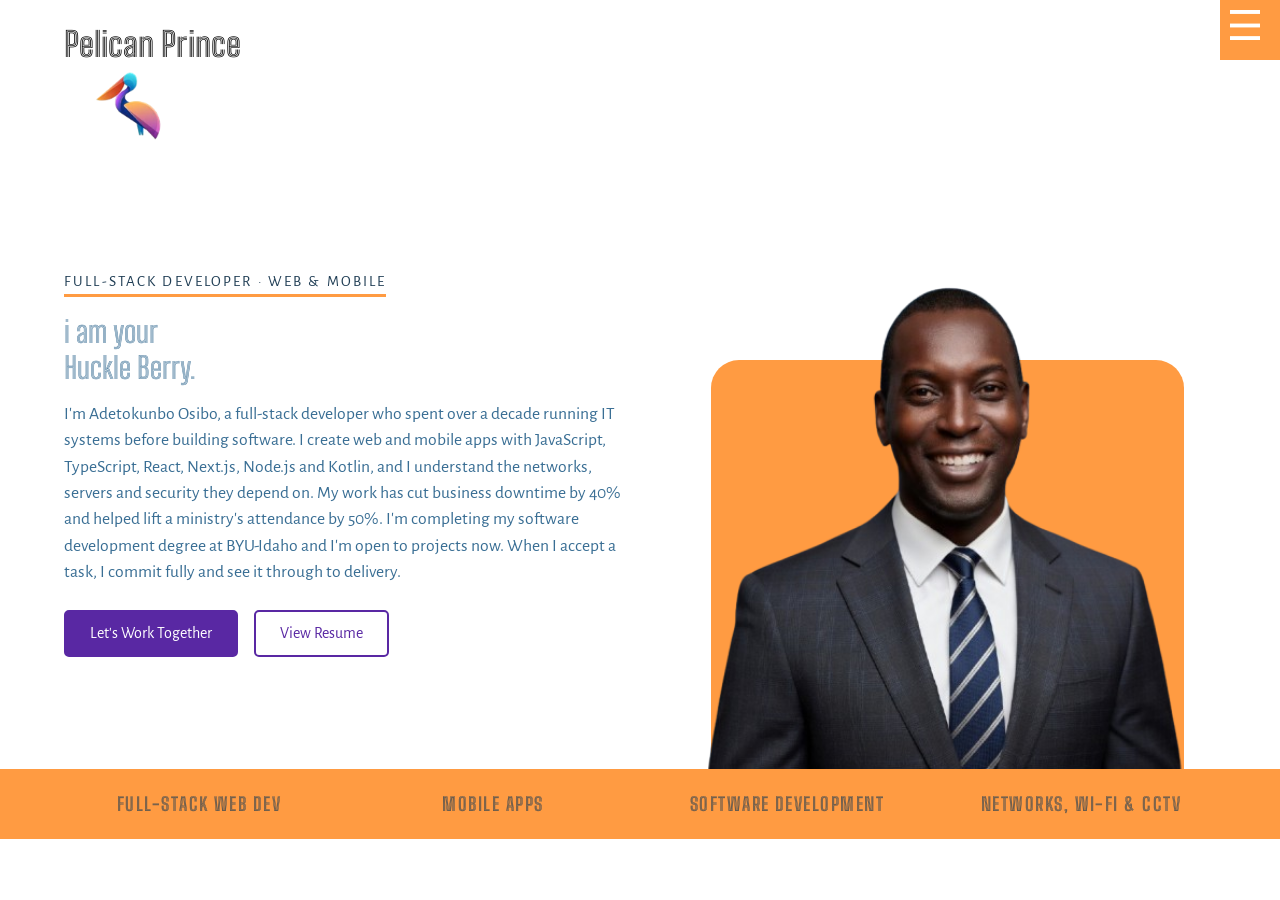
<file: index.html>
<!DOCTYPE html>
<html lang="en">
  <head>
    <meta charset="UTF-8" />
    <meta http-equiv="X-UA-Compatible" content="IE=edge" />
    <meta name="viewport" content="width=device-width, initial-scale=1.0" />
    <link rel="icon" href="img/favicon.icon.png" type="image/x-icon" />
    <link rel="shortcut icon" href="img/favicon.icon.png" type="image/x-icon" />
    <link rel="stylesheet" href="style/styles.css" />
    <meta name="description" content="Adetokunbo Osibo is a full-stack web and Android developer with over a decade of IT infrastructure experience, ready to work and committed to delivering." />
    <title>Pelican Prince | Full-Stack Developer &amp; IT Specialist</title>
  </head>
  <body>
    <header>
      <a href="index.html" class="brand" aria-label="Pelican Prince, go to the homepage">
        <div class="logo">Pelican Prince</div>
        <div class="logo-image"><img src="img/portfolio_logo.png" alt="" /></div>
      </a>
      <div class="toggle"></div>

      <div id="menu-button" onclick="toggleMenu()">
        <img id="menu-icon" src="img/menu.png" alt="Menu" />
      </div>
      <div id="menu-content" style="display: none"></div>
    </header>

    <section class="home">
      <div class="home-art">
        <img src="img/Mesmiles.png" class="home-img" alt="Portrait of Adetokunbo Olutola Osibo" />
      </div>

      <div class="home-content">
        <p class="eyebrow">Full-Stack Developer &middot; Web &amp; Mobile</p>
        <h1>
          i am your <br />
          Huckle Berry.
        </h1>
        <p>
          I'm Adetokunbo Osibo, a full-stack developer who spent over a decade
          running IT systems before building software. I create
          web and mobile apps with JavaScript, TypeScript, React, Next.js,
          Node.js and Kotlin, and I understand the networks, servers and
          security they depend on. My work has cut business downtime by 40%
          and helped lift a ministry's attendance by 50%. I'm completing my
          software development degree at BYU-Idaho and I'm open to projects now.
          When I accept a task, I commit fully and see it through to delivery.
        </p>
        <div class="home-actions">
          <a href="contact.html" class="btn">Let's Work Together</a>
          <a href="resume.html" class="btn btn-outline">View Resume</a>
        </div>
      </div>
    </section>

    <section class="home-band" aria-label="Key strengths">
      <ul>
        <li>Full-Stack Web Dev</li>
        <li>Mobile Apps</li>
        <li>Software Development</li>
        <li>Networks, Wi-Fi &amp; CCTV</li>
      </ul>
    </section>

    <script src="js/menu.js"></script>
  </body>
</html>
</file>
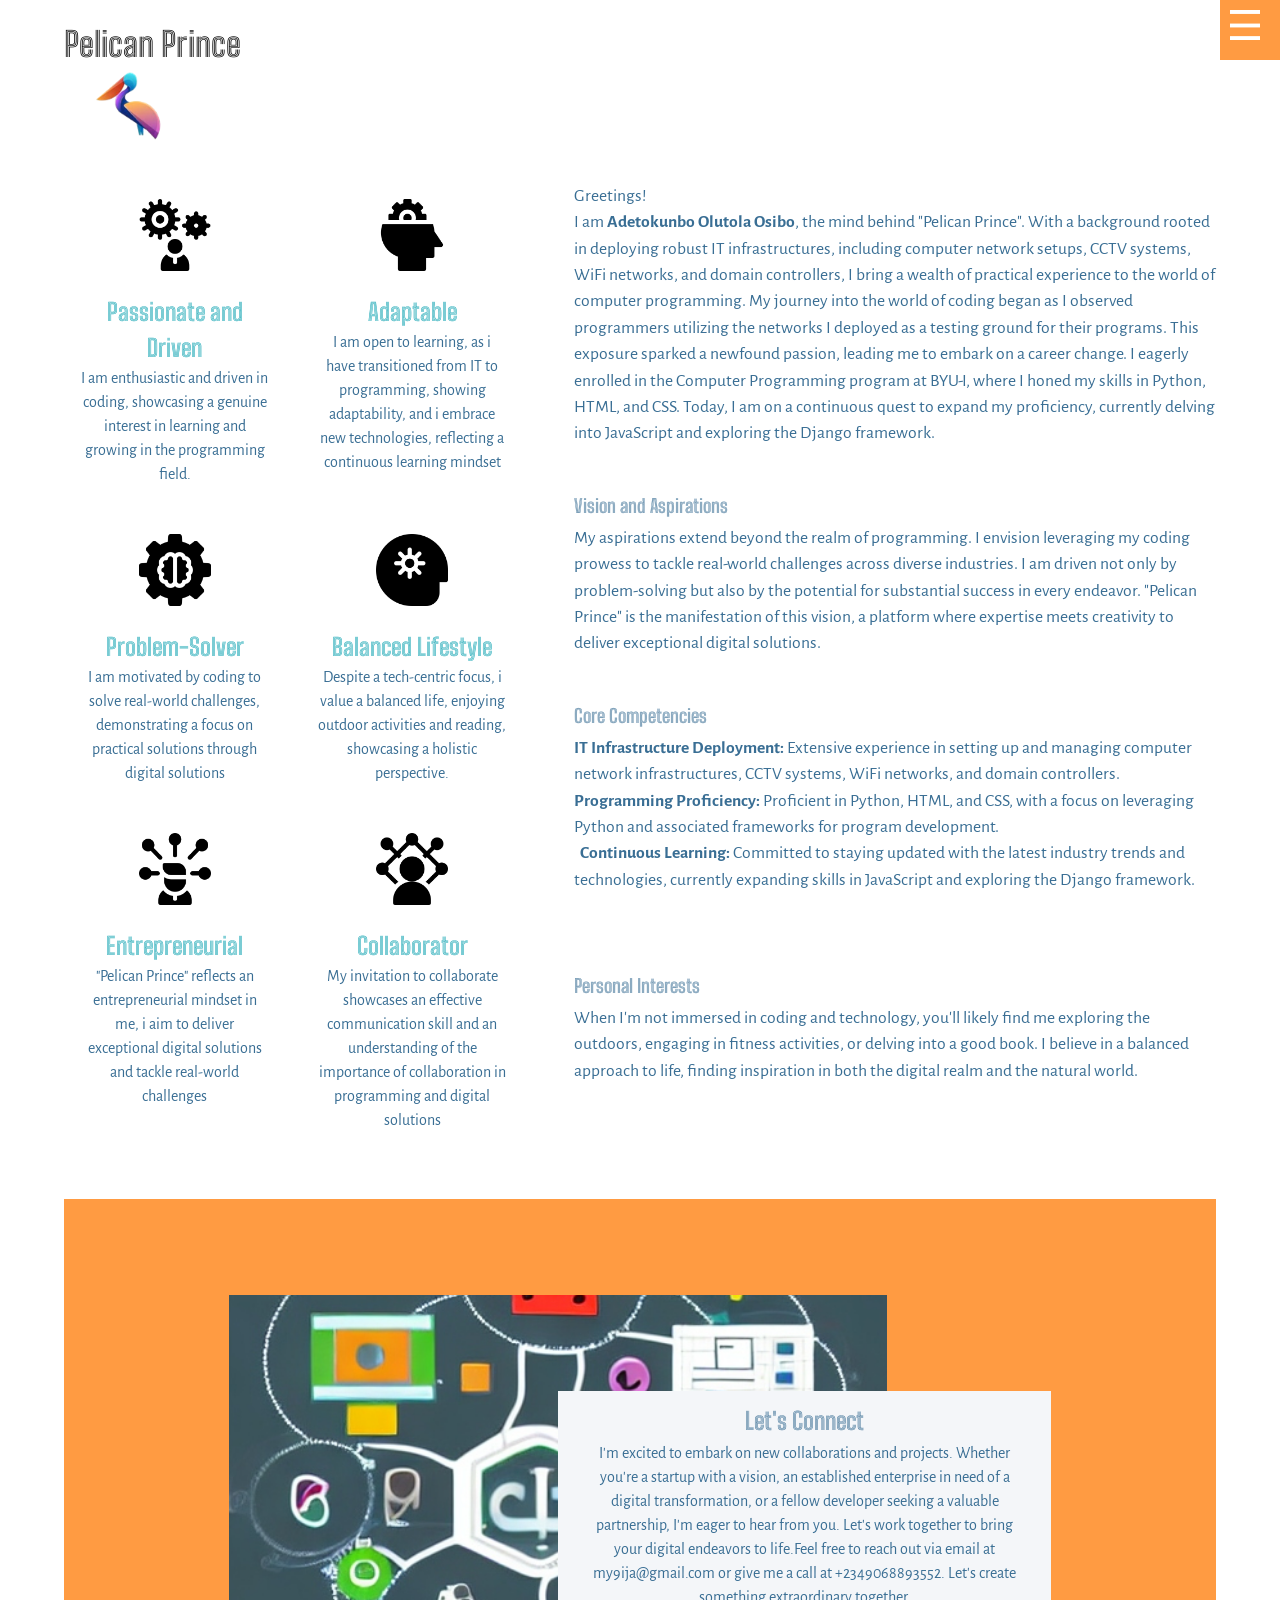
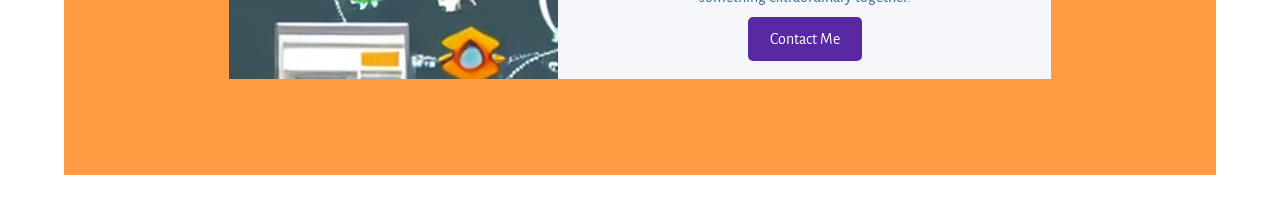
<file: about.html>
<!DOCTYPE html>
<html lang="en">
 <head>
    <meta charset="UTF-8" />
    <meta http-equiv="X-UA-Compatible" content="IE=edge" />
    <meta name="viewport" content="width=device-width, initial-scale=1.0" />
    <link rel="icon" href="img/favicon.icon.png" type="image/x-icon" />
    <link rel="shortcut icon" href="img/favicon.icon.png" type="image/x-icon" />
    <link rel="stylesheet" href="style/styles.css" />
    <title>Pelican Prince | About Me</title>
  </head>
  <body>
    <header>
      <a href="index.html" class="brand" aria-label="Pelican Prince, go to the homepage">
        <div class="logo">Pelican Prince</div>
        <div class="logo-image"><img src="img/portfolio_logo.png" alt="" /></div>
      </a>
      <div class="toggle"></div>

      <div id="menu-button" onclick="toggleMenu()">
        <img id="menu-icon" src="img/menu.png" alt="Menu" />
      </div>
      <div id="menu-content" style="display: none"></div>
    </header>

    

    <section class="about-section">
      <div class="title">
        <p>
          Greetings! <br>I am <b>Adetokunbo Olutola Osibo</b>, the mind behind "Pelican Prince". With a background rooted in deploying robust IT infrastructures, including computer network setups, CCTV systems, WiFi networks, and domain controllers, I bring a wealth of practical experience to the world of computer programming. My journey into the world of coding began as I observed programmers utilizing the networks I deployed as a testing ground for their programs. This exposure sparked a newfound passion, leading me to embark on a career change. I eagerly enrolled in the Computer Programming program at BYU-I, where I honed my skills in Python, HTML, and CSS. Today, I am on a continuous quest to expand my proficiency, currently delving into JavaScript and exploring the Django framework.</p>
        <h3>Vision and Aspirations</h3>
        <p>
          My aspirations extend beyond the realm of programming. I envision leveraging my coding prowess to tackle real-world challenges across diverse industries. I am driven not only by problem-solving but also by the potential for substantial success in every endeavor. "Pelican Prince" is the manifestation of this vision, a platform where expertise meets creativity to deliver exceptional digital solutions.</p>
        <h3>Core Competencies</h3>
        <p>
        <b>IT Infrastructure Deployment:</b> Extensive experience in setting up and managing computer network infrastructures, CCTV systems, WiFi networks, and domain controllers. <br>
        
        <b>Programming Proficiency:</b> Proficient in Python, HTML, and CSS, with a focus on leveraging Python and associated frameworks for program development. <br>
         
        <b>Continuous Learning:</b> Committed to staying updated with the latest industry trends and technologies, currently expanding skills in JavaScript and exploring the Django framework.</p>
         
        <h3>Personal Interests</h3>
        <p>When I'm not immersed in coding and technology, you'll likely find me exploring the outdoors, engaging in fitness activities, or delving into a good book. I believe in a balanced approach to life, finding inspiration in both the digital realm and the natural world.</p>
      </div>
      <div id="background">
        <img
          class="computer_art"
          src="img/computer ofthings.jpeg"
          alt="Misty mountains"
        />
        <section class="msg">
          <h2><b>Let's Connect</b></h2>
          <p>
            I'm excited to embark on new collaborations and projects. Whether you're a startup with a vision, an established enterprise in need of a digital transformation, or a fellow developer seeking a valuable partnership, I'm eager to hear from you. Let's work together to bring your digital endeavors to life.Feel free to reach out via email at my9ija@gmail.com or give me a call at +2349068893552. Let's create something extraordinary together.
          </p>
          <a class="join" href="contact.html">Contact Me</a>
        </section>
      </div>

      <div class="about_me">
        <div class="about">
          <div class="icon">
            <img src="img/management_9406042.png" alt="" />
          </div>
          <h2>Passionate and Driven</h2>
          I am enthusiastic and driven in coding, showcasing a genuine interest in learning and growing in the programming field.
        </div>
        <div class="about">
          <div class="icon">
            <img src="img/experience_3442327.png" alt="" />
          </div>
          <h2>Adaptable</h2>
          I am open to learning, as i have transitioned from IT to programming, showing adaptability, and i embrace  new technologies, reflecting a continuous learning mindset
        </div>
        <div class="about">
          <div class="icon">
            <img src="img/artificial-intelligence_7747504.png" alt="" />
          </div>
          <h2>Problem-Solver</h2>
          I am motivated by coding to solve real-world challenges, demonstrating a focus on practical solutions through digital solutions
        </div>
        <div class="about">
          <div class="icon">
            <img src="img/thinking_502949.png" alt="" />
          </div>
          <h2>Balanced Lifestyle</h2>
          Despite a tech-centric focus, i value a balanced life, enjoying outdoor activities and reading, showcasing a holistic perspective.
        </div>
        <div class="about">
          <div class="icon">
            <img src="img/intelligence_8389115.png" alt="" />
          </div>
          <h2>Entrepreneurial</h2>
          "Pelican Prince" reflects an entrepreneurial mindset in me, i aim to deliver exceptional digital solutions and tackle real-world challenges
        </div>
        <div class="about">
          <div class="icon">
            <img src="img/networking_3564882.png" alt="" />
          </div>
          <h2>Collaborator</h2>
          My invitation to collaborate showcases an effective communication skill and an understanding of the importance of collaboration in programming and digital solutions
        </div>
      </div>
    </section>

    <script src="js/menu.js"></script>
  </body>
</html>
</file>
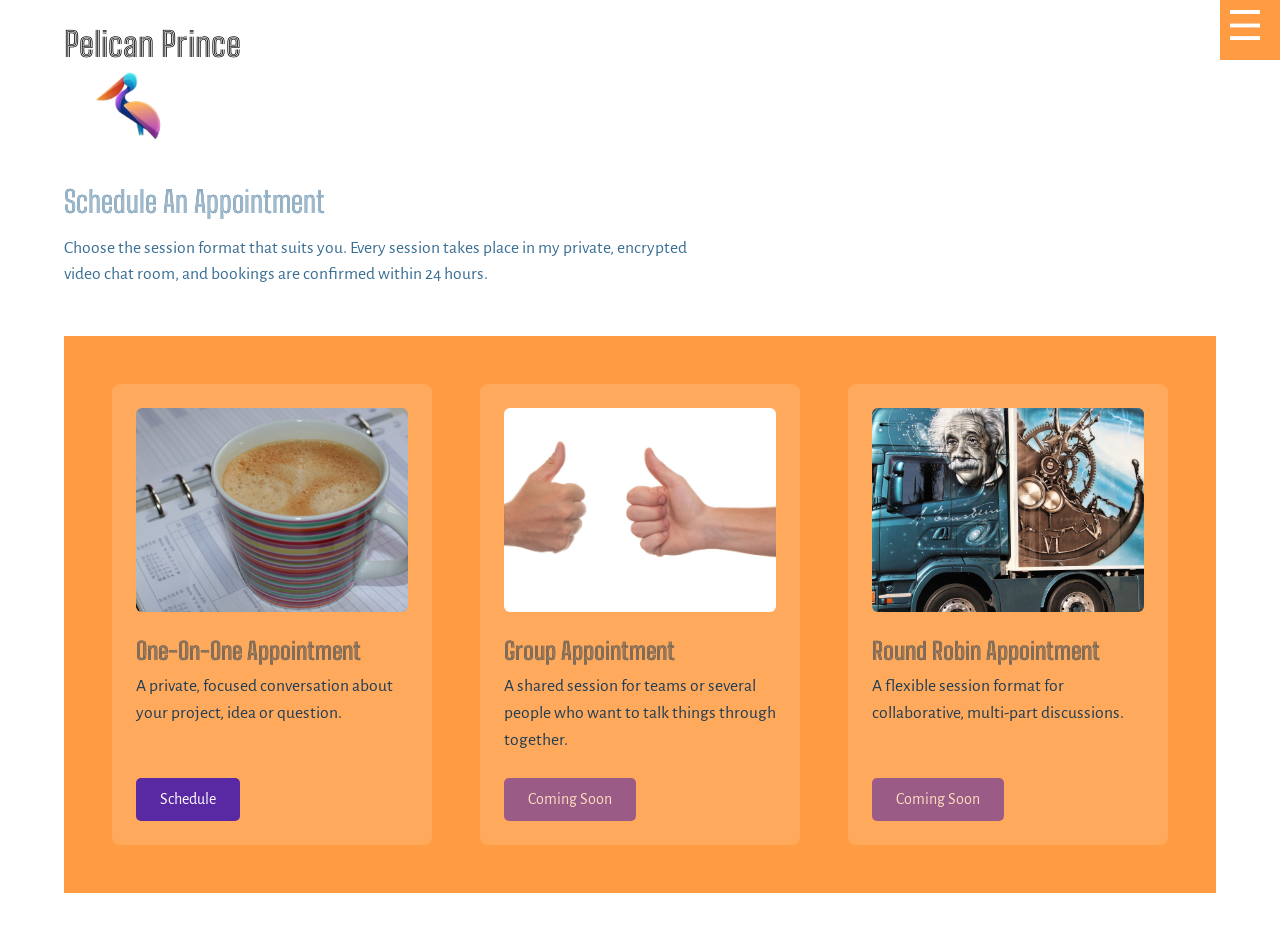
<file: appointment.html>
<!DOCTYPE html>
<html lang="en">
  <head>
    <meta charset="UTF-8" />
    <meta http-equiv="X-UA-Compatible" content="IE=edge" />
    <meta name="viewport" content="width=device-width, initial-scale=1.0" />
    <link rel="icon" href="img/favicon.icon.png" type="image/x-icon" />
    <link rel="shortcut icon" href="img/favicon.icon.png" type="image/x-icon" />
    <link rel="stylesheet" href="style/styles.css" />
    <title>Pelican Prince | Appointments</title>
  </head>
  <body>
    <header>
      <a href="index.html" class="brand" aria-label="Pelican Prince, go to the homepage">
        <div class="logo">Pelican Prince</div>
        <div class="logo-image"><img src="img/portfolio_logo.png" alt="" /></div>
      </a>
      <div class="toggle"></div>

      <div id="menu-button" onclick="toggleMenu()">
        <img id="menu-icon" src="img/menu.png" alt="Menu" />
      </div>
      <div id="menu-content" style="display: none"></div>
    </header>

    <section class="appointment">
      <div class="appt-intro">
        <h1>Schedule An Appointment</h1>
        <p>
          Choose the session format that suits you. Every session takes place in
          my private, encrypted video chat room, and bookings are confirmed
          within 24 hours.
        </p>
      </div>

      <div class="appt-grid">
        <article class="appt-card">
          <img src="img/cup-of-coffee.jpg" alt="A cup of coffee on a planner" />
          <div class="appt-body">
            <h3>One-On-One Appointment</h3>
            <p>A private, focused conversation about your project, idea or question.</p>
          </div>
          <a href="https://calendly.com/pelican-prince/meet-me-one-on-one" target="_blank" rel="noopener">
            <button class="btn">Schedule</button>
          </a>
        </article>

        <article class="appt-card">
          <img src="img/thumb.jpg" alt="Two thumbs up" />
          <div class="appt-body">
            <h3>Group Appointment</h3>
            <p>A shared session for teams or several people who want to talk things through together.</p>
          </div>
          <button class="btn" disabled>Coming Soon</button>
        </article>

        <article class="appt-card">
          <img src="img/genius appointment.jpg" alt="A truck painted with a portrait of Albert Einstein" />
          <div class="appt-body">
            <h3>Round Robin Appointment</h3>
            <p>A flexible session format for collaborative, multi-part discussions.</p>
          </div>
          <button class="btn" disabled>Coming Soon</button>
        </article>
      </div>
    </section>

    <script src="js/menu.js"></script>
  </body>
</html>
</file>
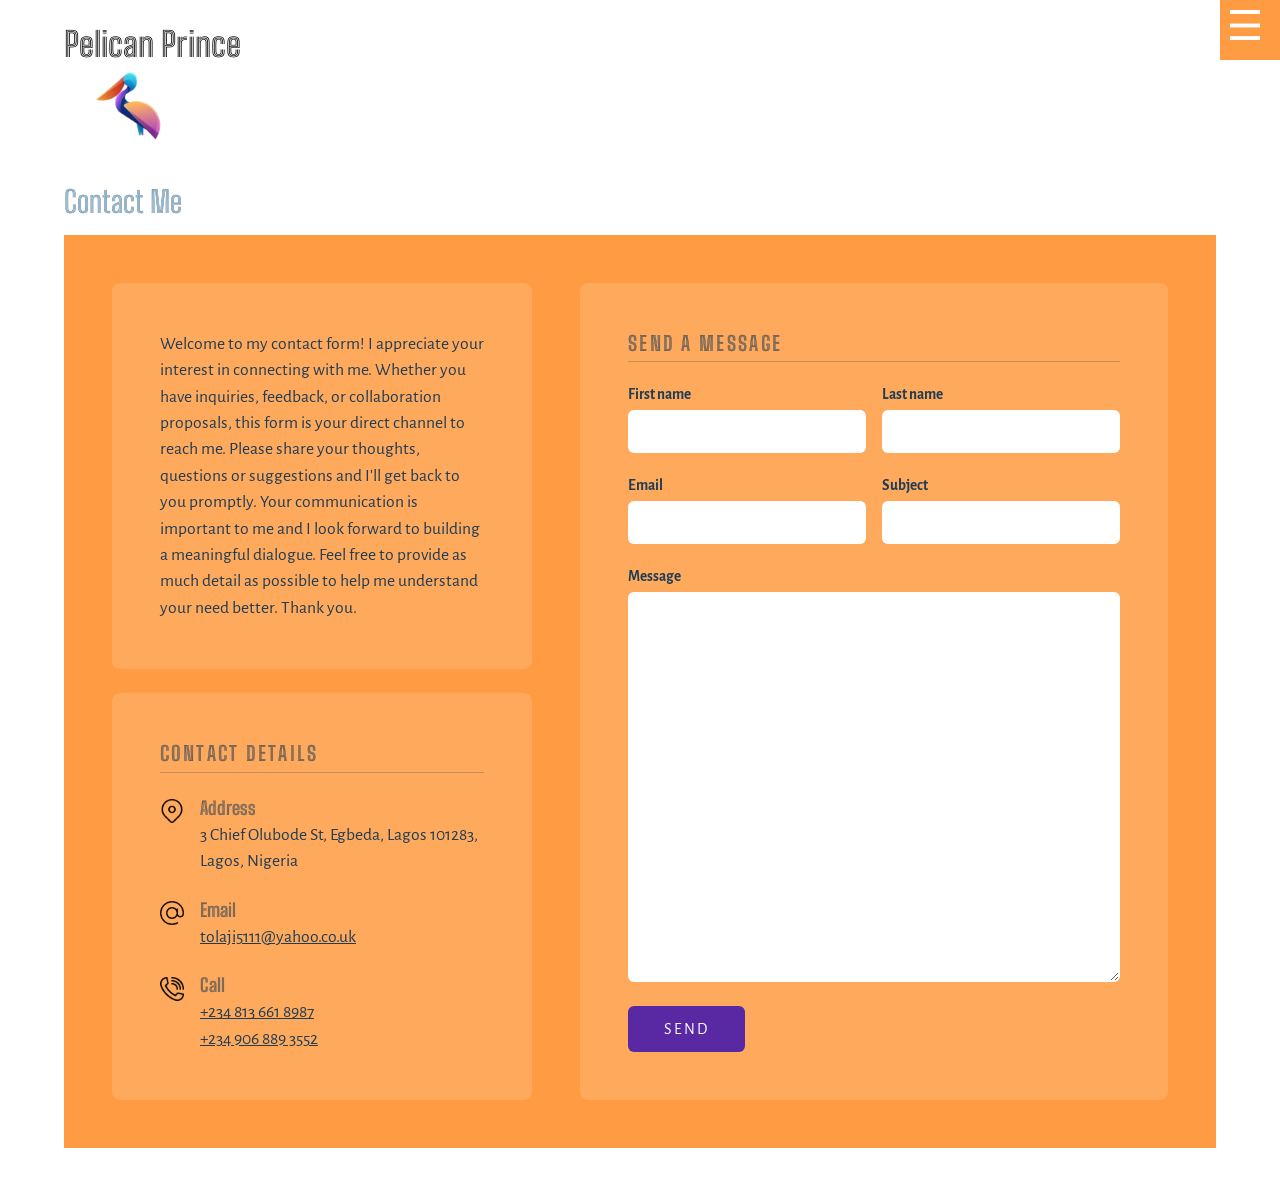
<file: contact-form.html>
<!DOCTYPE html>
<html lang="en">
  <head>
    <meta charset="UTF-8" />
    <meta http-equiv="X-UA-Compatible" content="IE=edge" />
    <meta name="viewport" content="width=device-width, initial-scale=1.0" />
    <link rel="icon" href="img/favicon.icon.png" type="image/x-icon" />
    <link rel="shortcut icon" href="img/favicon.icon.png" type="image/x-icon" />
    <link rel="stylesheet" href="style/styles.css" />
    <title>Pelican Prince</title>
  </head>
  <body>
    <header>
      <a href="index.html" class="brand" aria-label="Pelican Prince, go to the homepage">
        <div class="logo">Pelican Prince</div>
        <div class="logo-image"><img src="img/portfolio_logo.png" alt="" /></div>
      </a>
      <div class="toggle"></div>

      <div id="menu-button" onclick="toggleMenu()">
        <img id="menu-icon" src="img/menu.png" alt="Menu" />
      </div>
      <div id="menu-content" style="display: none"></div>
    </header>

    <section class="cf-section">
      <h1 class="cf-title">Contact Me</h1>

      <div class="cf-panel">
      <div class="cf-layout">
        <div class="cf-card cf-intro">
          <p>
            Welcome to my contact form! I appreciate your interest in connecting
            with me. Whether you have inquiries, feedback, or collaboration
            proposals, this form is your direct channel to reach me. Please
            share your thoughts, questions or suggestions and I'll get back to
            you promptly. Your communication is important to me and I look
            forward to building a meaningful dialogue. Feel free to provide as
            much detail as possible to help me understand your need better.
            Thank you.
          </p>
        </div>

        <form class="cf-card cf-form" action="https://api.web3forms.com/submit" method="POST">
          <h2>Send a Message</h2>

          <!-- Web3Forms settings: paste your access key below (get one free at web3forms.com) -->
          <input type="hidden" name="access_key" value="1b4099c9-eeeb-4dd1-acc0-788e0352d94a" />
          <input type="hidden" name="from_name" value="Pelican Prince Website" />
          <input type="hidden" name="name" value="" />
          <!-- spam trap: real visitors never see or tick this -->
          <input type="checkbox" name="botcheck" class="cf-trap" tabindex="-1" autocomplete="off" />

          <div class="cf-fields">
            <div class="cf-field">
              <label for="first-name">First name</label>
              <input id="first-name" name="first-name" type="text" autocomplete="given-name" required />
            </div>
            <div class="cf-field">
              <label for="last-name">Last name</label>
              <input id="last-name" name="last-name" type="text" autocomplete="family-name" required />
            </div>
            <div class="cf-field">
              <label for="email">Email</label>
              <input id="email" name="email" type="email" autocomplete="email" required />
            </div>
            <div class="cf-field">
              <label for="subject">Subject</label>
              <input id="subject" name="subject" type="text" />
            </div>
            <div class="cf-field cf-full">
              <label for="message">Message</label>
              <textarea id="message" name="message" rows="6" required></textarea>
            </div>
            <div class="cf-field cf-full">
              <button type="submit" class="cf-submit">Send</button>
              <p class="cf-status" role="status" aria-live="polite"></p>
            </div>
          </div>
        </form>

        <aside class="cf-card cf-info">
          <h2>Contact Details</h2>
          <div class="cf-item">
            <img src="img/address.png" class="cf-icon" alt="" />
            <div class="cf-details">
              <h3>Address</h3>
              <p>3 Chief Olubode St, Egbeda, Lagos 101283, Lagos, Nigeria</p>
            </div>
          </div>
          <div class="cf-item">
            <img src="img/email.png" class="cf-icon" alt="" />
            <div class="cf-details">
              <h3>Email</h3>
              <a href="mailto:tolaji5111@yahoo.co.uk">tolaji5111@yahoo.co.uk</a>
            </div>
          </div>
          <div class="cf-item">
            <img src="img/call.png" class="cf-icon" alt="" />
            <div class="cf-details">
              <h3>Call</h3>
              <a href="tel:+2348136618987">+234 813 661 8987</a>
              <a href="tel:+2349068893552">+234 906 889 3552</a>
            </div>
          </div>
        </aside>
      </div>
      </div>
    </section>

    <script src="js/menu.js"></script>
    <script src="js/contact-form.js"></script>
  </body>
</html>
</file>
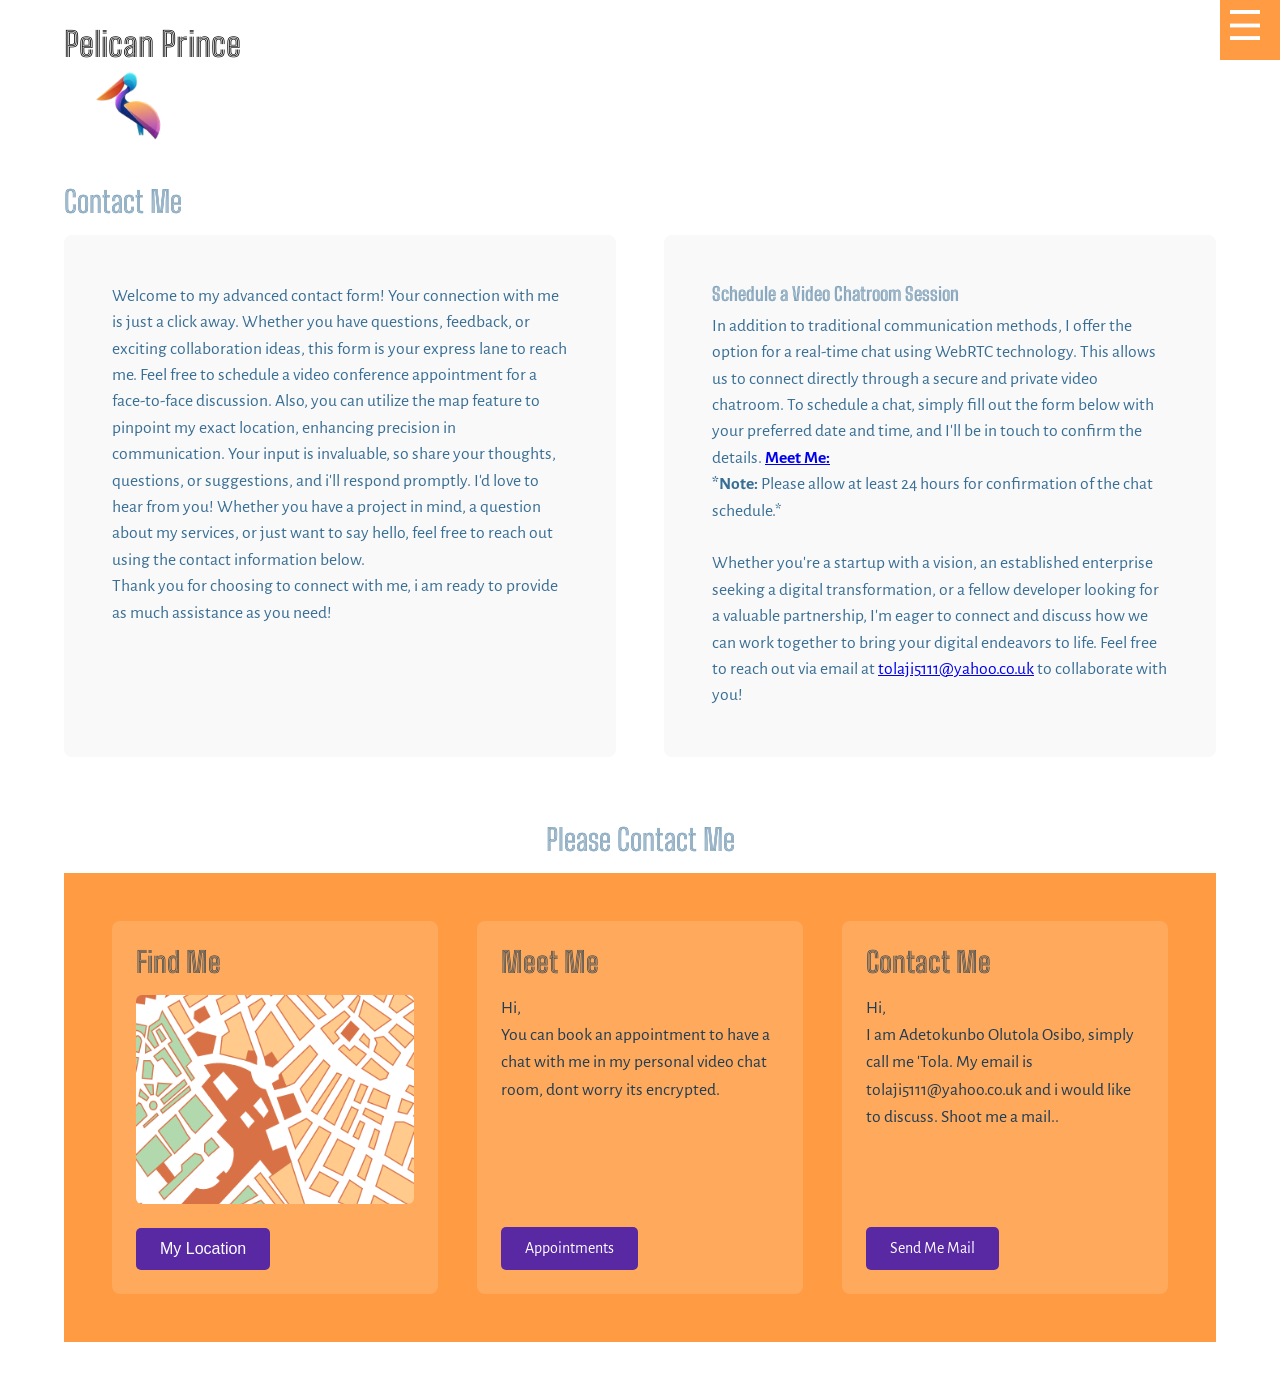
<file: contact.html>
<!DOCTYPE html>
<html lang="en">
  <head>
    <meta charset="UTF-8" />
    <meta http-equiv="X-UA-Compatible" content="IE=edge" />
    <meta name="viewport" content="width=device-width, initial-scale=1.0" />
    <link rel="icon" href="img/favicon.icon.png" type="image/x-icon" />
    <link rel="shortcut icon" href="img/favicon.icon.png" type="image/x-icon" />
    <link rel="stylesheet" href="style/styles.css" />
    <title>Pelican Prince | Contact</title>
  </head>
  <body>
    <header>
      <a href="index.html" class="brand" aria-label="Pelican Prince, go to the homepage">
        <div class="logo">Pelican Prince</div>
        <div class="logo-image"><img src="img/portfolio_logo.png" alt="" /></div>
      </a>
      <div class="toggle"></div>

      <div id="menu-button" onclick="toggleMenu()">
        <img id="menu-icon" src="img/menu.png" alt="Menu" />
      </div>
      <div id="menu-content" style="display: none"></div>
    </header>

    <section class="contact-intro">
      <div class="title">
        <h1>Contact Me</h1>

        <div class="intro-grid">
          <div class="intro-card">

        <p>
          Welcome to my advanced contact form! Your connection with me is just a
          click away. Whether you have questions, feedback, or exciting
          collaboration ideas, this form is your express lane to reach me. Feel
          free to schedule a video conference appointment for a face-to-face
          discussion. Also, you can utilize the map feature to pinpoint my exact
          location, enhancing precision in communication. Your input is
          invaluable, so share your thoughts, questions, or suggestions, and
          i'll respond promptly. I'd love to hear from you! Whether you have a
          project in mind, a question about my services, or just want to say
          hello, feel free to reach out using the contact information below.<br />
          Thank you for choosing to connect with me, i am ready to provide as
          much assistance as you need!
        </p>

          </div>

          <div class="intro-card">
        <h3>Schedule a Video Chatroom Session</h3>

        <p>
          In addition to traditional communication methods, I offer the option
          for a real-time chat using WebRTC technology. This allows us to
          connect directly through a secure and private video chatroom. To
          schedule a chat, simply fill out the form below with your preferred
          date and time, and I'll be in touch to confirm the details.
          <a href="#meet-me"><b>Meet Me:</b></a>

          <br /><b>*Note:</b> Please allow at least 24 hours for confirmation of
          the chat schedule.*

          <br /><br />

          Whether you're a startup with a vision, an established enterprise
          seeking a digital transformation, or a fellow developer looking for a
          valuable partnership, I'm eager to connect and discuss how we can work
          together to bring your digital endeavors to life. Feel free to reach
          out via email at <a href="#contact-me">tolaji5111@yahoo.co.uk</a> to
          collaborate with you!
        </p>
          </div>
        </div>
      </div>
    </section>
    <section>
      <div>
        <h1>Please Contact Me</h1>
      </div>
    </section>

    <section class="contact-column">
      <div class="contact-layout">
        <article class="one">
          <div class="map-diagram">
            <h1>Find Me</h1>
            <img src="img/map-diagram.png" alt="Map Diagram" />
            <button id="myBtn">My Location</button>
          </div>
          <!-- The Modal -->
          <div id="myModal" class="modal">
            <!-- Modal content -->
            <div class="modal-content">
              <div class="modal-header">
                <span class="close">&times;</span>
                <h2>My Location</h2>
              </div>

              <div>
                <iframe
                  src="https://maps.google.com/maps?q=Weflut%2C%20Candino%20House%2C%20Plot%203%20Chief%20Olubode%20St%2C%20Egbeda%2C%20Ikeja&#038;t=m&#038;z=10&#038;output=embed&#038;iwloc=near"
                  frameborder="0"
                >
                </iframe>
              </div>

              <div class="modal-footer">
                <h3>13 Chief Olabode Estate, Egbeda, Lagos - Nigeria</h3>
              </div>
            </div>
          </div>
        </article>

        <article>
          <div class="two">
            <h1 id="meet-me">Meet Me</h1>

            <p>
              Hi,<br />
              You can book an appointment to have a chat with me in my personal
              video chat room, dont worry its encrypted.
            </p>

            <a href="appointment.html" target="_blank">
              <button class="btn">Appointments</button>
            </a>
          </div>
        </article>

        <article class="three">
          <div>
            <h1 id="contact-me">Contact Me</h1>

            <p>
              Hi, <br />
              I am Adetokunbo Olutola Osibo, simply call me 'Tola. My email is
              tolaji5111@yahoo.co.uk and i would like to discuss. Shoot me a
              mail..
            </p>

            <a href="contact-form.html" target="_blank">
              <button class="btn">Send Me Mail</button>
            </a>
          </div>
        </article>
      </div>
    </section>

    <script src="js/menu.js"></script>
  </body>
</html>
</file>
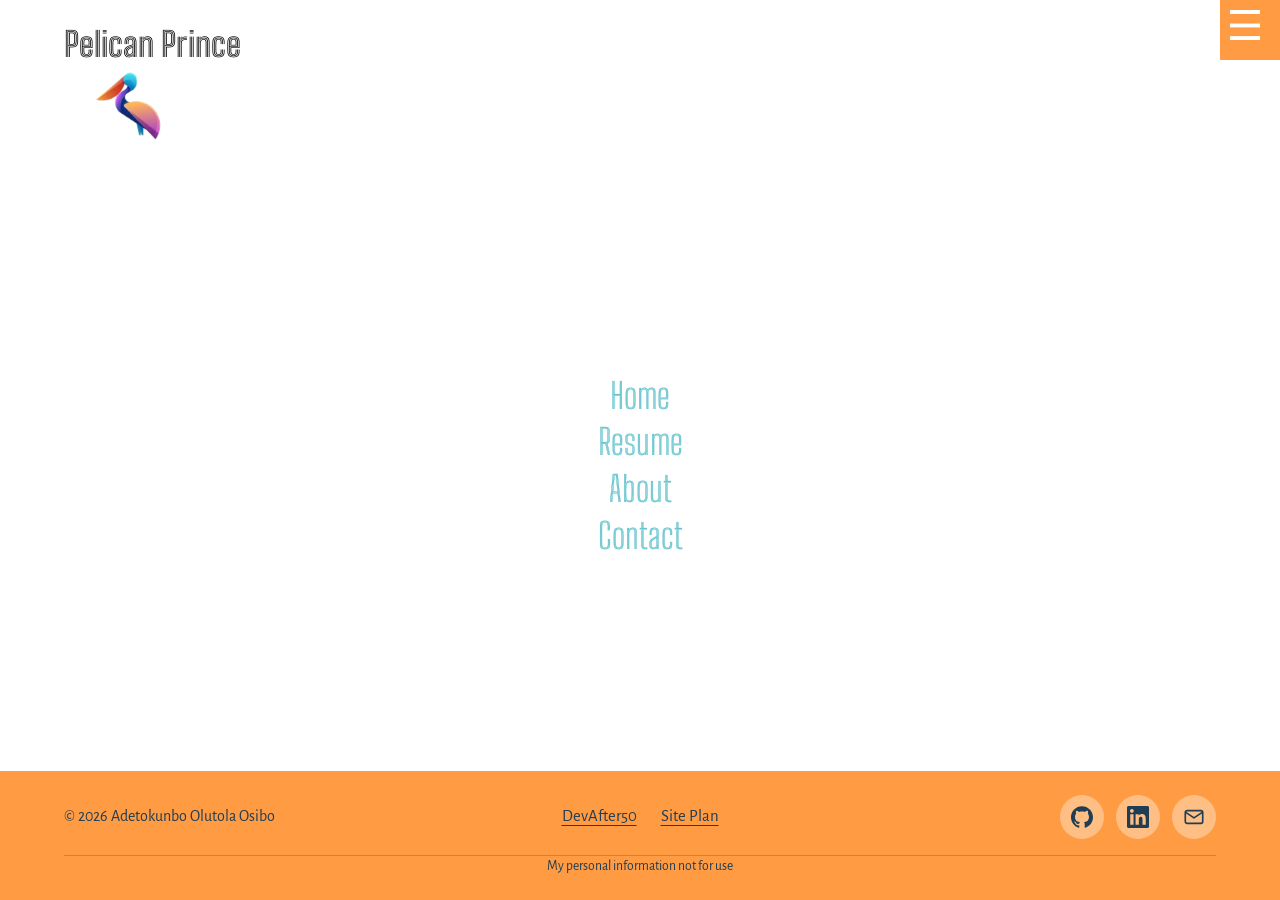
<file: navigation.html>
<!DOCTYPE html>
<html lang="en">
  <head>
    <meta charset="UTF-8" />
    <meta http-equiv="X-UA-Compatible" content="IE=edge" />
    <meta name="viewport" content="width=device-width, initial-scale=1.0" />
    <link rel="icon" href="img/favicon.icon.png" type="image/x-icon" />
    <link rel="shortcut icon" href="img/favicon.icon.png" type="image/x-icon" />
    <link rel="stylesheet" href="style/styles.css" />
    <title>Pelican Prince | Navigation</title>
  </head>
  <body>
    <header>
      <a href="index.html" class="brand" aria-label="Pelican Prince, go to the homepage">
        <div class="logo">Pelican Prince</div>
        <div class="logo-image"><img src="img/portfolio_logo.png" alt="" /></div>
      </a>
      <div class="toggle"></div>

      <div id="menu-button" onclick="toggleMenu()">
        <img id="menu-icon" src="img/menu.png" alt="Menu" />
      </div>
      <div id="menu-content" style="display: none"></div>
    </header>

    <!-- Nav Menu  -->
    <section class="navigation-menu">
      <ul>
        <li><a href="index.html">Home</a></li>
        <li><a href="resume.html">Resume</a></li>
        <li><a href="about.html">About</a></li>
        <li><a href="contact.html">Contact</a></li>
      </ul>
    </section>

    <footer class="site-footer">
      <div class="footer-inner">
        <p class="footer-copy">&copy; 2026 Adetokunbo Olutola Osibo</p>

        <nav class="footer-links" aria-label="Footer">
          <a href="https://tolaji.github.io/devafter50/" target="_blank" rel="noopener">DevAfter50</a>
          <a href="https://tolaji.github.io/wdd130/portfolio/site_plan.html" target="_blank" rel="noopener">Site Plan</a>
        </nav>

        <ul class="footer-social">
          <li>
            <a href="https://github.com/Tolaji" target="_blank" rel="noopener" aria-label="GitHub">
              <svg viewBox="0 0 24 24" aria-hidden="true" focusable="false"><path d="M12 .297c-6.63 0-12 5.373-12 12 0 5.303 3.438 9.8 8.205 11.385.6.113.82-.258.82-.577 0-.285-.01-1.04-.015-2.04-3.338.724-4.042-1.61-4.042-1.61C4.422 18.07 3.633 17.7 3.633 17.7c-1.087-.744.084-.729.084-.729 1.205.084 1.838 1.236 1.838 1.236 1.07 1.835 2.809 1.305 3.495.998.108-.776.417-1.305.76-1.605-2.665-.3-5.466-1.332-5.466-5.93 0-1.31.465-2.38 1.235-3.22-.135-.303-.54-1.523.105-3.176 0 0 1.005-.322 3.3 1.23.96-.267 1.98-.399 3-.405 1.02.006 2.04.138 3 .405 2.28-1.552 3.285-1.23 3.285-1.23.645 1.653.24 2.873.12 3.176.765.84 1.23 1.91 1.23 3.22 0 4.61-2.805 5.625-5.475 5.92.42.36.81 1.096.81 2.22 0 1.606-.015 2.896-.015 3.286 0 .315.21.69.825.57C20.565 22.092 24 17.592 24 12.297c0-6.627-5.373-12-12-12"/></svg>
            </a>
          </li>
          <li>
            <a href="https://www.linkedin.com/in/adetokunbo-osibo-a76b4027" target="_blank" rel="noopener" aria-label="LinkedIn">
              <svg viewBox="0 0 24 24" aria-hidden="true" focusable="false"><path d="M20.447 20.452h-3.554v-5.569c0-1.328-.027-3.037-1.852-3.037-1.853 0-2.136 1.445-2.136 2.939v5.667H9.351V9h3.414v1.561h.046c.477-.9 1.637-1.85 3.37-1.85 3.601 0 4.267 2.37 4.267 5.455v6.286zM5.337 7.433c-1.144 0-2.063-.926-2.063-2.065 0-1.138.92-2.063 2.063-2.063 1.14 0 2.064.925 2.064 2.063 0 1.139-.925 2.065-2.064 2.065zm1.782 13.019H3.555V9h3.564v11.452zM22.225 0H1.771C.792 0 0 .774 0 1.729v20.542C0 23.227.792 24 1.771 24h20.451C23.2 24 24 23.227 24 22.271V1.729C24 .774 23.2 0 22.222 0h.003z"/></svg>
            </a>
          </li>
          <li>
            <a href="mailto:tolaji5111@yahoo.co.uk" aria-label="Email">
              <svg viewBox="0 0 24 24" aria-hidden="true" focusable="false" class="stroke"><rect x="2.5" y="5" width="19" height="14" rx="2"/><path d="m3 7 9 6 9-6"/></svg>
            </a>
          </li>
        </ul>

        <p class="footer-note">My personal information not for use</p>
      </div>
    </footer>

    <script src="js/menu.js"></script>
  </body>
</html>
</file>
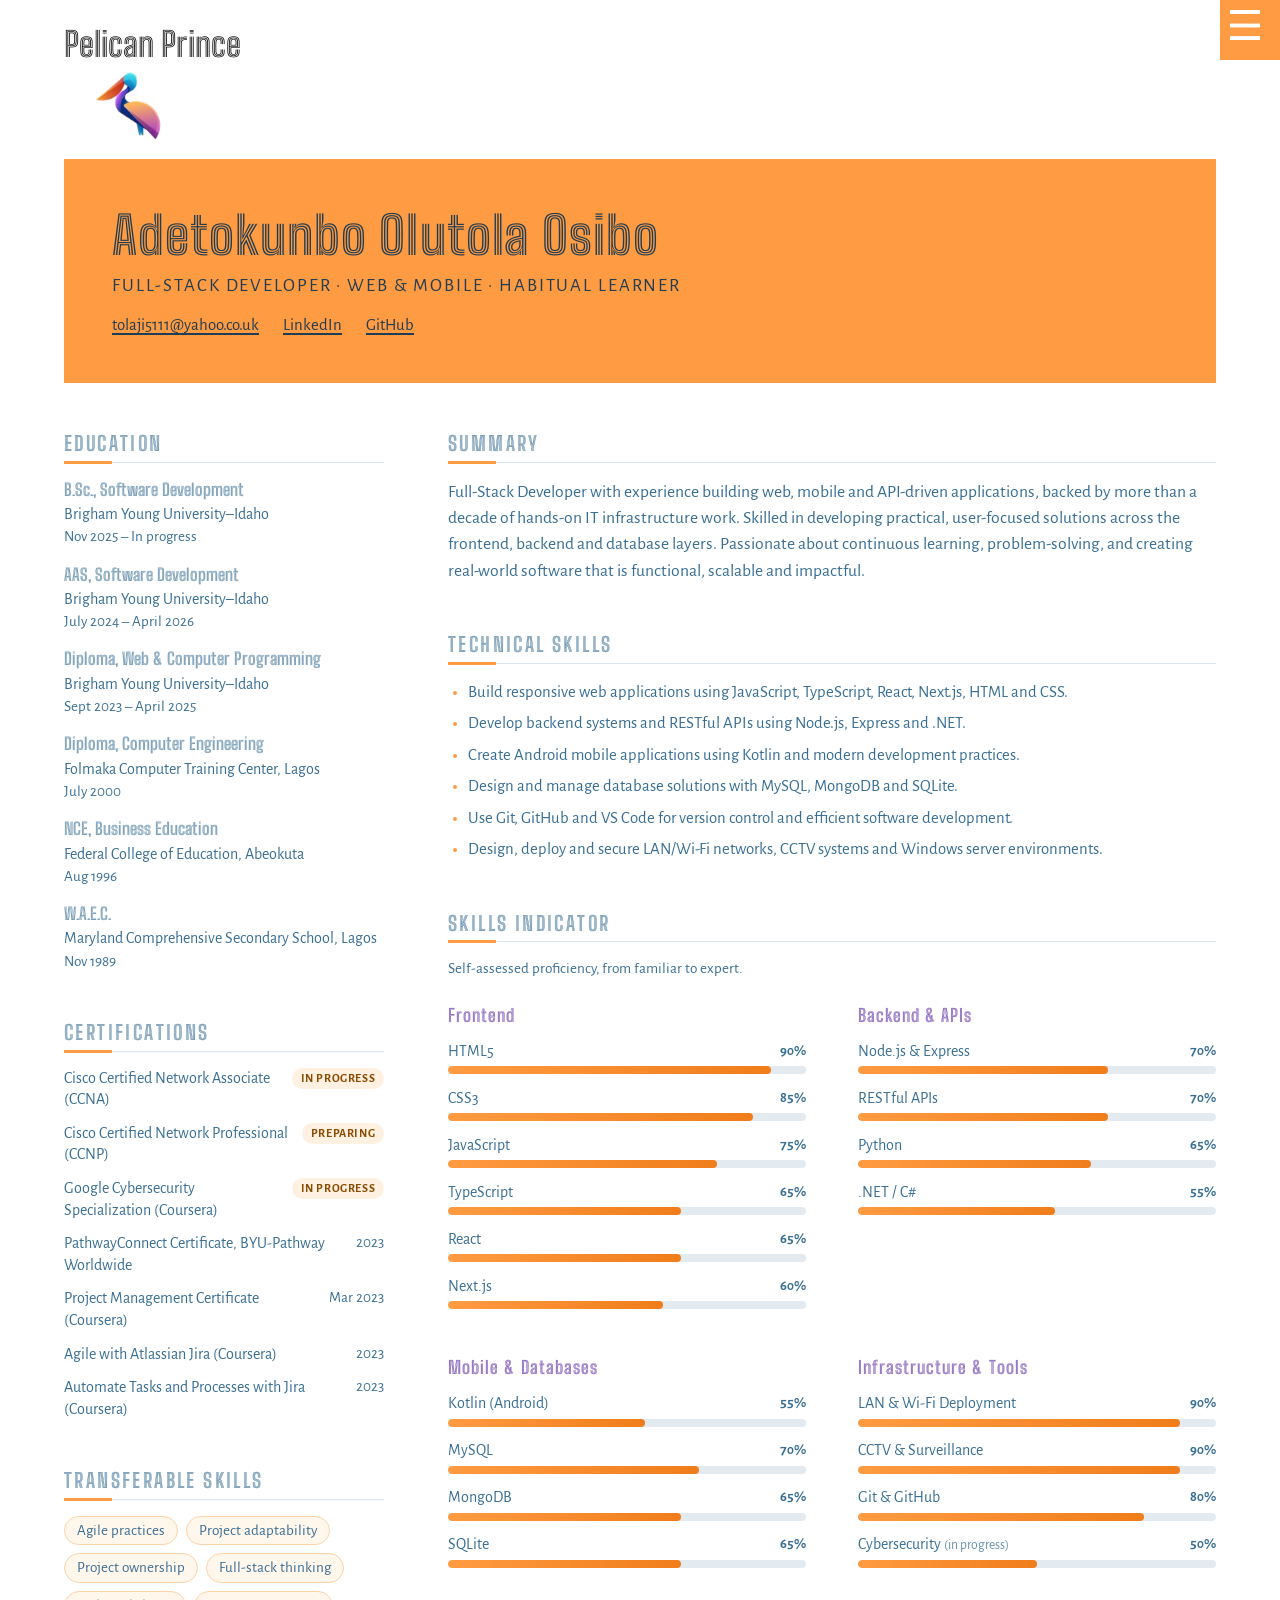
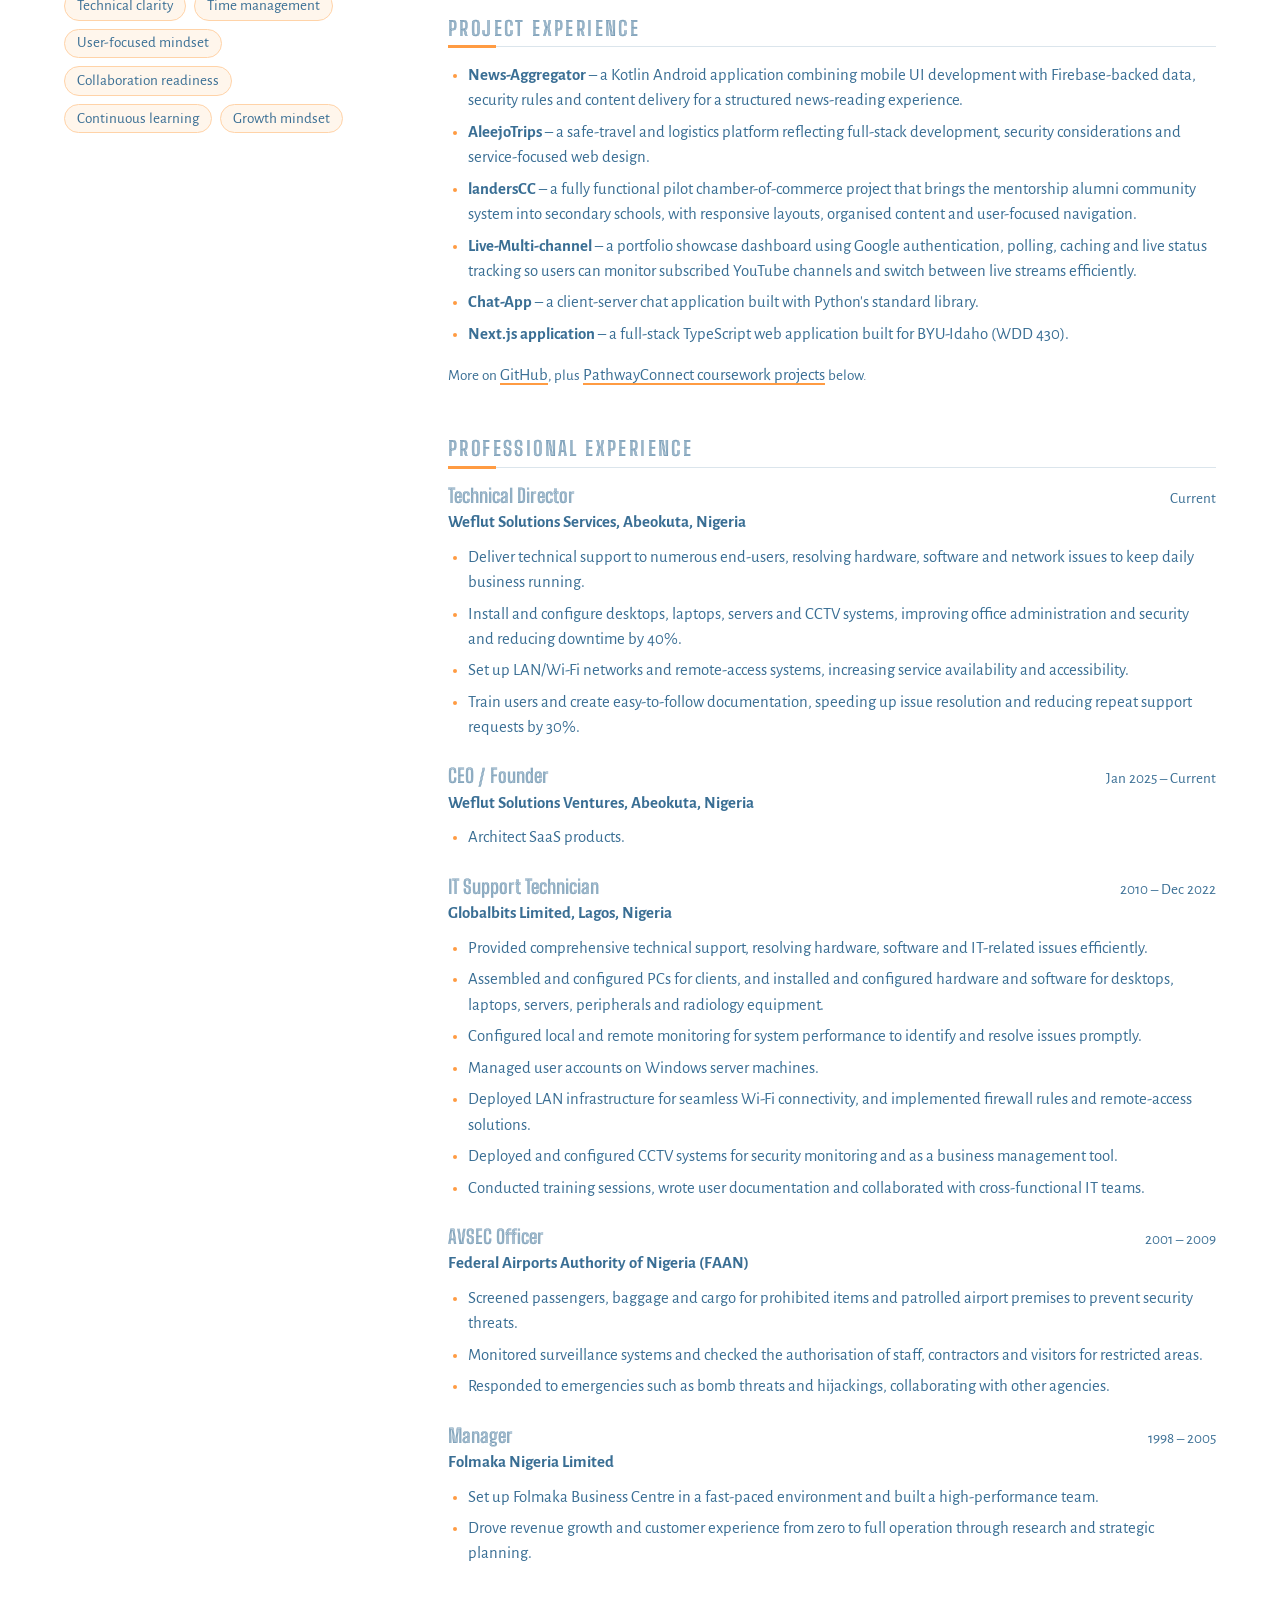
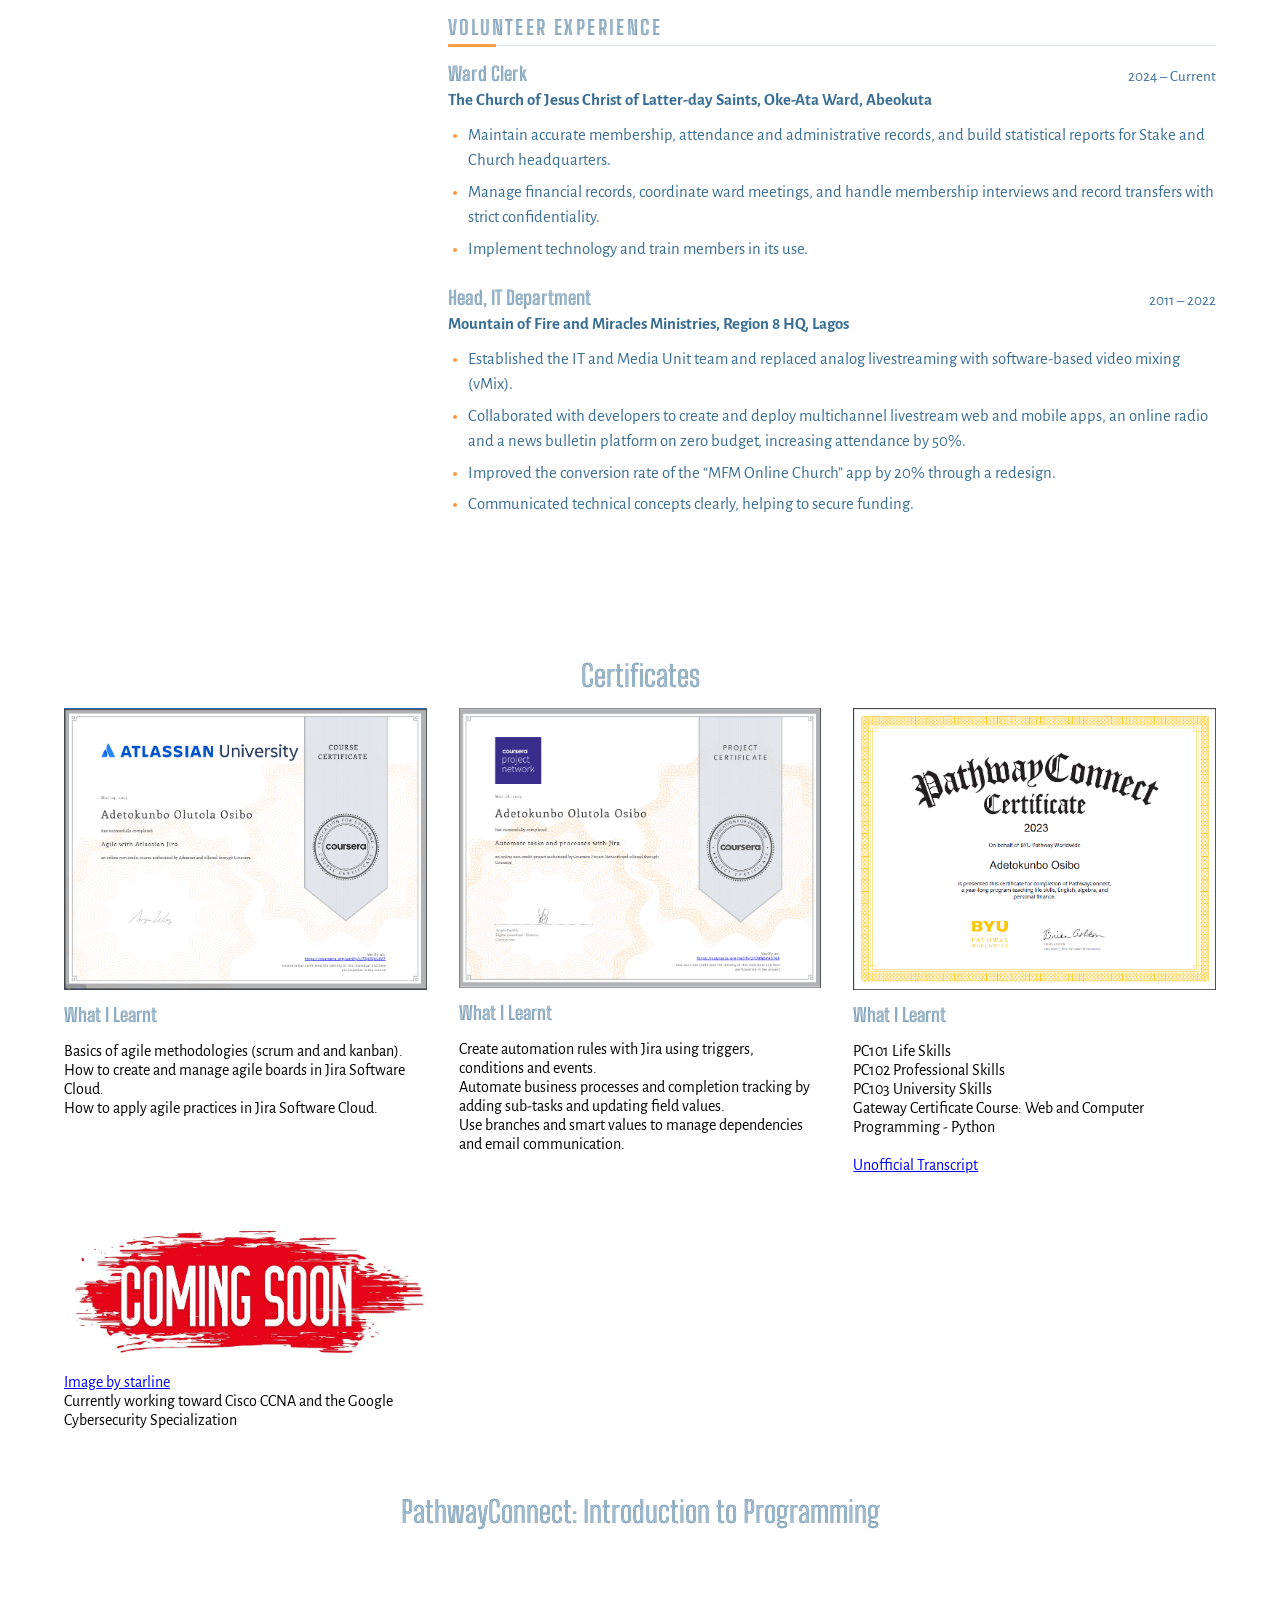
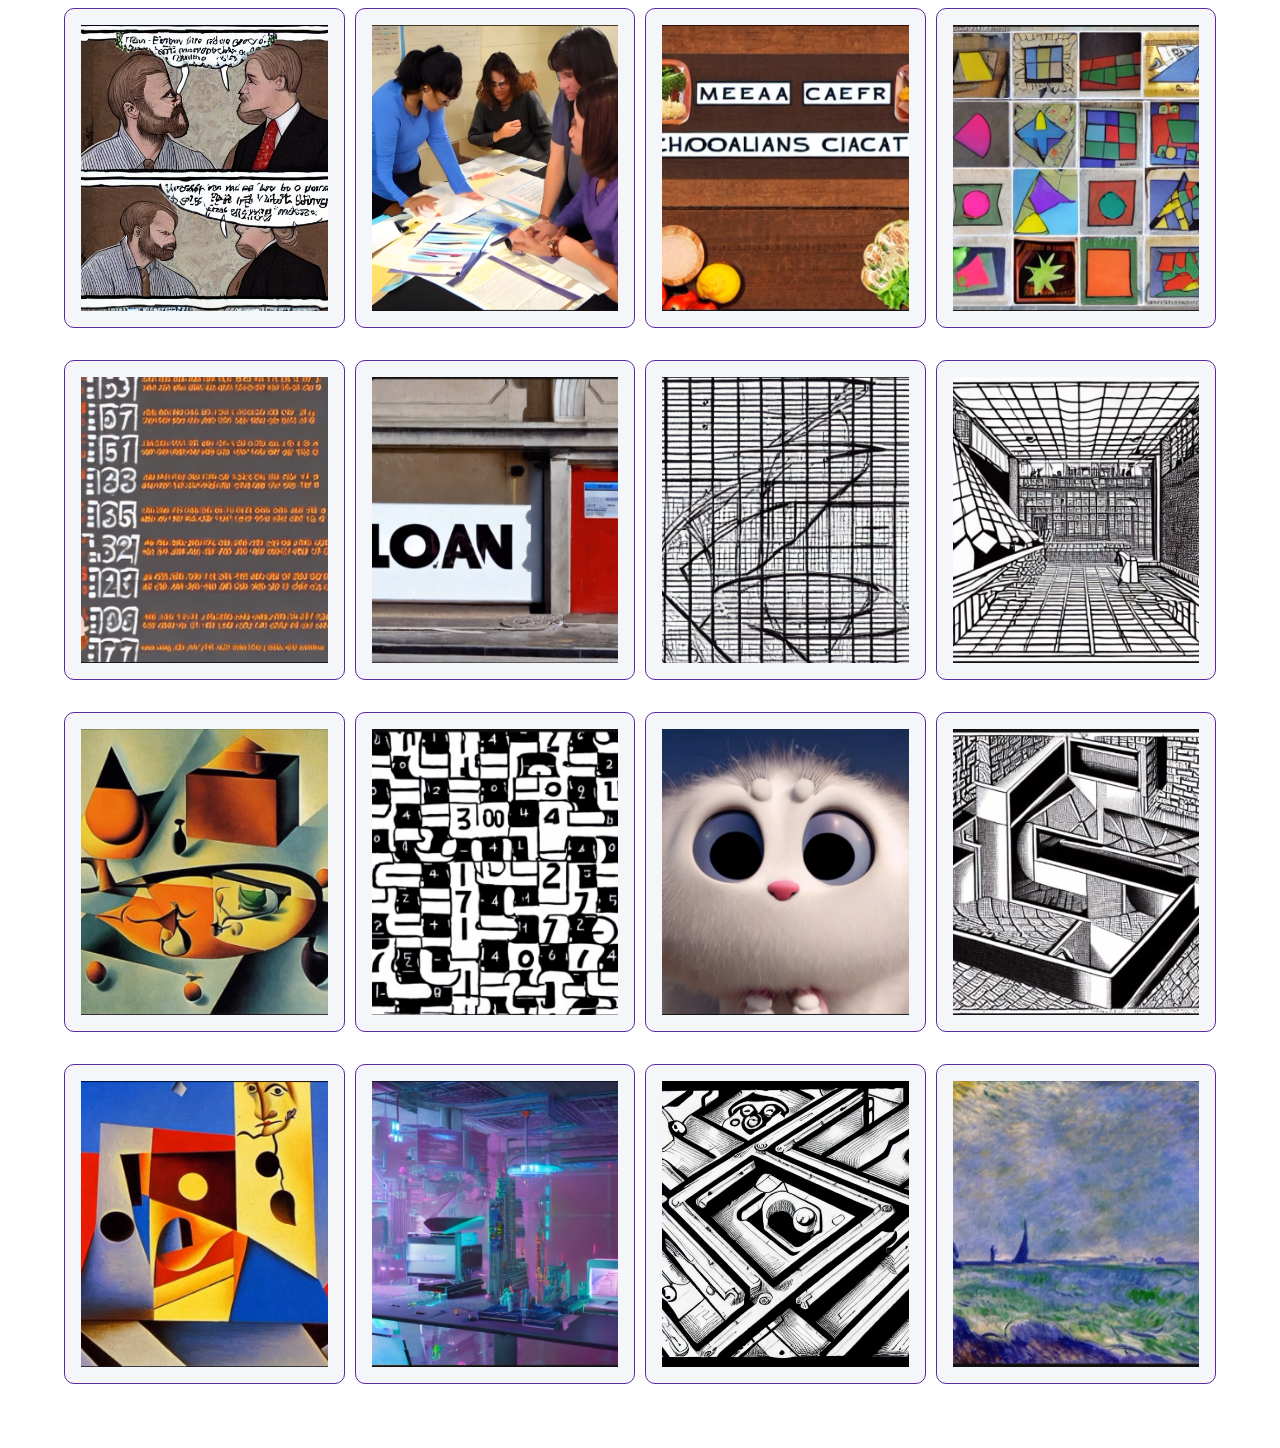
<file: resume.html>
<!DOCTYPE html>
<html lang="en">
 <head>
    <meta charset="UTF-8" />
    <meta http-equiv="X-UA-Compatible" content="IE=edge" />
    <meta name="viewport" content="width=device-width, initial-scale=1.0" />

    <link rel="icon" href="img/favicon.icon.png" type="image/x-icon" />
    <link rel="shortcut icon" href="img/favicon.icon.png" type="image/x-icon" />
    <link rel="stylesheet" href="style/styles.css" />

    <meta name="description" content="Resume of Adetokunbo Olutola Osibo: full-stack developer, IT infrastructure specialist and lifelong learner." />
    <title>Pelican Prince | Resume</title>
  </head>

  <body id="resume-page-body">
    <header id="resume-page-header">
      <a href="index.html" class="brand" aria-label="Pelican Prince, go to the homepage">
        <div class="logo">Pelican Prince</div>
        <div class="logo-image"><img src="img/portfolio_logo.png" alt="" /></div>
      </a>
      <div class="toggle"></div>

      <div id="menu-button" onclick="toggleMenu()">
        <img id="menu-icon" src="img/menu.png" alt="Menu" />
      </div>
      <div id="menu-content" style="display: none"></div>
    </header>

    <!-- RESUME -->
    <div class="resume-container">
      <!-- Intro -->
      <section class="rs-intro">
        <h1 class="rs-name">Adetokunbo Olutola Osibo</h1>
        <p class="rs-tagline">Full-Stack Developer &middot; Web &amp; Mobile &middot; Habitual Learner</p>
        <ul class="rs-links">
          <li><a href="mailto:tolaji5111@yahoo.co.uk">tolaji5111@yahoo.co.uk</a></li>
          <li><a href="https://www.linkedin.com/in/adetokunbo-osibo-a76b4027" target="_blank" rel="noopener">LinkedIn</a></li>
          <li><a href="https://github.com/Tolaji" target="_blank" rel="noopener">GitHub</a></li>
        </ul>
      </section>

      <section class="rs-layout">
        <!-- Main column -->
        <div class="rs-main">
          <article class="rs-block">
            <h2>Summary</h2>
            <p>
              Full-Stack Developer with experience building web, mobile and API-driven applications,
              backed by more than a decade of hands-on IT infrastructure work. Skilled in developing
              practical, user-focused solutions across the frontend, backend and database layers.
              Passionate about continuous learning, problem-solving, and creating real-world software
              that is functional, scalable and impactful.
            </p>
          </article>

          <article class="rs-block">
            <h2>Technical Skills</h2>
            <ul class="rs-list">
              <li>Build responsive web applications using JavaScript, TypeScript, React, Next.js, HTML and CSS.</li>
              <li>Develop backend systems and RESTful APIs using Node.js, Express and .NET.</li>
              <li>Create Android mobile applications using Kotlin and modern development practices.</li>
              <li>Design and manage database solutions with MySQL, MongoDB and SQLite.</li>
              <li>Use Git, GitHub and VS Code for version control and efficient software development.</li>
              <li>Design, deploy and secure LAN/Wi-Fi networks, CCTV systems and Windows server environments.</li>
            </ul>
          </article>

          <article class="rs-block" id="skills-indicator">
            <h2>Skills Indicator</h2>
            <p class="rs-note">Self-assessed proficiency, from familiar to expert.</p>
            <div class="rs-groups">
              <div class="rs-group">
                <h3>Frontend</h3>
                <ul class="rs-bars">
                  <li class="rs-bar" style="--level: 90"><span class="rs-bar-label">HTML5</span><span class="rs-bar-value">90%</span><span class="rs-bar-track" role="img" aria-label="HTML5, 90 percent"><span class="rs-bar-fill"></span></span></li>
                  <li class="rs-bar" style="--level: 85"><span class="rs-bar-label">CSS3</span><span class="rs-bar-value">85%</span><span class="rs-bar-track" role="img" aria-label="CSS3, 85 percent"><span class="rs-bar-fill"></span></span></li>
                  <li class="rs-bar" style="--level: 75"><span class="rs-bar-label">JavaScript</span><span class="rs-bar-value">75%</span><span class="rs-bar-track" role="img" aria-label="JavaScript, 75 percent"><span class="rs-bar-fill"></span></span></li>
                  <li class="rs-bar" style="--level: 65"><span class="rs-bar-label">TypeScript</span><span class="rs-bar-value">65%</span><span class="rs-bar-track" role="img" aria-label="TypeScript, 65 percent"><span class="rs-bar-fill"></span></span></li>
                  <li class="rs-bar" style="--level: 65"><span class="rs-bar-label">React</span><span class="rs-bar-value">65%</span><span class="rs-bar-track" role="img" aria-label="React, 65 percent"><span class="rs-bar-fill"></span></span></li>
                  <li class="rs-bar" style="--level: 60"><span class="rs-bar-label">Next.js</span><span class="rs-bar-value">60%</span><span class="rs-bar-track" role="img" aria-label="Next.js, 60 percent"><span class="rs-bar-fill"></span></span></li>
                </ul>
              </div>

              <div class="rs-group">
                <h3>Backend &amp; APIs</h3>
                <ul class="rs-bars">
                  <li class="rs-bar" style="--level: 70"><span class="rs-bar-label">Node.js &amp; Express</span><span class="rs-bar-value">70%</span><span class="rs-bar-track" role="img" aria-label="Node.js and Express, 70 percent"><span class="rs-bar-fill"></span></span></li>
                  <li class="rs-bar" style="--level: 70"><span class="rs-bar-label">RESTful APIs</span><span class="rs-bar-value">70%</span><span class="rs-bar-track" role="img" aria-label="RESTful APIs, 70 percent"><span class="rs-bar-fill"></span></span></li>
                  <li class="rs-bar" style="--level: 65"><span class="rs-bar-label">Python</span><span class="rs-bar-value">65%</span><span class="rs-bar-track" role="img" aria-label="Python, 65 percent"><span class="rs-bar-fill"></span></span></li>
                  <li class="rs-bar" style="--level: 55"><span class="rs-bar-label">.NET / C#</span><span class="rs-bar-value">55%</span><span class="rs-bar-track" role="img" aria-label=".NET and C sharp, 55 percent"><span class="rs-bar-fill"></span></span></li>
                </ul>
              </div>

              <div class="rs-group">
                <h3>Mobile &amp; Databases</h3>
                <ul class="rs-bars">
                  <li class="rs-bar" style="--level: 55"><span class="rs-bar-label">Kotlin (Android)</span><span class="rs-bar-value">55%</span><span class="rs-bar-track" role="img" aria-label="Kotlin Android, 55 percent"><span class="rs-bar-fill"></span></span></li>
                  <li class="rs-bar" style="--level: 70"><span class="rs-bar-label">MySQL</span><span class="rs-bar-value">70%</span><span class="rs-bar-track" role="img" aria-label="MySQL, 70 percent"><span class="rs-bar-fill"></span></span></li>
                  <li class="rs-bar" style="--level: 65"><span class="rs-bar-label">MongoDB</span><span class="rs-bar-value">65%</span><span class="rs-bar-track" role="img" aria-label="MongoDB, 65 percent"><span class="rs-bar-fill"></span></span></li>
                  <li class="rs-bar" style="--level: 65"><span class="rs-bar-label">SQLite</span><span class="rs-bar-value">65%</span><span class="rs-bar-track" role="img" aria-label="SQLite, 65 percent"><span class="rs-bar-fill"></span></span></li>
                </ul>
              </div>

              <div class="rs-group">
                <h3>Infrastructure &amp; Tools</h3>
                <ul class="rs-bars">
                  <li class="rs-bar" style="--level: 90"><span class="rs-bar-label">LAN &amp; Wi-Fi Deployment</span><span class="rs-bar-value">90%</span><span class="rs-bar-track" role="img" aria-label="LAN and Wi-Fi deployment, 90 percent"><span class="rs-bar-fill"></span></span></li>
                  <li class="rs-bar" style="--level: 90"><span class="rs-bar-label">CCTV &amp; Surveillance</span><span class="rs-bar-value">90%</span><span class="rs-bar-track" role="img" aria-label="CCTV and surveillance, 90 percent"><span class="rs-bar-fill"></span></span></li>
                  <li class="rs-bar" style="--level: 80"><span class="rs-bar-label">Git &amp; GitHub</span><span class="rs-bar-value">80%</span><span class="rs-bar-track" role="img" aria-label="Git and GitHub, 80 percent"><span class="rs-bar-fill"></span></span></li>
                  <li class="rs-bar" style="--level: 50"><span class="rs-bar-label">Cybersecurity <em>(in progress)</em></span><span class="rs-bar-value">50%</span><span class="rs-bar-track" role="img" aria-label="Cybersecurity in progress, 50 percent"><span class="rs-bar-fill"></span></span></li>
                </ul>
              </div>
            </div>
          </article>

          <article class="rs-block">
            <h2>Project Experience</h2>
            <ul class="rs-list">
              <li><strong>News-Aggregator</strong> &ndash; a Kotlin Android application combining mobile UI development with Firebase-backed data, security rules and content delivery for a structured news-reading experience.</li>
              <li><strong>AleejoTrips</strong> &ndash; a safe-travel and logistics platform reflecting full-stack development, security considerations and service-focused web design.</li>
              <li><strong>landersCC</strong> &ndash; a fully functional pilot chamber-of-commerce project that brings the mentorship alumni community system into secondary schools, with responsive layouts, organised content and user-focused navigation.</li>
              <li><strong>Live-Multi-channel</strong> &ndash; a portfolio showcase dashboard using Google authentication, polling, caching and live status tracking so users can monitor subscribed YouTube channels and switch between live streams efficiently.</li>
              <li><strong>Chat-App</strong> &ndash; a client-server chat application built with Python's standard library.</li>
              <li><strong>Next.js application</strong> &ndash; a full-stack TypeScript web application built for BYU-Idaho (WDD 430).</li>
            </ul>
            <p class="rs-note">More on <a href="https://github.com/Tolaji" target="_blank" rel="noopener">GitHub</a>, plus <a href="#cards">PathwayConnect coursework projects</a> below.</p>
          </article>

          <article class="rs-block">
            <h2>Professional Experience</h2>

            <div class="rs-job">
              <div class="rs-job-head">
                <h3>Technical Director</h3>
                <span class="rs-date">Current</span>
              </div>
              <p class="rs-org">Weflut Solutions Services, Abeokuta, Nigeria</p>
              <ul class="rs-list">
                <li>Deliver technical support to numerous end-users, resolving hardware, software and network issues to keep daily business running.</li>
                <li>Install and configure desktops, laptops, servers and CCTV systems, improving office administration and security and reducing downtime by 40%.</li>
                <li>Set up LAN/Wi-Fi networks and remote-access systems, increasing service availability and accessibility.</li>
                <li>Train users and create easy-to-follow documentation, speeding up issue resolution and reducing repeat support requests by 30%.</li>
              </ul>
            </div>

            <div class="rs-job">
              <div class="rs-job-head">
                <h3>CEO / Founder</h3>
                <span class="rs-date">Jan 2025 &ndash; Current</span>
              </div>
              <p class="rs-org">Weflut Solutions Ventures, Abeokuta, Nigeria</p>
              <ul class="rs-list">
                <li>Architect SaaS products.</li>
              </ul>
            </div>

            <div class="rs-job">
              <div class="rs-job-head">
                <h3>IT Support Technician</h3>
                <span class="rs-date">2010 &ndash; Dec 2022</span>
              </div>
              <p class="rs-org">Globalbits Limited, Lagos, Nigeria</p>
              <ul class="rs-list">
                <li>Provided comprehensive technical support, resolving hardware, software and IT-related issues efficiently.</li>
                <li>Assembled and configured PCs for clients, and installed and configured hardware and software for desktops, laptops, servers, peripherals and radiology equipment.</li>
                <li>Configured local and remote monitoring for system performance to identify and resolve issues promptly.</li>
                <li>Managed user accounts on Windows server machines.</li>
                <li>Deployed LAN infrastructure for seamless Wi-Fi connectivity, and implemented firewall rules and remote-access solutions.</li>
                <li>Deployed and configured CCTV systems for security monitoring and as a business management tool.</li>
                <li>Conducted training sessions, wrote user documentation and collaborated with cross-functional IT teams.</li>
              </ul>
            </div>

            <div class="rs-job">
              <div class="rs-job-head">
                <h3>AVSEC Officer</h3>
                <span class="rs-date">2001 &ndash; 2009</span>
              </div>
              <p class="rs-org">Federal Airports Authority of Nigeria (FAAN)</p>
              <ul class="rs-list">
                <li>Screened passengers, baggage and cargo for prohibited items and patrolled airport premises to prevent security threats.</li>
                <li>Monitored surveillance systems and checked the authorisation of staff, contractors and visitors for restricted areas.</li>
                <li>Responded to emergencies such as bomb threats and hijackings, collaborating with other agencies.</li>
              </ul>
            </div>

            <div class="rs-job">
              <div class="rs-job-head">
                <h3>Manager</h3>
                <span class="rs-date">1998 &ndash; 2005</span>
              </div>
              <p class="rs-org">Folmaka Nigeria Limited</p>
              <ul class="rs-list">
                <li>Set up Folmaka Business Centre in a fast-paced environment and built a high-performance team.</li>
                <li>Drove revenue growth and customer experience from zero to full operation through research and strategic planning.</li>
              </ul>
            </div>
          </article>

          <article class="rs-block">
            <h2>Volunteer Experience</h2>

            <div class="rs-job">
              <div class="rs-job-head">
                <h3>Ward Clerk</h3>
                <span class="rs-date">2024 &ndash; Current</span>
              </div>
              <p class="rs-org">The Church of Jesus Christ of Latter-day Saints, Oke-Ata Ward, Abeokuta</p>
              <ul class="rs-list">
                <li>Maintain accurate membership, attendance and administrative records, and build statistical reports for Stake and Church headquarters.</li>
                <li>Manage financial records, coordinate ward meetings, and handle membership interviews and record transfers with strict confidentiality.</li>
                <li>Implement technology and train members in its use.</li>
              </ul>
            </div>

            <div class="rs-job">
              <div class="rs-job-head">
                <h3>Head, IT Department</h3>
                <span class="rs-date">2011 &ndash; 2022</span>
              </div>
              <p class="rs-org">Mountain of Fire and Miracles Ministries, Region 8 HQ, Lagos</p>
              <ul class="rs-list">
                <li>Established the IT and Media Unit team and replaced analog livestreaming with software-based video mixing (vMix).</li>
                <li>Collaborated with developers to create and deploy multichannel livestream web and mobile apps, an online radio and a news bulletin platform on zero budget, increasing attendance by 50%.</li>
                <li>Improved the conversion rate of the &ldquo;MFM Online Church&rdquo; app by 20% through a redesign.</li>
                <li>Communicated technical concepts clearly, helping to secure funding.</li>
              </ul>
            </div>
          </article>
        </div>

        <!-- Sidebar -->
        <aside class="rs-side">
          <article class="rs-block">
            <h2>Education</h2>
            <div class="rs-edu">
              <h3>B.Sc., Software Development</h3>
              <p>Brigham Young University&ndash;Idaho<br /><span class="rs-date">Nov 2025 &ndash; In progress</span></p>
            </div>
            <div class="rs-edu">
              <h3>AAS, Software Development</h3>
              <p>Brigham Young University&ndash;Idaho<br /><span class="rs-date">July 2024 &ndash; April 2026</span></p>
            </div>
            <div class="rs-edu">
              <h3>Diploma, Web &amp; Computer Programming</h3>
              <p>Brigham Young University&ndash;Idaho<br /><span class="rs-date">Sept 2023 &ndash; April 2025</span></p>
            </div>
            <div class="rs-edu">
              <h3>Diploma, Computer Engineering</h3>
              <p>Folmaka Computer Training Center, Lagos<br /><span class="rs-date">July 2000</span></p>
            </div>
            <div class="rs-edu">
              <h3>NCE, Business Education</h3>
              <p>Federal College of Education, Abeokuta<br /><span class="rs-date">Aug 1996</span></p>
            </div>
            <div class="rs-edu">
              <h3>W.A.E.C.</h3>
              <p>Maryland Comprehensive Secondary School, Lagos<br /><span class="rs-date">Nov 1989</span></p>
            </div>
          </article>

          <article class="rs-block">
            <h2>Certifications</h2>
            <ul class="rs-certs">
              <li><span>Cisco Certified Network Associate (CCNA)</span><em class="rs-badge">In progress</em></li>
              <li><span>Cisco Certified Network Professional (CCNP)</span><em class="rs-badge">Preparing</em></li>
              <li><span>Google Cybersecurity Specialization (Coursera)</span><em class="rs-badge">In progress</em></li>
              <li><span>PathwayConnect Certificate, BYU-Pathway Worldwide</span><em class="rs-date">2023</em></li>
              <li><span>Project Management Certificate (Coursera)</span><em class="rs-date">Mar 2023</em></li>
              <li><span>Agile with Atlassian Jira (Coursera)</span><em class="rs-date">2023</em></li>
              <li><span>Automate Tasks and Processes with Jira (Coursera)</span><em class="rs-date">2023</em></li>
            </ul>
          </article>

          <article class="rs-block">
            <h2>Transferable Skills</h2>
            <ul class="rs-chips">
              <li>Agile practices</li>
              <li>Project adaptability</li>
              <li>Project ownership</li>
              <li>Full-stack thinking</li>
              <li>Technical clarity</li>
              <li>Time management</li>
              <li>User-focused mindset</li>
              <li>Collaboration readiness</li>
              <li>Continuous learning</li>
              <li>Growth mindset</li>
            </ul>
          </article>
        </aside>
      </section>


<section class="reached-container">
        <h1>Certificates</h1>
        <!-- Reached section begins -->
        <ul>
          <div class="row">
           


            <div class="clear"></div>
            <ul class="portfolio clearfix">
              <!-- 1st Certificate -->
              <li class="box">
                <img  src="img/Atlas-with-Atlasian-Cert.png" alt=""/>
                <h3>What I Learnt</h3>
                <p>
                  <ul>
                    <li> Basics of agile methodologies (scrum and and kanban).</li> 
                    <li> How to create and manage agile boards in Jira Software Cloud.</li> 
                    <li>How to apply agile practices in Jira Software Cloud.</li>
                  </ul>
                </p>
              </li>

              <!-- 2nd Certificate -->
              <li class="box">
                <img
                    src="img/Automate-tasks-and-processes-with-Jira.png" alt=""/>
                <h3>What I Learnt</h3>
                <p>
                  <ul>
                    <li>Create automation rules with Jira using triggers, conditions and events.</li>
                    <li>Automate business processes and completion tracking by adding sub-tasks and updating field values.</li>
                    <li>Use branches and smart values to manage dependencies and email communication.</li>
                  </ul>
                </p>
              </li>

              <!-- 3rd Certificate -->
              <li class="box">
                <img  src="img/Pathway-Connect-Certificate.png" alt="PathwayConnect Certificate"/>
                <h3>What I Learnt</h3>
                <p>
                  <ul>
                    <li>PC101 Life Skills</li>
                    <li>PC102 Professional Skills</li>
                    <li>PC103 University Skills</li>
                    <li>Gateway Certificate Course: Web and Computer Programming - Python</li>
                    <br>
                    <li><a href="Documents/UnofficialTranscript.pdf" target="_blank" rel="noopener">Unofficial Transcript</a></li>
                    
                  </ul>
                </p>
              </li>
        
              <!-- 4th Certificate -->
              <li class="box">
                <img alt="Coming Soon" src="img/coming-soon.jpg" class="coming-soon"/>
                <div>
                <a href="https://www.freepik.com/free-vector/red-grunge-style-coming-soon-design_9504690.htm#query=coming%20soon&position=1&from_view=keyword&track=ais">Image by starline</a>
                  </a>
                </div>
                
                  <ul>
                    <li>Currently working toward Cisco CCNA and the Google Cybersecurity Specialization</li>
                  </ul>
                
              </li>

            </ul>
          </div>
        </ul>
        <!-- Reached section End -->
      </section>     

      
      
    
      <!-- CARDS -->
      
      <!-- Card section begins -->
      

      

      <!-- <div class="bg-content"> -->
      <h1 id="cards">PathwayConnect: Introduction to Programming</h1>
      <div id="content">
        <div class="container">
          <!-- <div class="row"> -->
            <!-- <div class="span12"> -->
              <!-- <div class="block-404"> -->
                <!-- <div class="box-404"> -->
                  
                  <section>
                  <div>

                  <div class="card-container">
                    <div class="card" id="card1">
                      <img
                        src="img/8dde783a-6ca0-4970-a003-cab56ff32889.jpeg"
                        alt="Clever Stories"
                      />
                      <div class="text-content">
                        <h3><a href="PathwayConnect/clever-stories.html" target="_blank">Clever Stories</a></h3>
                        <p class="description">This code creates a Mad Libs-style story generator. It prompts the user for a title and various inputs like adjectives, animal, verbs, and an exclamation. The user's inputs are integrated into the story, with the title capitalized. It introduces a creative element by incorporating an adjective based on user input.</p>
                      </div>
                    </div>

                    <div class="card" id="card1">
                      <img
                        src="img/learn activity.png"
                        alt="Learning Activity"
                      />
                      <div class="text-content">
                        <h3><a href="PathwayConnect/learn_activity.html" target="_blank">Learning Activity</a></h3>
                        <p>This Python code prompts the user for input related to cookies, age, egg cartons, and more. It performs basic mathematical operations and displays results, demonstrating how to interact with user-provided data.</p>
                      </div>
                    </div>

                    <div class="card" id="card1">
                      <img
                        src="img/meal price calculator.png"
                        alt="Meal Price Calculator"
                      />
                      <div class="text-content">
                        <h3><a href="PathwayConnect/meal_price_calculator.html" target="_blank">Meal Price Calculator</a></h3>
                        <p>This Python code calculates the total price of meals, drinks, and appetizers for both children and adults. It then adds tax, tip, and displays a detailed receipt with formatted currency values. The program is interactive, collecting user inputs for various parameters.</p>
                      </div>
                    </div>

                    <div class="card" id="card1">
                      <img
                        src="img/Area of shapes.png"
                        alt="Area of Shapes"
                      />
                      <div class="text-content">
                        <h3><a href="PathwayConnect/area_of_shapes.html" target="_blank">Area of Shapes</a></h3>
                        <p>This Python code calculates the areas of square, rectangle, and circle based on user-provided dimensions. It displays the results and provides prompts for input. The program focuses on core mathematical calculations.</p>
                      </div>
                    </div>
                    </div>

                    <!-- Next card section-->

                    <div>

                  <div class="card-container">
                    <div class="card" id="card1">
                      <img
                        src="img/comparing numbers.png"
                        alt="Comparing Numbers"
                      />
                      <div class="text-content">
                        <h3><a href="PathwayConnect/comparing_numbers.html" target="_blank">Comparing Numbers</a></h3>
                        <p>This Python code compares two numbers provided by the user and determines their relationship (greater, equal, or not). It also checks if the user's favorite animal matches a predefined one ("dog") and gives a response accordingly.</p>
                      </div>
                    </div>

                    <div class="card" id="card1">
                      <img
                        src="img/Qualifying for loan.png"
                        alt="Qualifying for Loan"
                      />
                      <div class="text-content">
                        <h3><a href="PathwayConnect/Qualifying_for_loan.html" target="_blank">Qualifying for Loan</a></h3>
                        <p>This Python code prompts the user to rate their loan size, credit history, income, and down payment. It then evaluates these inputs to determine if the loan is approved based on predefined criteria. The result is displayed to the user.</p>
                      </div>
                    </div>

                    <div class="card" id="card1">
                      <img
                        src="img/Grades Calculator.png"
                        alt="Grade Calculator"
                      />
                      <div class="text-content">
                        <h3><a href="PathwayConnect/grade_calculator.html" target="_blank">Grade Calculator</a></h3>
                        <p>This Python code calculates and assigns a letter grade based on the provided percentage. It then provides feedback on whether the student passed or failed the course. The program is interactive and straightforward.</p>
                      </div>
                    </div>

                    <div class="card" id="card1">
                      <img
                        src="img/Adeventure game.png"
                        alt="Adventure Game"
                      />
                      <div class="text-content">
                        <h3><a href="PathwayConnect/adventure_game.html" target="_blank">Adventure Game</a></h3>
                        <p>This Python code is an interactive text-based adventure game. It offers multiple levels with scenarios and choices, and the player's decisions determine the outcome. The game involves various paths, obstacles, and rewards, providing a dynamic and engaging experience for the player.</p>
                      </div>
                    </div>
                    </div>

                    <!-- Next card section-->

                    <div>

                  <div class="card-container">
                    <div class="card" id="card1">
                      <img
                        src="img/catch the food game.png"
                        alt="Catch the Food Game"
                      />
                      <div class="text-content">
                        <h3><a href="PathwayConnect/catch_the_food_game.html" target="_blank">Catch the Food Game</a></h3>
                        <p>This Python code utilizes Pygame to create a game named "Catch the Food." It involves a player, falling food, and motion-based controls. The game loop manages user inputs, updates game elements, and displays them on the screen.</p>
                      </div>
                    </div>

                    <div class="card" id="card1">
                      <img
                        src="img/guess my number game.png"
                        alt="Guess my Number"
                      />
                      <div class="text-content">
                        <h3><a href="PathwayConnect/guess_my_number.html" target="_blank">Guess my Number Game</a></h3>
                        <p>This Python code implements a guessing game where the user tries to guess a randomly generated magic number. It provides feedback on guesses, tracks the number of attempts, and calculates the time taken. It also offers different levels of performance.</p>
                      </div>
                    </div>

                    <div class="card" id="card1">
                      <img
                        src="img/word guessing game.png"
                        alt="Word Guess Game"
                      />
                      <div class="text-content">
                        <h3><a href="PathwayConnect/word_guessing_game.html" target="_blank">Word Guessing Game</a></h3>
                        <p>This Python code creates a word guessing game. It prompts the user to choose the number of levels, a category, and then lets them guess words. The game includes power-ups, time limits, and scores.</p>
                      </div>
                    </div>

                    <div class="card" id="card1">
                      <img
                        src="img/word puzzle.png"
                        alt="Word Puzzle"
                      />
                      <div class="text-content">
                        <h3><a href="PathwayConnect/word_puzzle.html" target="_blank">Word Puzzle</a></h3>
                        <p>This Python code is a word guessing game. It prompts the player to guess a word from a predefined list. The player can guess single letters or the entire word. Hints and feedback are provided, and the number of attempts is tracked. When the word is correctly guessed, the player is congratulated.</p>
                      </div>
                    </div>
                    </div>

                    <!-- Next card section-->

                    <div>

                  <div class="card-container">
                    <div class="card" id="card1">
                      <img
                        src="img/shopping cart.png"
                        alt="Shopping Cart"
                      />
                      <div class="text-content">
                        <h3><a href="PathwayConnect/shopping_cart.html" target="_blank">Shopping Cart</a></h3>
                        <p>This Python code simulates a shopping cart program. It allows users to perform actions like adding items, viewing the cart, removing items, calculating the total, and quitting the program. Error handling and detailed prompts are included for a user-friendly experience.</p>
                      </div>
                    </div>

                    <div class="card" id="card1">
                      <img
                        src="img/data analysis.png"
                        alt="Data Analysis"
                      />
                      <div class="text-content">
                        <h3><a href="PathwayConnect/data_analysis.html" target="_blank">Data Analysis</a></h3>
                        <p>This Python code analyzes life expectancy data. It reads CSV files, calculates statistics, identifies trends, and prompts user input for specific country analysis. It visualizes life expectancy trends and provides various averages and extremes.</p>
                      </div>
                    </div>

                    <div class="card" id="card1">
                      <img
                        src="img/area of a square.jpeg"
                        alt="Area of a Square"
                      />
                      <div class="text-content">
                        <h3><a href="PathwayConnect/area_of_a_square.html" target="_blank">Area of a Square</a></h3>
                        <p>The code defines a class 'Area' with methods to calculate areas of a square, rectangle, and circle. It prompts user for dimensions, computes areas, and prints the results.</p>
                      </div>
                    </div>

                    <div class="card" id="card1">
                      <img
                        src="img/windchill-2.png"
                        alt="Windchill"
                      />
                      <div class="text-content">
                        <h3><a href="PathwayConnect/windchill.html" target="_blank">Windchill</a></h3>
                        <p>The code calculates wind chill for given temperature and wind speed. It provides user-friendly prompts for temperature input, offers conversion options, and presents wind chill values in Celsius or Fahrenheit.</p>
                      </div>
                    </div>
                    </div>

                    <!-- Next card section-->

                  
                  </section>
                  

                  <!-- Add more cards as needed with different images -->
                  
                <!-- </div> -->
              <!-- </div> -->
            <!-- </div> -->
          <!-- </div> -->
        </div>
      </div>
    
            
    </div>

  <script src="js/menu.js"></script>
  </body>
</html>
</file>
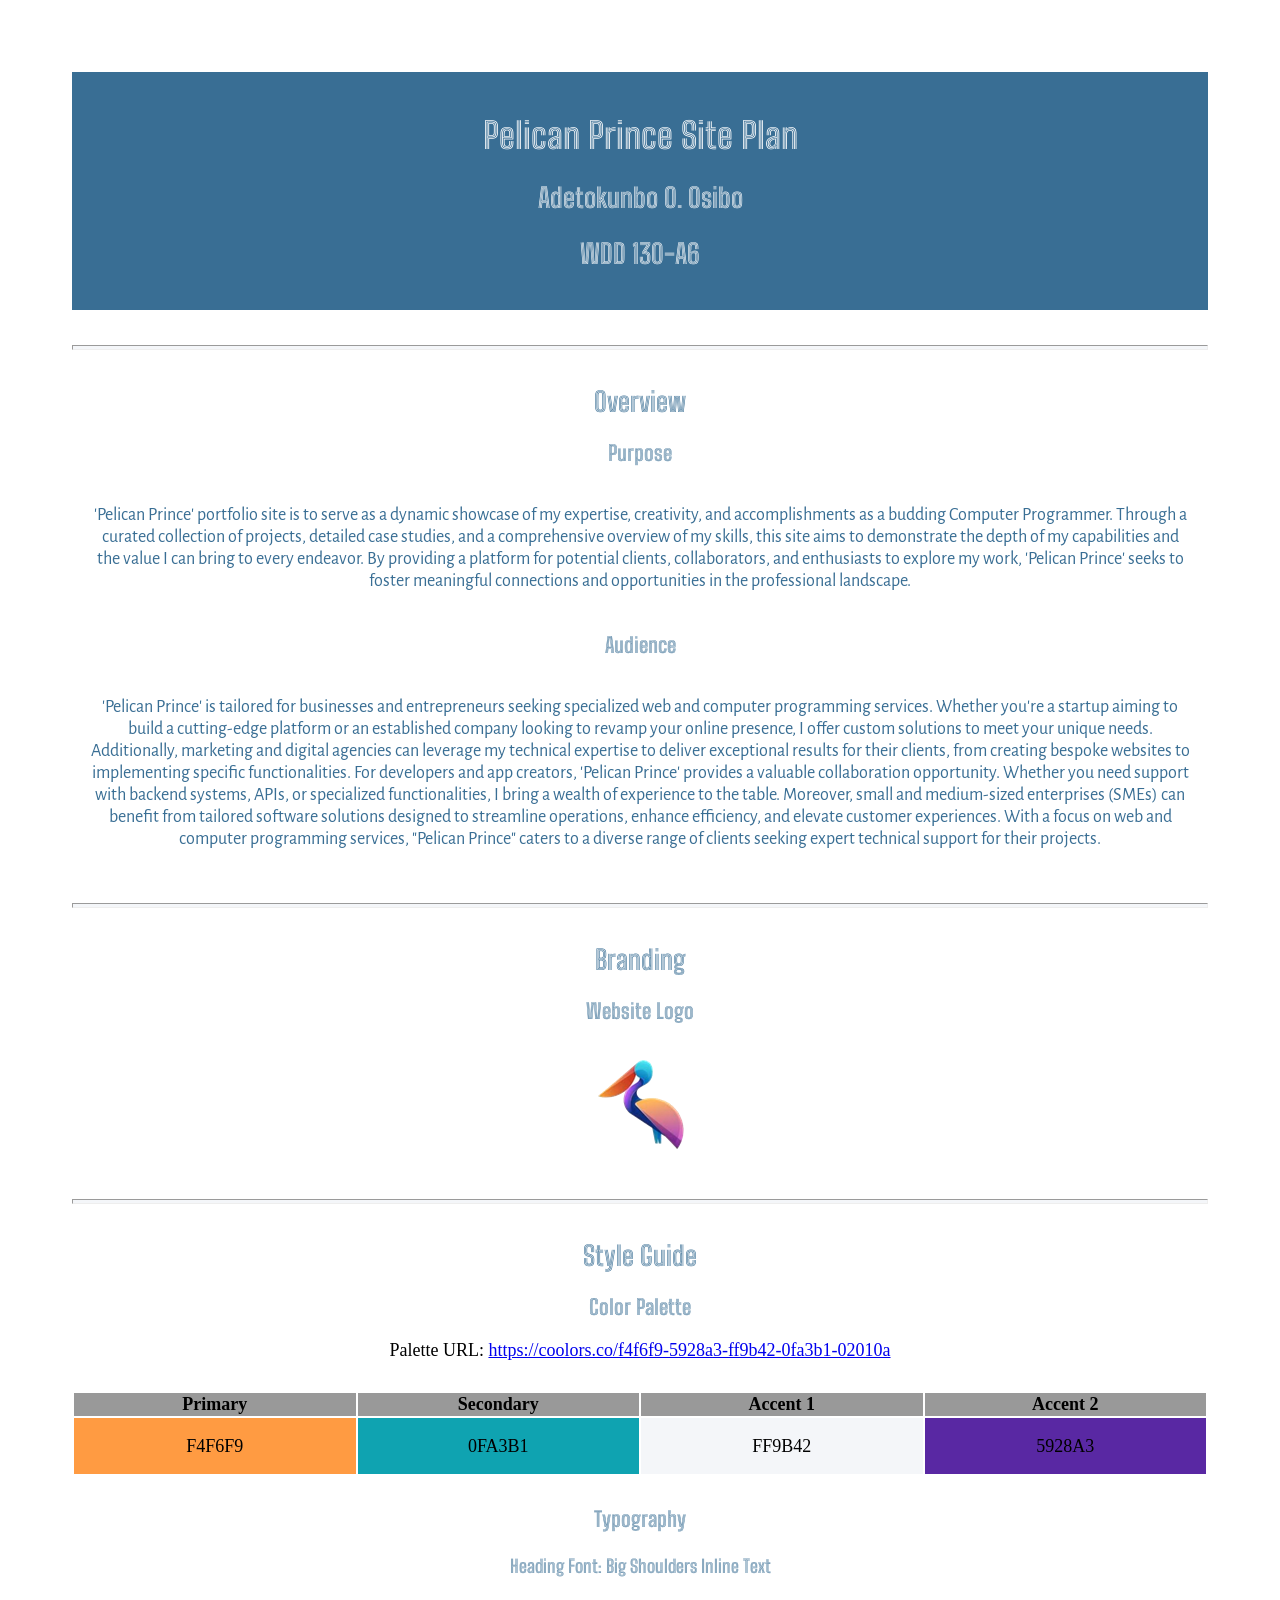
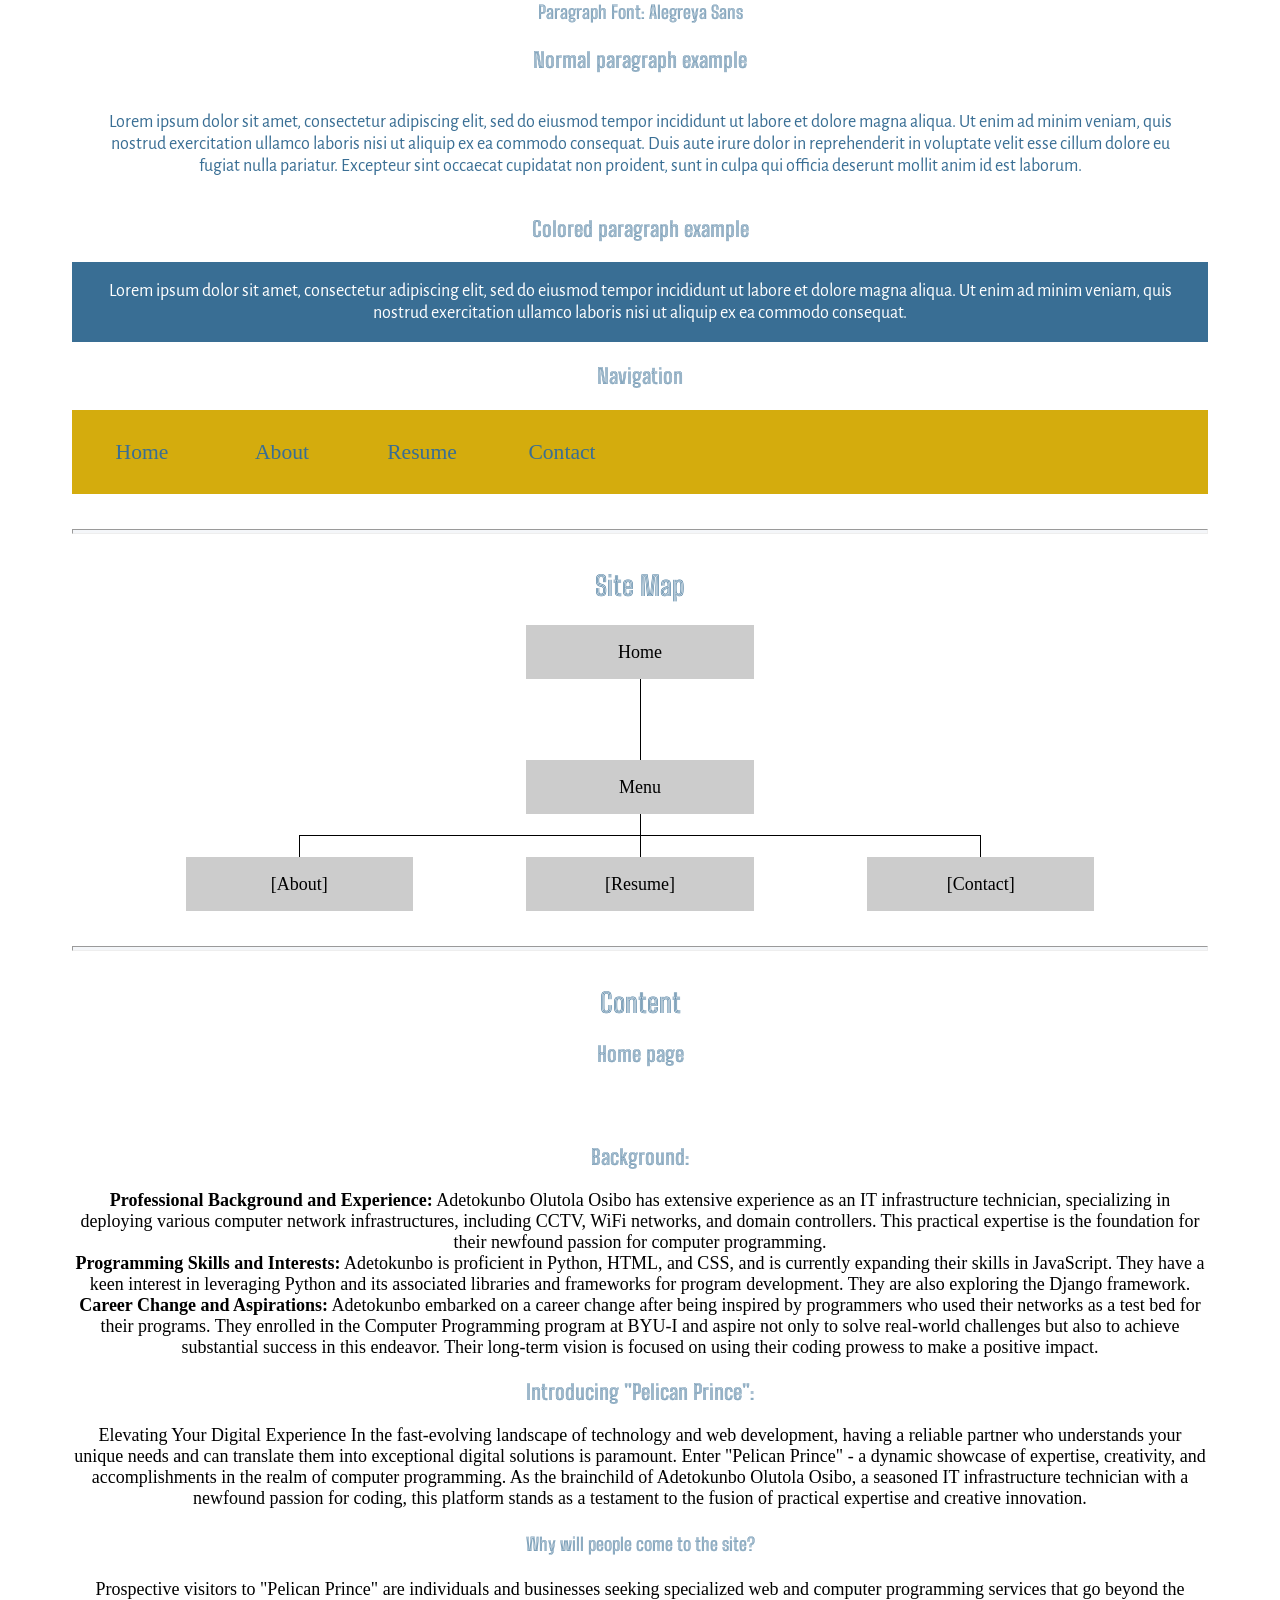
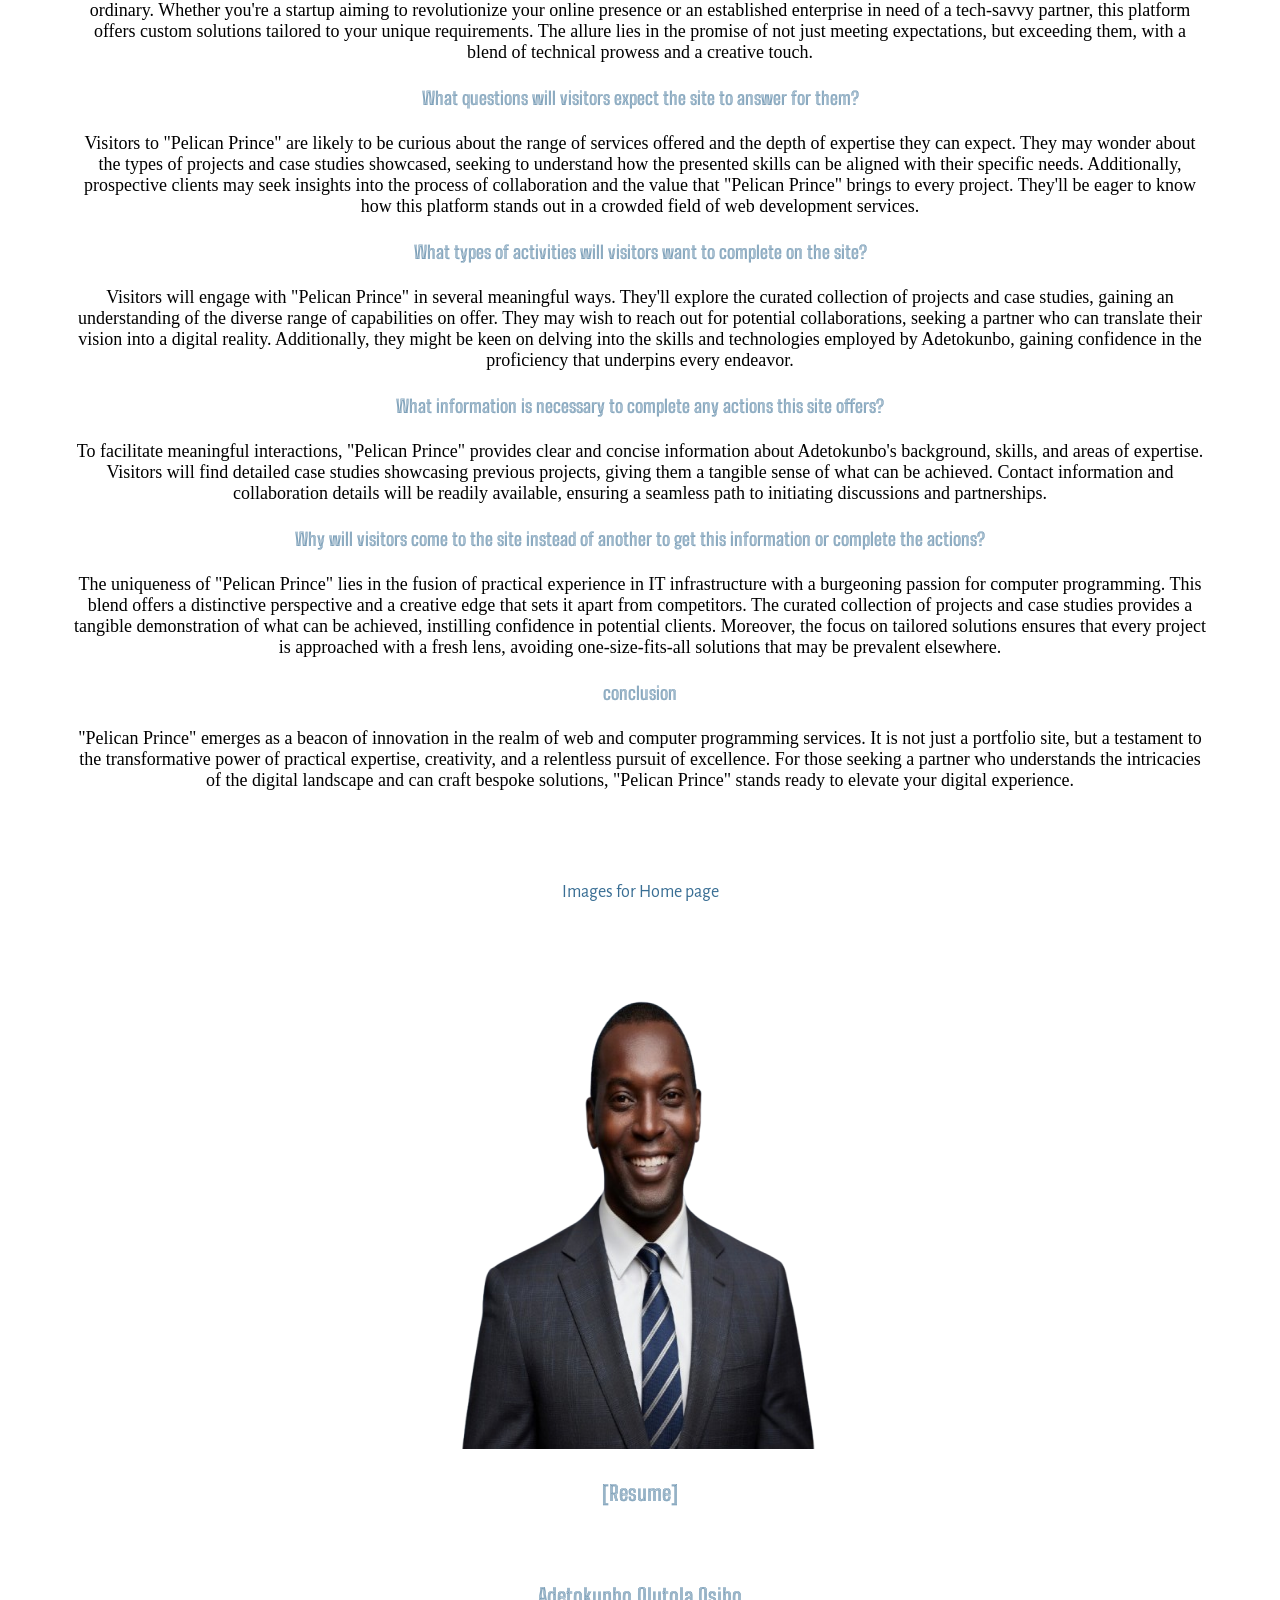
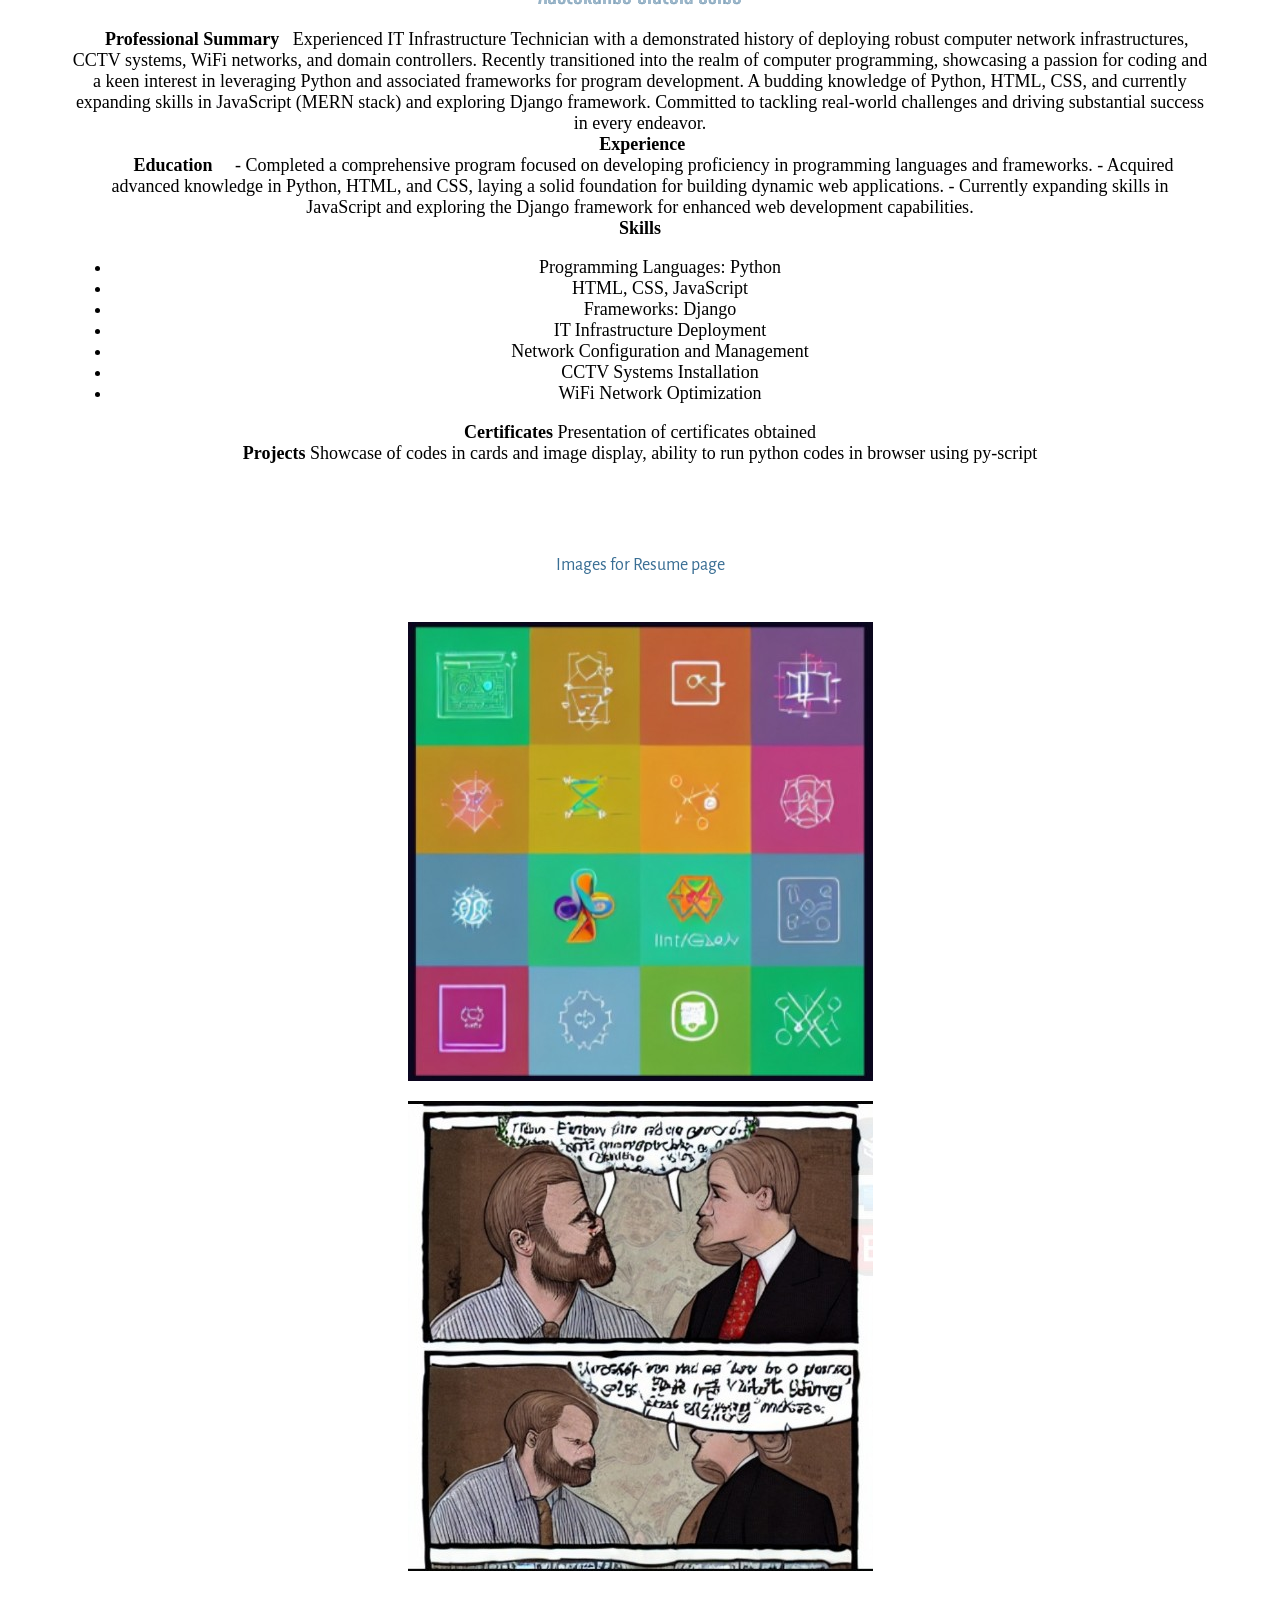
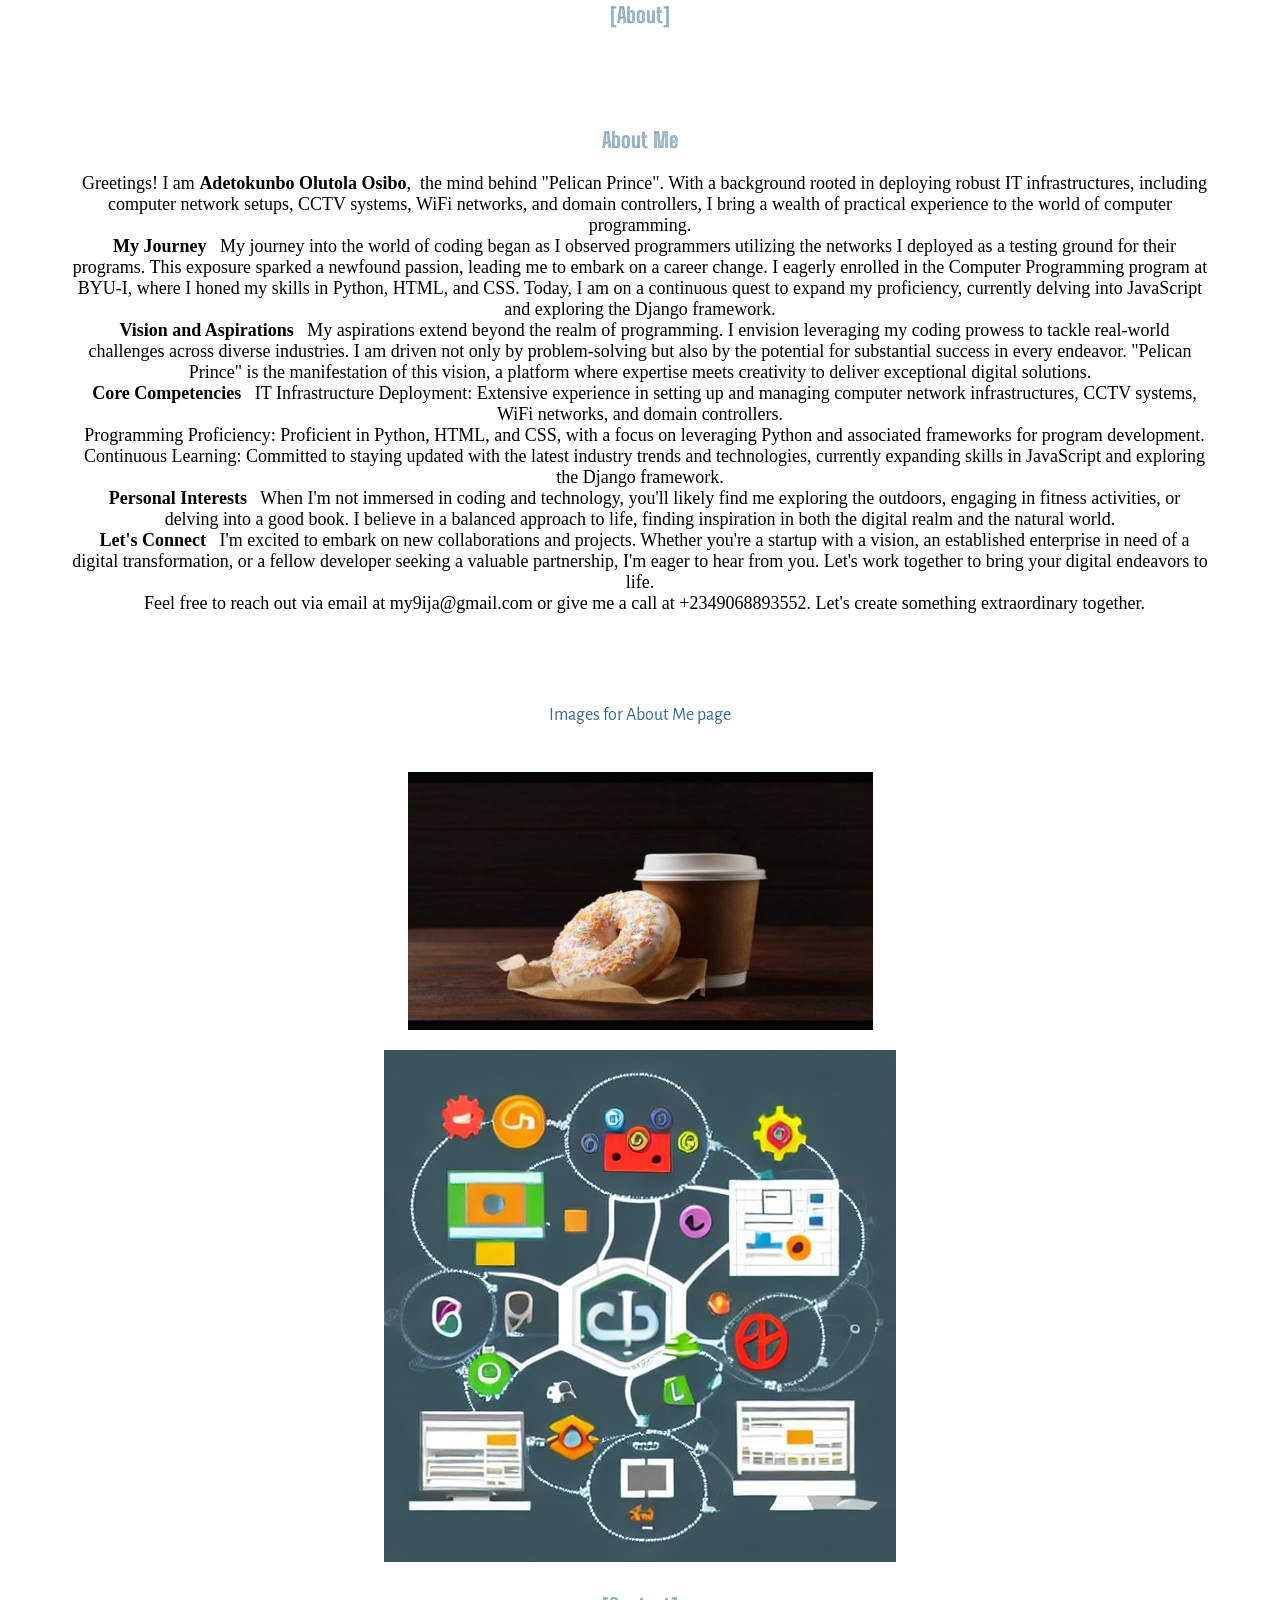
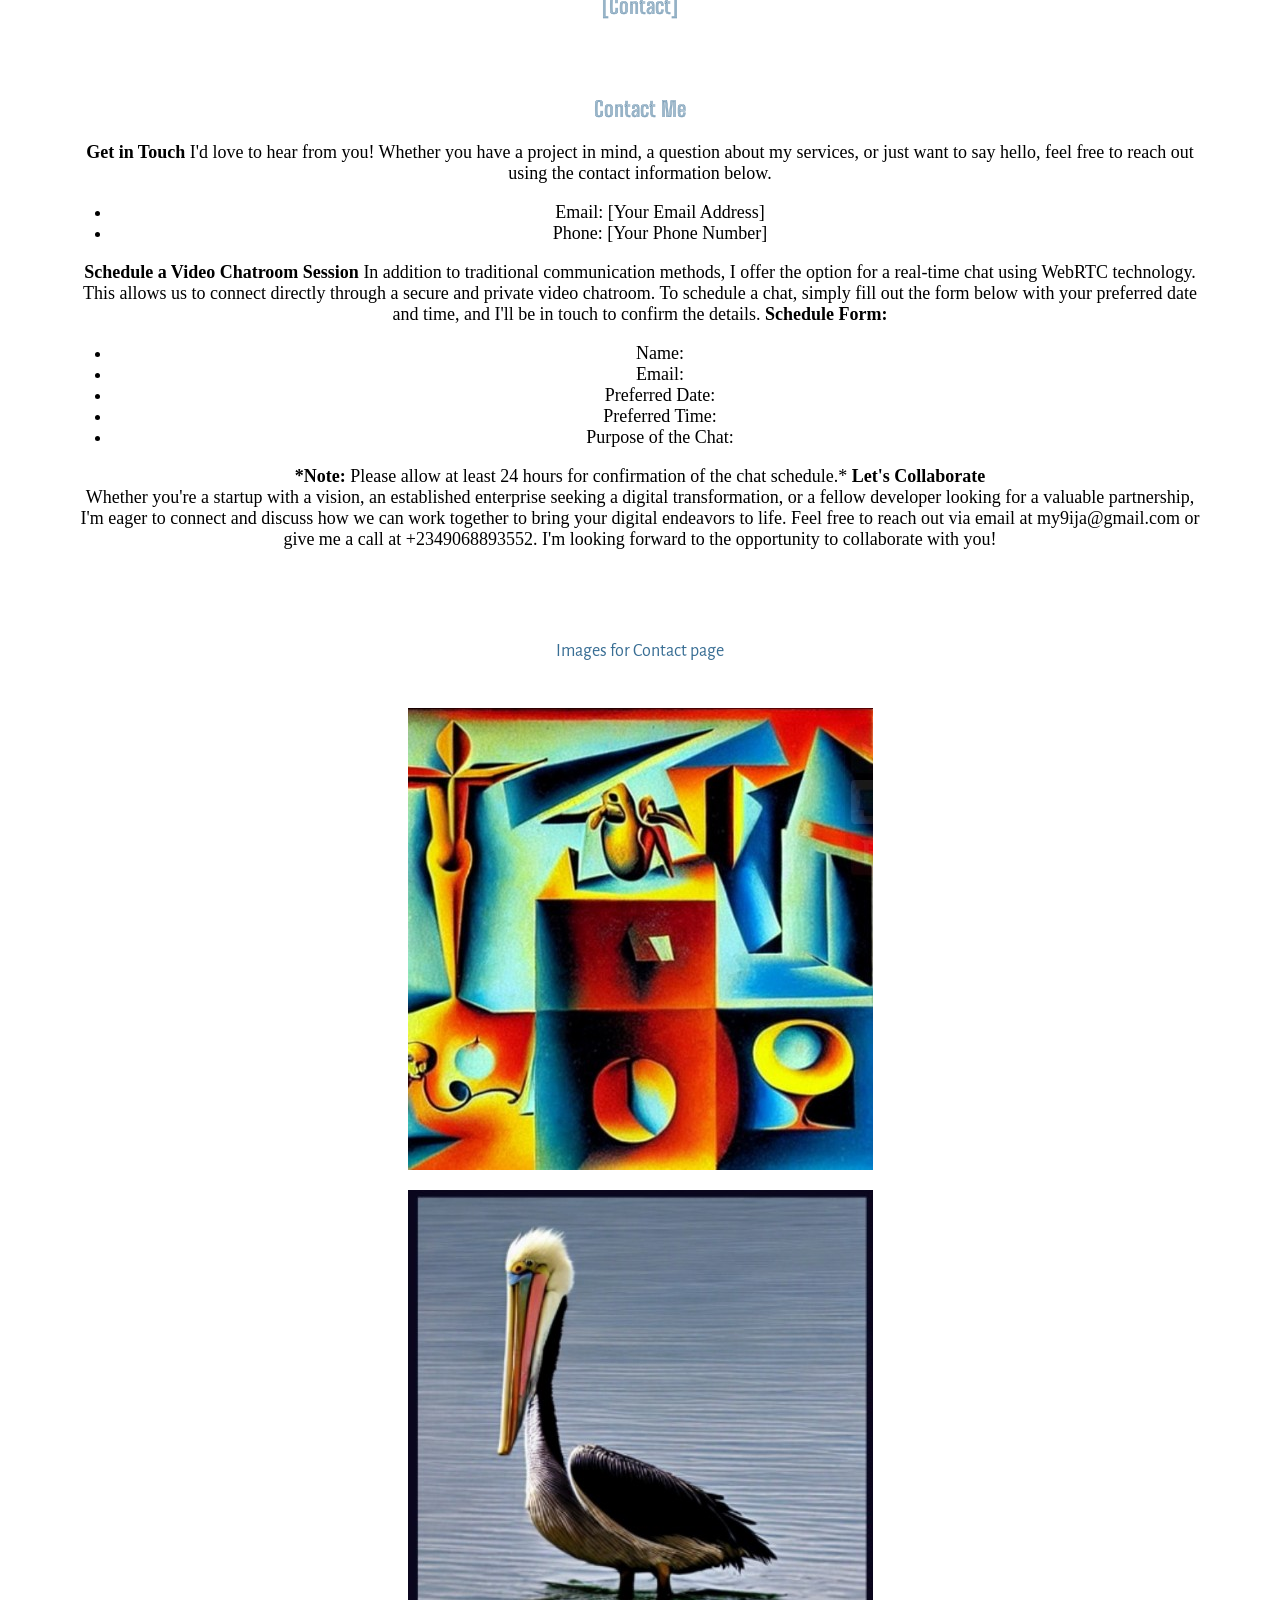
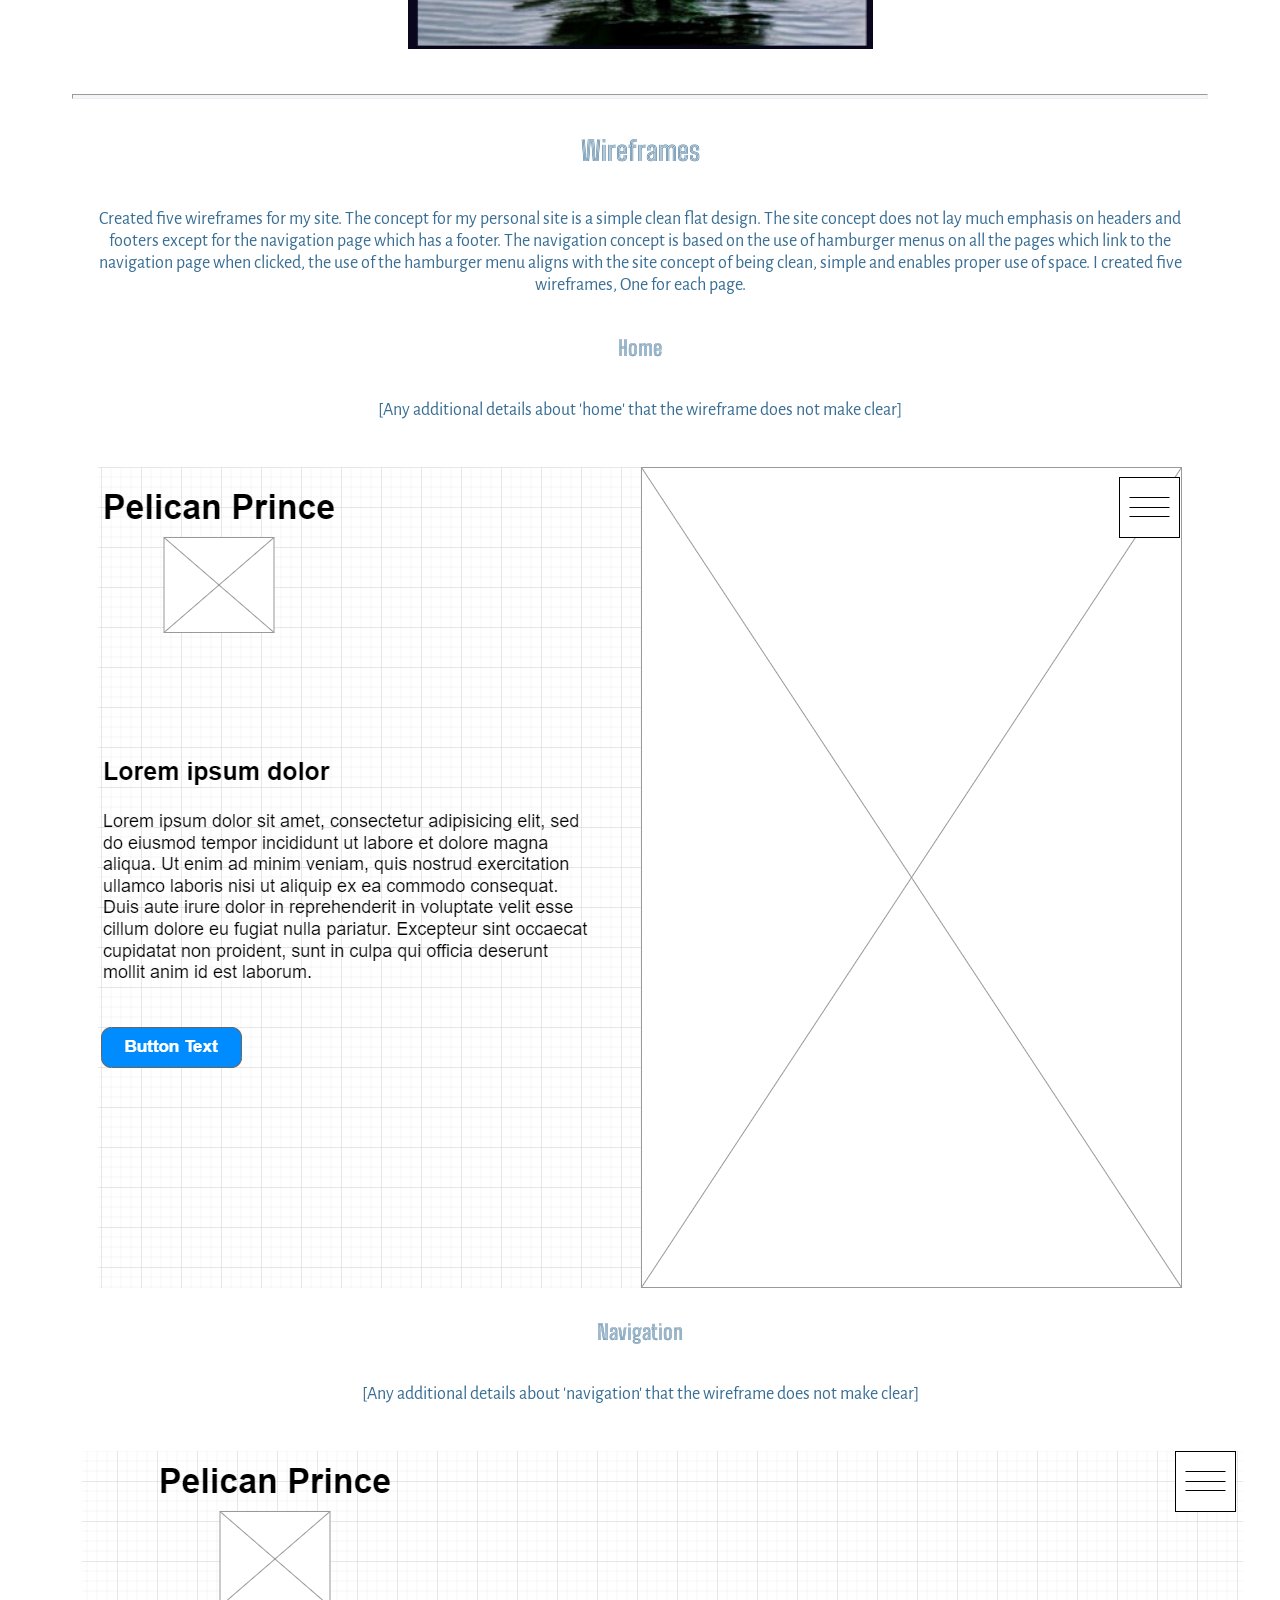
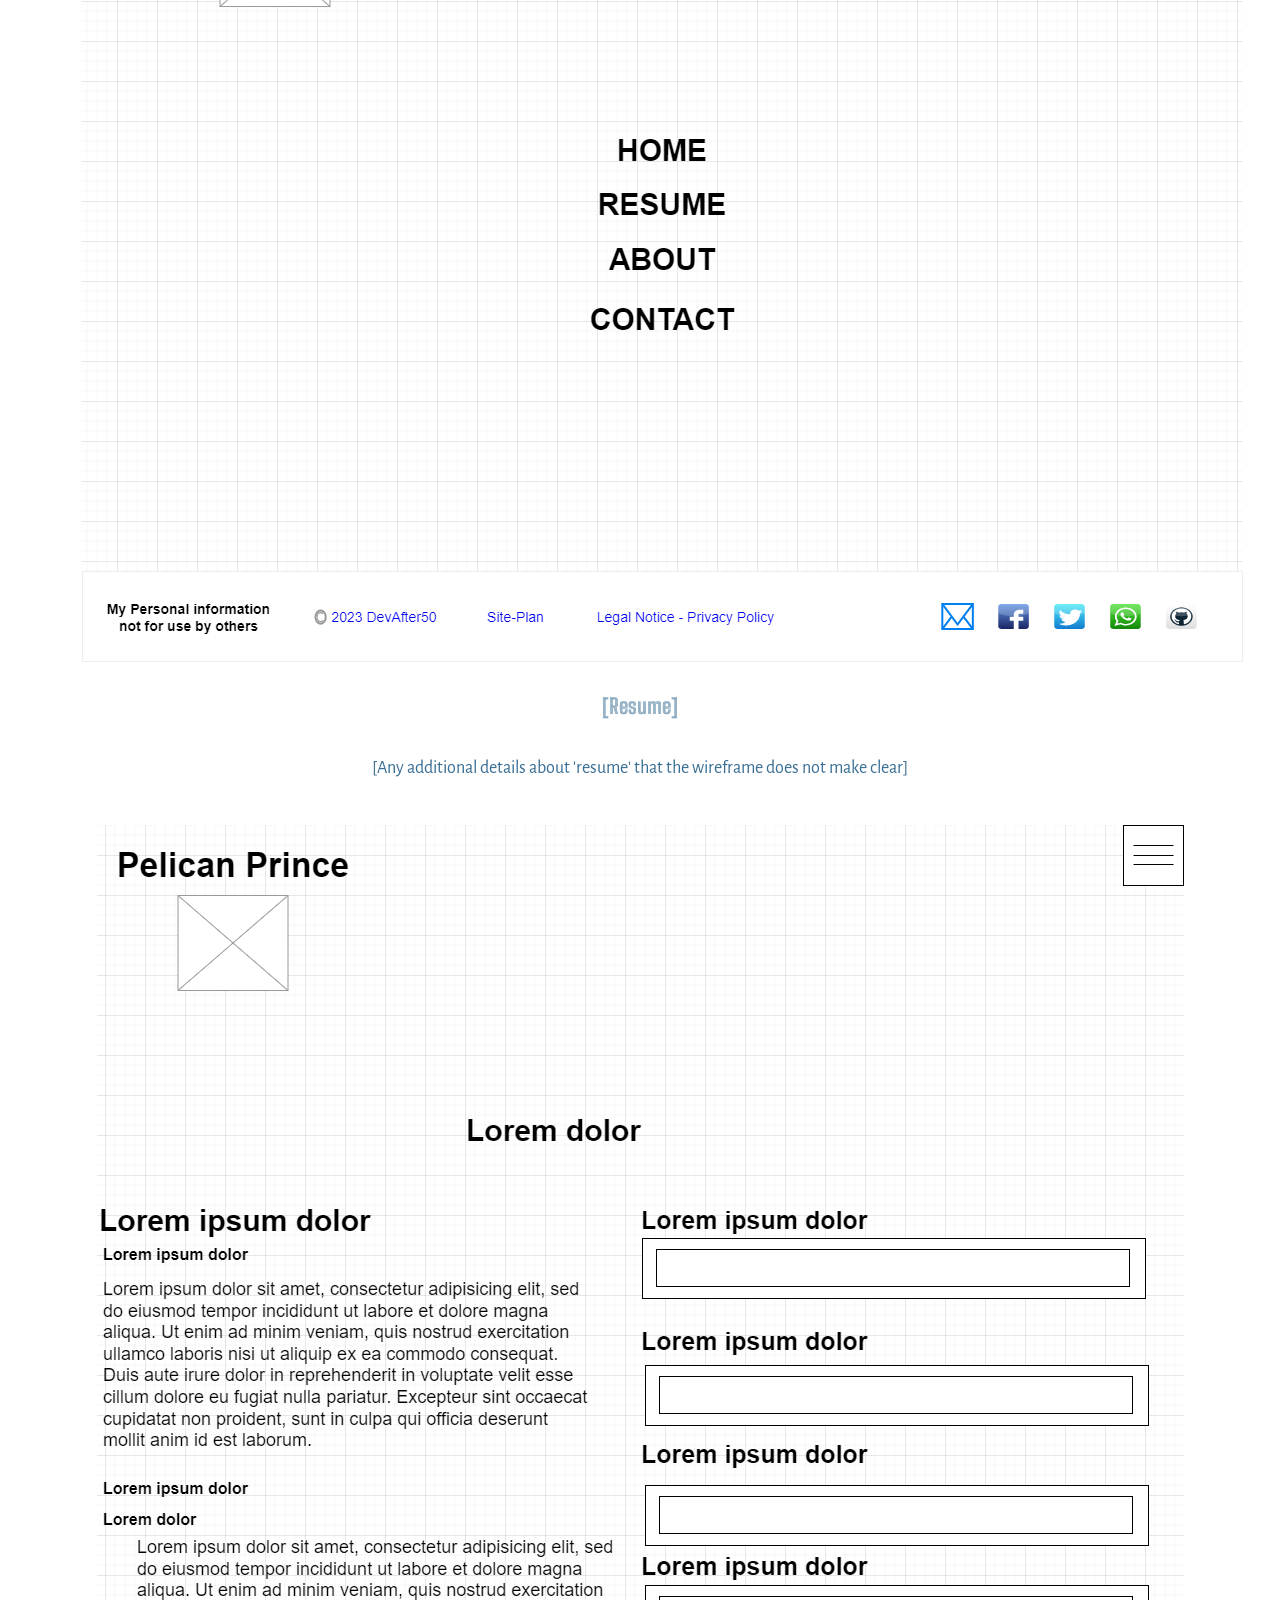
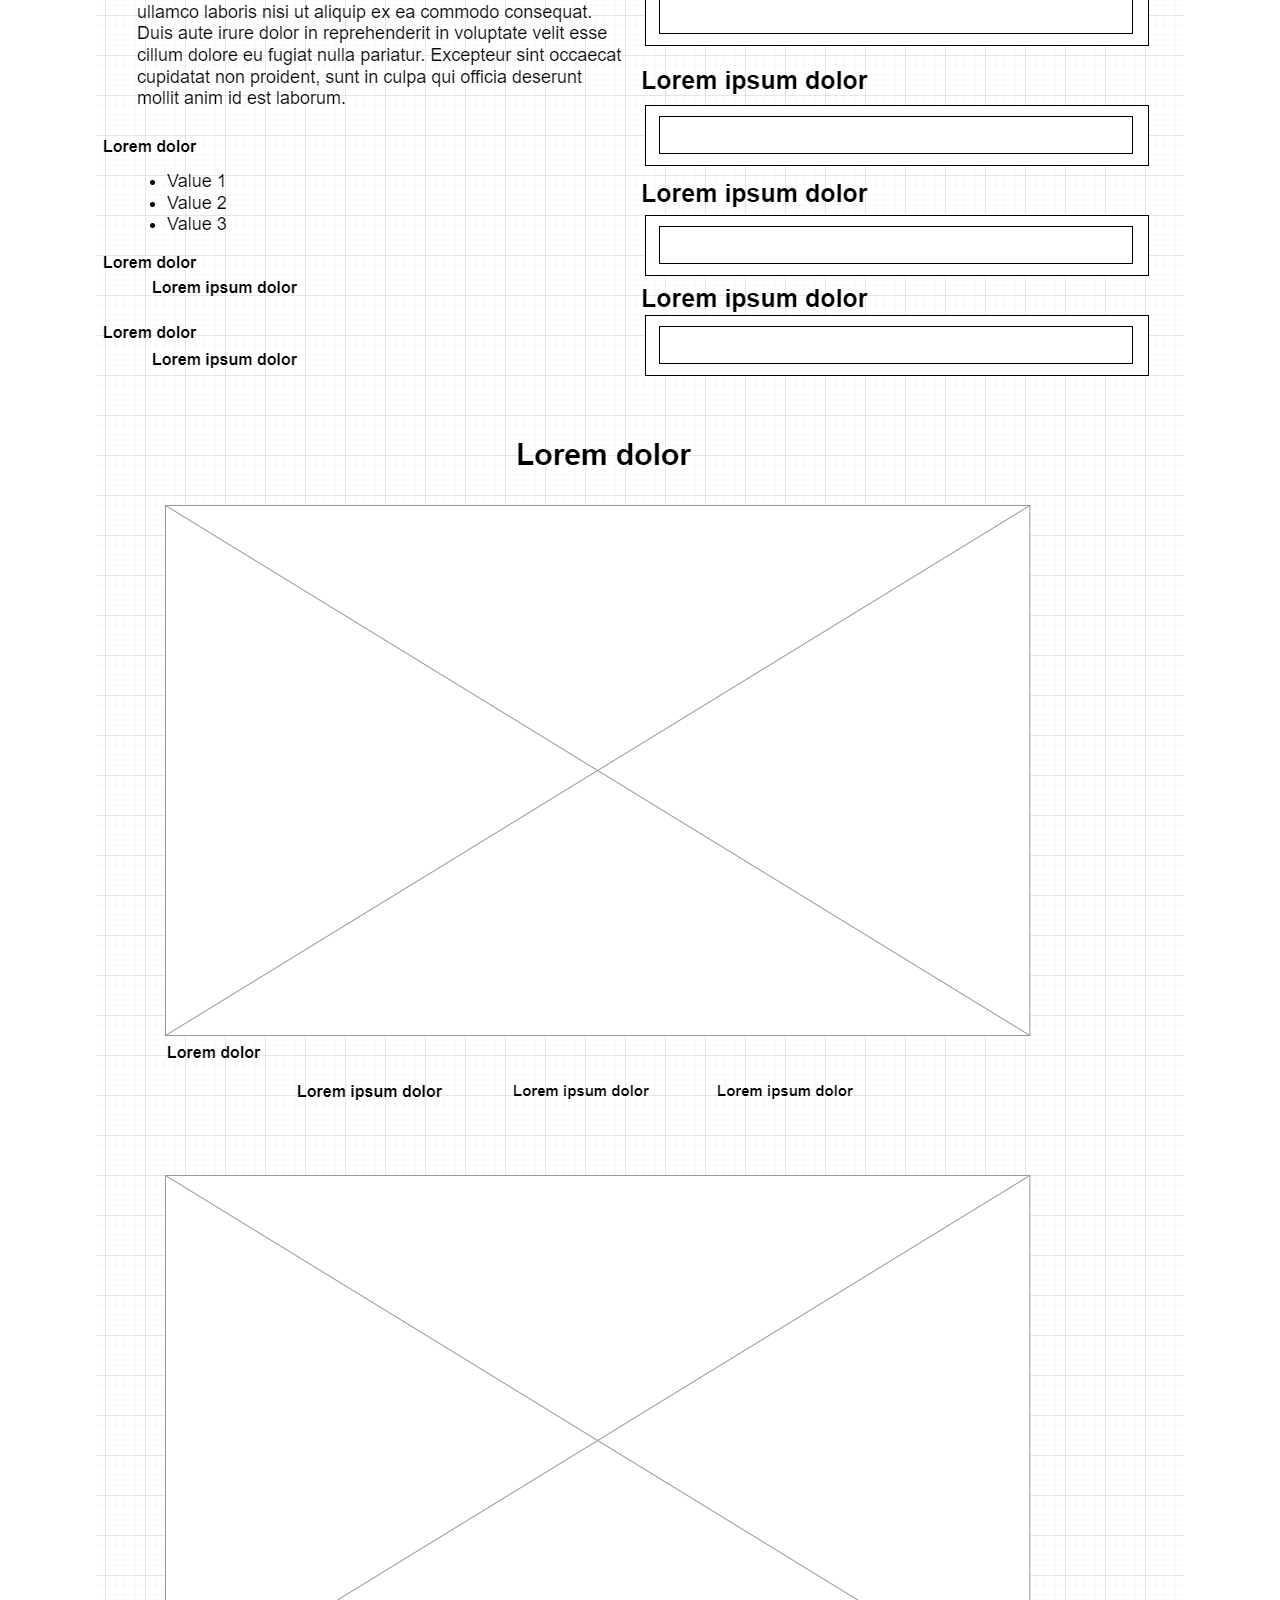
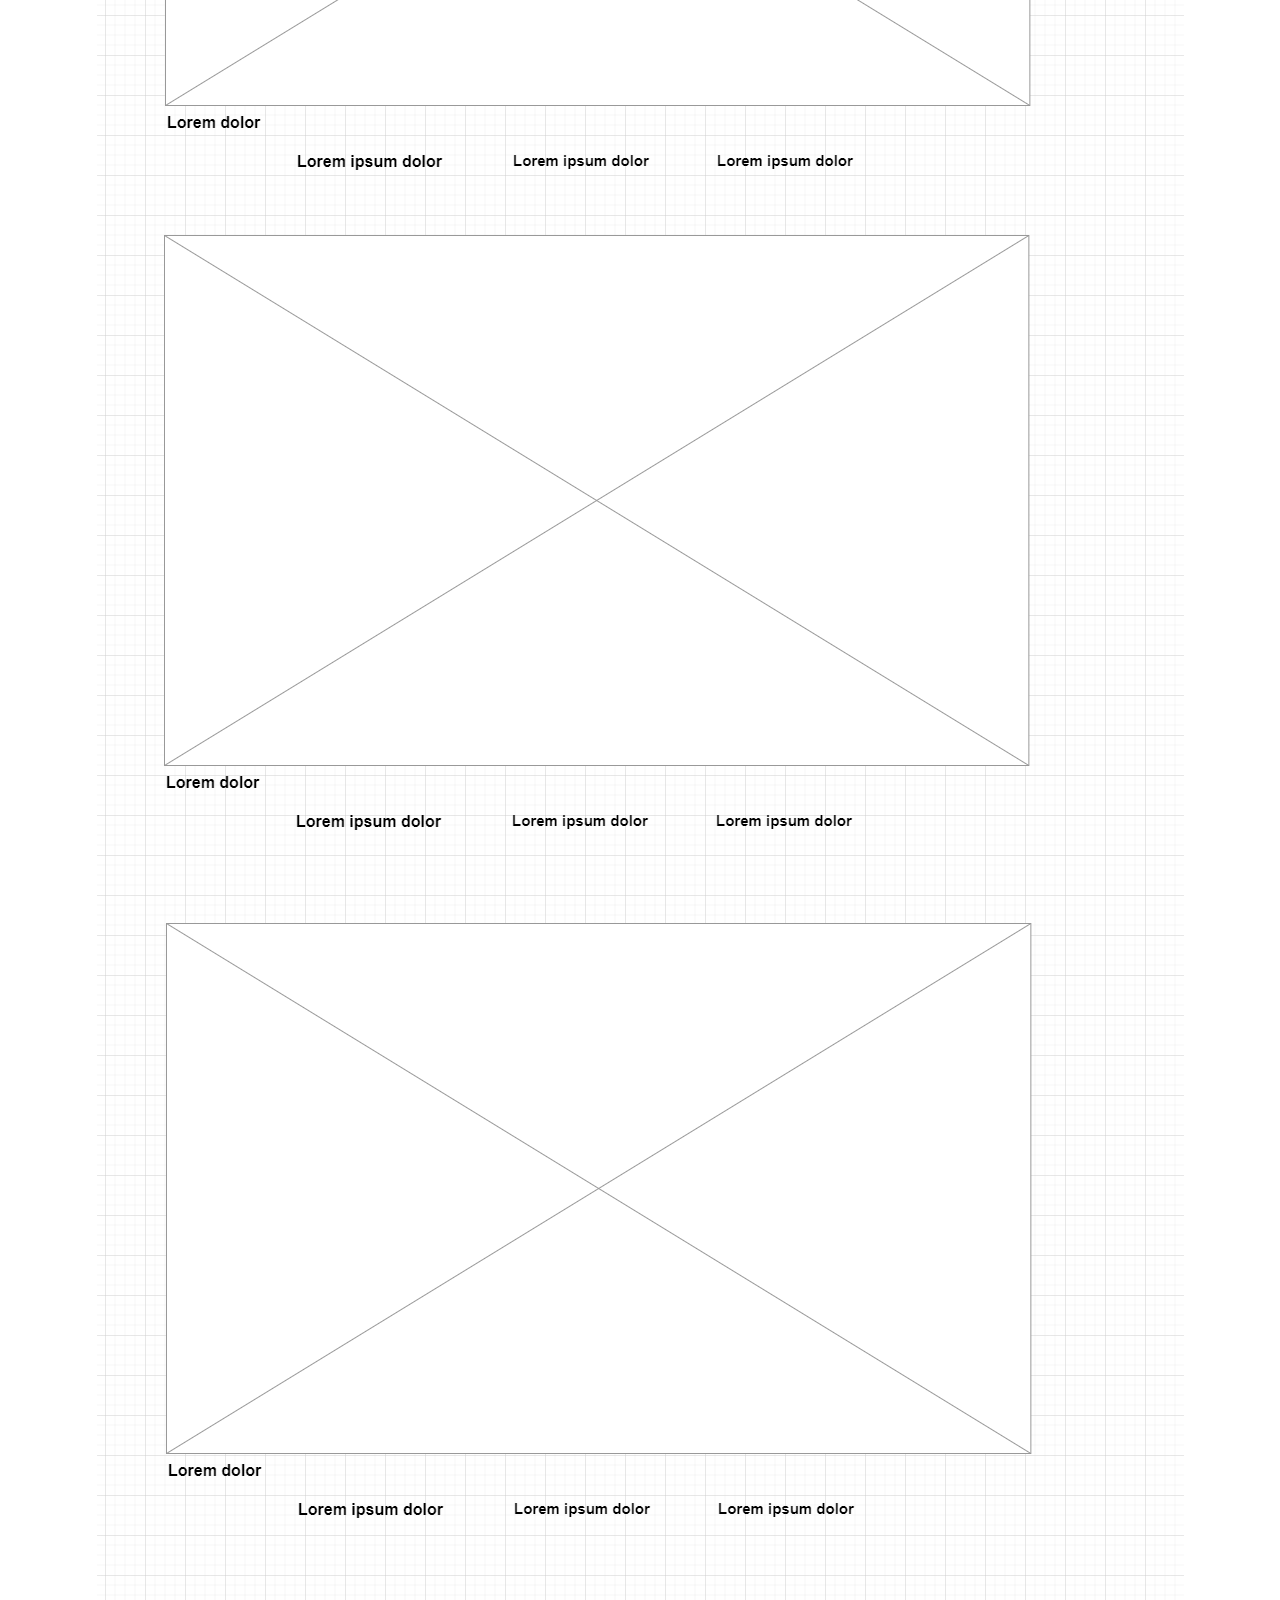
<file: site_plan.html>
<!DOCTYPE html>
<html lang="en-us">
    
  <head>
    <meta charset="utf-8">
    <title>Site Plan</title>
    <link rel="icon" href="img/favicon.icon.png" type="image/x-icon" />
    <link rel="shortcut icon" href="img/favicon.icon.png" type="image/x-icon" />
    <link type="text/css" rel="stylesheet" href="style/site_plan.css">
  </head>

  <body>
    <header>
      <h1>Pelican Prince Site Plan</h1>
      <h2>Adetokunbo O. Osibo</h2>
      <h2>WDD 130-A6</h2>
      <!-- In the header above, add the name or your site, your name and class number. For example if you are in section 3 you would put WDD 130.03 -->
    </header>
    <main>

      <!-- ------------------------Steps 2-3------------------------------ -->
      <hr>
      <h2>Overview</h2>
      <h3>Purpose</h3>
      <p>'Pelican Prince' portfolio site is to serve as a dynamic showcase of my expertise, creativity, and accomplishments as a budding Computer Programmer. Through a curated collection of projects, detailed case studies, and a comprehensive overview of my skills, this site aims to demonstrate the depth of my capabilities and the value I can bring to every endeavor. By providing a platform for potential clients, collaborators, and enthusiasts to explore my work, 'Pelican Prince' seeks to foster meaningful connections and opportunities in the professional landscape.</p>  <!-- change this -->


      <h3>Audience</h3>
      <p>
'Pelican Prince' is tailored for businesses and entrepreneurs seeking specialized web and computer programming services. Whether you're a startup aiming to build a cutting-edge platform or an established company looking to revamp your online presence, I offer custom solutions to meet your unique needs. Additionally, marketing and digital agencies can leverage my technical expertise to deliver exceptional results for their clients, from creating bespoke websites to implementing specific functionalities.

For developers and app creators, 'Pelican Prince' provides a valuable collaboration opportunity. Whether you need support with backend systems, APIs, or specialized functionalities, I bring a wealth of experience to the table. Moreover, small and medium-sized enterprises (SMEs) can benefit from tailored software solutions designed to streamline operations, enhance efficiency, and elevate customer experiences. With a focus on web and computer programming services, "Pelican Prince" caters to a diverse range of clients seeking expert technical support for their projects.</p> 


      <hr>
      <h2>Branding</h2>
      <h3>Website Logo</h3>
      <!-- Replace this with some sort of logo for your site.  A logo can be as simple as the name of your site in a nice font :) -->
      <img src="img/portfolio_logo.png" alt="Pelican Prince">
      <hr>
      <h2>
        Style Guide
      </h2>

      <!-- ------------------------Steps 4-8------------------------------ -->

      <h3>
        Color Palette
      </h3>
      <!--  The colors you choose for a website are one of the most important decisions you will make. Follow the instructions on the activity in iLearn then return and replace the color codes below with the hex color codes (the 6 digit numbers that show at the bottom of each color) for the colors you have chosen below.  You should have at least 2 colors but do not have to fill in all 4 if you do not need them.  -->

      <!-- Copy and paste the URL to your finished palette below Make sure to paste it into both spots -->
      Palette URL: <a href="https://coolors.co/f4f6f9-5928a3-ff9b42-0fa3b1-02010a" target="_blank">https://coolors.co/f4f6f9-5928a3-ff9b42-0fa3b1-02010a</a>


      <table class="colors">
        <tr><th>Primary</th><th>Secondary</th><th>Accent 1</th><th>Accent 2</th></tr>
        <!-- Replace the numbers in the boxes below with your hex color codes. Then switch to the site-plan.css file and change your colors there as well. -->
        <tr><td class="primary">F4F6F9</td><td class="secondary">0FA3B1</td><td class="accent1">FF9B42</td><td class="accent2">5928A3</td></tr>
      </table>

      <!-- ------------------------Step 9------------------------------ -->

      <h3>
        Typography
      </h3>
      <!-- Choose a font for your paragraphs (body copy) and headlines. What font(s) have you chosen? Why did you choose what you did?  Make sure to review the list of web safe fonts at W3Schools.org as a starting point.  Think also about which of your colors above you might use for background and font colors. -->

      <h4>
        Heading Font: Big Shoulders Inline Text  <!-- change this -->
      </h4>
      <h4>
        Paragraph Font: Alegreya Sans  <!-- change this -->
      </h4>
      <h3>
        Normal paragraph example
      </h3>
      <p>
        Lorem ipsum dolor sit amet, consectetur adipiscing elit, sed do eiusmod tempor incididunt ut labore et dolore magna aliqua. Ut enim ad minim veniam, quis nostrud exercitation ullamco laboris nisi ut aliquip ex ea commodo consequat. Duis aute irure dolor in reprehenderit in voluptate velit esse cillum dolore eu fugiat nulla pariatur. Excepteur sint occaecat cupidatat non proident, sunt in culpa qui officia deserunt mollit anim id est laborum.
      </p>
      <h3>
        Colored paragraph example
      </h3>
      <p class="colored">
        Lorem ipsum dolor sit amet, consectetur adipiscing elit, sed do eiusmod tempor incididunt ut labore et dolore magna aliqua. Ut enim ad minim veniam, quis nostrud exercitation ullamco laboris nisi ut aliquip ex ea commodo consequat. 
      </p>

      <!-- ------------------------Step 10------------------------------ -->

      <h3>
        Navigation
      </h3>
      <!-- Think about how you want your navigation bar to look. In the site-plan.css file change the colors to your colors to get the look you desire. --> 
      <nav>
        <a href="#">Home</a>
        <a href="#">About</a>
        <a href="#">Resume</a>
        <a href="#">Contact</a>
      </nav>
      <hr>
      <h2>
        Site Map
      </h2>

      <div class="sitemap">
        <div class="sm-home">
          Home
        </div>

        <div class="sm-menu">
          Menu
        </div>

        <div class="sm-about">
          [About] <!-- change this -->
        </div>

        <div class="sm-resume">
          [Resume]  <!-- change this -->
        </div>

        <div class="sm-contact">
          [Contact]  <!-- change this -->
        </div>

        <div class="top">
          &nbsp;
        </div>

        <div class="middle">
          &nbsp;
        </div>

        <div class="left">
          &nbsp;
        </div>

        <div class="center">
          &nbsp;
        </div>

        <div class="right">
          &nbsp;
        </div>

      </div>

      <!-- --------Content Section -------------- -->
      <hr>
      <h2>
        Content
      </h2>
      <h3>Home page</h3>
      <p>
        <h3>Background:</h3>
<b>Professional Background and Experience:</b> Adetokunbo Olutola Osibo has extensive experience as an IT infrastructure technician, specializing in deploying various computer network infrastructures, including CCTV, WiFi networks, and domain controllers. This practical expertise is the foundation for their newfound passion for computer programming.<br>

<b>Programming Skills and Interests:</b> Adetokunbo is proficient in Python, HTML, and CSS, and is currently expanding their skills in JavaScript. They have a keen interest in leveraging Python and its associated libraries and frameworks for program development. They are also exploring the Django framework.<br>

<b>Career Change and Aspirations:</b> Adetokunbo embarked on a career change after being inspired by programmers who used their networks as a test bed for their programs. They enrolled in the Computer Programming program at BYU-I and aspire not only to solve real-world challenges but also to achieve substantial success in this endeavor. Their long-term vision is focused on using their coding prowess to make a positive impact.


<h3>Introducing "Pelican Prince":</h3>

Elevating Your Digital Experience

In the fast-evolving landscape of technology and web development, having a reliable partner who understands your unique needs and can translate them into exceptional digital solutions is paramount. Enter "Pelican Prince" - a dynamic showcase of expertise, creativity, and accomplishments in the realm of computer programming. As the brainchild of Adetokunbo Olutola Osibo, a seasoned IT infrastructure technician with a newfound passion for coding, this platform stands as a testament to the fusion of practical expertise and creative innovation.




<h4>Why will people come to the site?</h4>

Prospective visitors to "Pelican Prince" are individuals and businesses seeking specialized web and computer programming services that go beyond the ordinary. Whether you're a startup aiming to revolutionize your online presence or an established enterprise in need of a tech-savvy partner, this platform offers custom solutions tailored to your unique requirements. The allure lies in the promise of not just meeting expectations, but exceeding them, with a blend of technical prowess and a creative touch.

<h4>What questions will visitors expect the site to answer for them?</h4>

Visitors to "Pelican Prince" are likely to be curious about the range of services offered and the depth of expertise they can expect. They may wonder about the types of projects and case studies showcased, seeking to understand how the presented skills can be aligned with their specific needs. Additionally, prospective clients may seek insights into the process of collaboration and the value that "Pelican Prince" brings to every project. They'll be eager to know how this platform stands out in a crowded field of web development services.

<h4>What types of activities will visitors want to complete on the site?</h4>

Visitors will engage with "Pelican Prince" in several meaningful ways. They'll explore the curated collection of projects and case studies, gaining an understanding of the diverse range of capabilities on offer. They may wish to reach out for potential collaborations, seeking a partner who can translate their vision into a digital reality. Additionally, they might be keen on delving into the skills and technologies employed by Adetokunbo, gaining confidence in the proficiency that underpins every endeavor.

<h4>What information is necessary to complete any actions this site offers?</h4>

To facilitate meaningful interactions, "Pelican Prince" provides clear and concise information about Adetokunbo's background, skills, and areas of expertise. Visitors will find detailed case studies showcasing previous projects, giving them a tangible sense of what can be achieved. Contact information and collaboration details will be readily available, ensuring a seamless path to initiating discussions and partnerships.

<h4>Why will visitors come to the site instead of another to get this information or complete the actions?</h4>

The uniqueness of "Pelican Prince" lies in the fusion of practical experience in IT infrastructure with a burgeoning passion for computer programming. This blend offers a distinctive perspective and a creative edge that sets it apart from competitors. The curated collection of projects and case studies provides a tangible demonstration of what can be achieved, instilling confidence in potential clients. Moreover, the focus on tailored solutions ensures that every project is approached with a fresh lens, avoiding one-size-fits-all solutions that may be prevalent elsewhere.


<h4> conclusion</h4> "Pelican Prince" emerges as a beacon of innovation in the realm of web and computer programming services. It is not just a portfolio site, but a testament to the transformative power of practical expertise, creativity, and a relentless pursuit of excellence. For those seeking a partner who understands the intricacies of the digital landscape and can craft bespoke solutions, "Pelican Prince" stands ready to elevate your digital experience.

      </p>
      <p>Images for Home page</p>
        <img class="me" src="img/Mesmiles.png" alt="Me">

      </ul>


      <h3>[Resume]</h3>
      <p>
        <h3> Adetokunbo Olutola Osibo</h3>
 
 <b>Professional Summary</b>
 
Experienced IT Infrastructure Technician with a demonstrated history of deploying robust computer network infrastructures, CCTV systems, WiFi networks, and domain controllers. Recently transitioned into the realm of computer programming, showcasing a passion for coding and a keen interest in leveraging Python and associated frameworks for program development. A budding knowledge of Python, HTML, CSS, and currently expanding skills in JavaScript (MERN stack) and exploring Django framework. Committed to tackling real-world challenges and driving substantial success in every endeavor.<br>
 
 <b>Experience</b>
 <br>
 
 
 
<b> Education</b>
 
 
- Completed a comprehensive program focused on developing proficiency in programming languages and frameworks.
- Acquired advanced knowledge in Python, HTML, and CSS, laying a solid foundation for building dynamic web applications.
- Currently expanding skills in JavaScript and exploring the Django framework for enhanced web development capabilities.<br>
 
 <b>Skills</b>
     <ul>
  <li>Programming Languages: Python</li>
  <li>HTML, CSS, JavaScript</li>
  <li>Frameworks: Django</li>
  <li>IT Infrastructure Deployment</li>
  <li>Network Configuration and Management</li>
  <li>
CCTV Systems Installation</li>
<li>
WiFi Network Optimization</li>
</ul>


<b>Certificates</b>
Presentation of certificates obtained
<br>
<b>Projects</b>
Showcase of codes in cards and image display, ability to run python codes in browser using py-script
      </p>
      <p>Images for Resume page</p>
        <img src="img/puzzle.jpg" alt="Puzzle">
        <img src="img/clever stories.jpg" alt="Clever Stories">

      </ul>

      <h3>[About]</h3>
      <p>
         
 
<h3> About Me</h3>
 
Greetings! I am <b>Adetokunbo Olutola Osibo</b>,  the mind behind "Pelican Prince". With a background rooted in deploying robust IT infrastructures, including computer network setups, CCTV systems, WiFi networks, and domain controllers, I bring a wealth of practical experience to the world of computer programming. <br>
 
<b>My Journey</b>
 
My journey into the world of coding began as I observed programmers utilizing the networks I deployed as a testing ground for their programs. This exposure sparked a newfound passion, leading me to embark on a career change. I eagerly enrolled in the Computer Programming program at BYU-I, where I honed my skills in Python, HTML, and CSS. Today, I am on a continuous quest to expand my proficiency, currently delving into JavaScript and exploring the Django framework.<br>
 
<b>Vision and Aspirations</b>
 
My aspirations extend beyond the realm of programming. I envision leveraging my coding prowess to tackle real-world challenges across diverse industries. I am driven not only by problem-solving but also by the potential for substantial success in every endeavor. "Pelican Prince" is the manifestation of this vision, a platform where expertise meets creativity to deliver exceptional digital solutions.
<br>
 
<b>Core Competencies</b>
 
IT Infrastructure Deployment: Extensive experience in setting up and managing computer network infrastructures, CCTV systems, WiFi networks, and domain controllers.<br>
 
Programming Proficiency: Proficient in Python, HTML, and CSS, with a focus on leveraging Python and associated frameworks for program development.<br>
 
Continuous Learning: Committed to staying updated with the latest industry trends and technologies, currently expanding skills in JavaScript and exploring the Django framework.<br>
 
<b>Personal Interests</b>
 
When I'm not immersed in coding and technology, you'll likely find me exploring the outdoors, engaging in fitness activities, or delving into a good book. I believe in a balanced approach to life, finding inspiration in both the digital realm and the natural world.<br>
 
<b>Let's Connect</b>
 
I'm excited to embark on new collaborations and projects. Whether you're a startup with a vision, an established enterprise in need of a digital transformation, or a fellow developer seeking a valuable partnership, I'm eager to hear from you. Let's work together to bring your digital endeavors to life.<br>
 
Feel free to reach out via email at my9ija@gmail.com or give me a call at +2349068893552. Let's create something extraordinary together.
      </p>
      <p>Images for About Me page</p>
        <img src="img/busy snack.jpg" alt="Busy Snack">
        <img src="img/computer ofthings.jpeg" alt="Computer of things">

      </ul>

      <h3>[Contact]</h3>
      <p>
        
<h3> Contact Me</h3>


<b> Get in Touch</b>

I'd love to hear from you! Whether you have a project in mind, a question about my services, or just want to say hello, feel free to reach out using the contact information below.

<ul>
<li>Email: [Your Email Address]</li>
<li>Phone: [Your Phone Number]</li>
</ul>

<b> Schedule a Video Chatroom Session</b>

In addition to traditional communication methods, I offer the option for a real-time chat using WebRTC technology. This allows us to connect directly through a secure and private video chatroom. To schedule a chat, simply fill out the form below with your preferred date and time, and I'll be in touch to confirm the details.

<b> Schedule Form:</b>

<ul>
<li>Name:</li>
<li>Email:</li>
<li>Preferred Date:</li>
<li>Preferred Time:</li>
<li>Purpose of the Chat:</li>
</ul>

<b>*Note:</b> Please allow at least 24 hours for confirmation of the chat schedule.*

<b> Let's Collaborate</b>
<br>

Whether you're a startup with a vision, an established enterprise seeking a digital transformation, or a fellow developer looking for a valuable partnership, I'm eager to connect and discuss how we can work together to bring your digital endeavors to life.

Feel free to reach out via email at my9ija@gmail.com or give me a call at +2349068893552. I'm looking forward to the opportunity to collaborate with you!

      </p>
      <p>Images for Contact page</p>
        <img src="img/abstract.jpg" alt="Abstract">
        <img src="img/Pelican Prince.jpg" alt="Pelican">

      </ul>
      <hr>


      <h2>
        Wireframes
      </h2>
      <p>
        Created five wireframes for my site. The concept for my personal site is a simple clean flat design. The site concept does not lay much emphasis on headers and footers except for the navigation page which has a footer. The navigation concept is based on the use of hamburger menus on all the pages which link to the navigation page when clicked, the use of the hamburger menu aligns with the site concept of being clean, simple and enables proper use of space. I created five wireframes, One for each page. </p>

      <h3>Home</h3>
      <p>         
        [Any additional details about 'home' that the wireframe does not make clear]
      </p>
      <img src="img/Home-page.png" alt="Home page wireframe">

      <h3>Navigation</h3>
      <p>         
        [Any additional details about 'navigation' that the wireframe does not make clear]
      </p>
      <img src="img/Menu-Page.png" alt="Menu page wireframe">

      <h3>[Resume]</h3>
      <p>         
        [Any additional details about 'resume' that the wireframe does not make clear]
      </p>
      <img src="img/resume-page.png" alt="Resume page wireframe">

      <h3>[About]</h3>
      <p>         
        [Any additional details about 'about' that the wireframe does not make clear]
      </p>
      <img src="img/about-page.png" alt="About page wireframe">

      <h3>[Contact]</h3>
      <p>         
        The contact page has external links to 1: book an appointment to have a video chat with me in my chat room (webrtc). 2: An external link to a contact form to send me an email. Also a map to display my current location using google maps api.
      </p>
      <img src="img/contact-page.png" alt="Contact page wireframe">
    </main>
  </body>

</html>
</file>
<file: style/styles.css>
@import url("https://fonts.googleapis.com/css2?family=Alegreya+Sans:ital,wght@0,300;0,400;1,100&family=Big+Shoulders+Inline+Text&display=swap");

:root {
  /* change the values below to your colors from your palette */
  --primary-color: #ff9b42;
  --secondary-color: #0fa3b1;
  --accent1-color: #f4f6f9;
  --accent2-color: #5928a3;

  /* change the values below to your chosen font(s) */
  --heading-font: "Big Shoulders Inline Text";
  --paragraph-font: Alegreya Sans, Helvetica, sans-serif;

  /* these colors below should be chosen from among your palette colors above */
  --headline-color-on-white: #396e94; /* headlines on a white background */
  --headline-color-on-color: white; /* headlines on a colored background */
  --paragraph-color-on-white: #396e94; /* paragraph text on a white background */
  --paragraph-color-on-color: white; /* paragraph text on a colored background */
  --paragraph-background-color: #396e94;
  --nav-link-color: #396e94;
  --nav-background-color: #d4ac0d;
  --nav-hover-link-color: white;
  --nav-hover-background-color: #396e94;

  /* shared page gutter: grows on wide screens so content stays in a centred 1400px column */
  --page-max: 1400px;
  --gutter: max(clamp(16px, 5vw, 100px), calc((100% - var(--page-max)) / 2));
}

* {
  box-sizing: border-box;
  margin: 0;
  padding: 0;
}

h1,
h2,
h3,
h4,
h5,
h6 {
  font-family: var(--heading-font);
  color: var(--headline-color-on-white);
}

h1 {
  font-size: 30px;
  font-weight: 500;
}

h2 {
  text-align: center;
}

p {
  margin: 0.75em 0;
  font-family: var(--paragraph-font);
  font-size: 1.1rem;
  line-height: 1.5;
  color: var(--paragraph-color-on-white);
  padding: 0;
}

h1,
h3 {
  margin-bottom: 0.4em;
}

h3 {
  margin-top: 1.5em;
}

ul{
  list-style-type:none;
  text-decoration: none;
}

section {
  display: flex;
  flex-direction: column;
  /* height: 70vh;  */
  align-items: center;
  padding: 0 var(--gutter);
}

section.home {
  flex-direction: row;
  justify-content: space-between;
  align-items: center;
  gap: clamp(24px, 4vw, 64px);
  padding-top: 0;
  padding-bottom: 0;
  min-height: calc(100vh - 210px);
}

section.navigation-menu {
  display: flex;
  flex-direction: column;
  height: 40vh;
  align-items: center;
  padding: 0 100px;
  margin-top: 150px;
}

/* BUTTON */
.btn {
  cursor: pointer;
  display: inline-block;
  background-color: var(--primary-color);
  color: white;
  font-family: var(--paragraph-font);
  font-size: 16px;
  padding: 12px 24px;
  border: none;
  cursor: pointer;
  border-radius: 5px;
  text-align: center;
  text-decoration: none;
}

.btn:hover {
  background-color: var(--accent2-color);
  border: 1px solid var(--accent1-color);
}

/* HEADER: logo text and image scale together with the viewport */
header {
  display: flex;
  flex-direction: column;
  align-items: flex-start;
  padding: clamp(12px, 2vw, 30px) var(--gutter) 0;
}

.logo {
  font-family: var(--heading-font);
  font-size: clamp(1.4rem, 1rem + 1.4vw, 2.2rem);
  line-height: 1.1;
  font-weight: 700;
  z-index: 20;
}

.logo-image {
  padding: 0;
  margin-top: 0.3em;
  /* centre the image under the text */
  align-self: flex-start;
  padding-left: clamp(12px, 2vw, 28px);
}

.logo-image img {
  display: block;
  width: clamp(48px, 4vw + 24px, 100px);
  height: auto;
}

/* NAVIGATION*/
.navigation-menu ul li a {
  display: flex;
  width: 100%;
  height: 100%;
  font-family: var(--heading-font);
  font-size: 2.2rem;
  color: var(--secondary-color);
  font-weight: 300;
  position: relative;
  text-align: center;
  text-decoration: none;
  justify-content: center;
  align-items: center;
  margin: 0;
}

.navigation-menu ul li a:hover {
  color: var(--primary-color);

}

#menu-button {
  position: fixed;
  top: 0;
  right: 0;
  width: 60px;
  height: 60px;
  background-size: 30px;
  background-position: center;
  background-repeat: no-repeat;
  cursor: pointer;
  padding: 10px 10px;
  width: 60px;
  background-color: var(--primary-color);
  color: #fff;
  z-index: 20;
}

#menu-icon {
  width: 30px;
  height: 30px;
}

#menu-content {
  background-color: #eee;
  padding: 20px;
}

/* HOMEPAGE PAGE */
.home-content {
  flex: 1 1 auto;
  max-width: 560px;
  align-self: center;
}

.home-img {
  order: 2;
  flex: 0 0 auto;
  align-self: flex-end;
  display: block;
  width: clamp(260px, 42vw, 680px);
  height: auto;
}


/* RESUME PAGE */

#resume-page-body{
  margin: 0;
  font-family: var(--paragraph-font);
}

#resume-page-header{
  display: flex;
  flex-direction: column;
}

.resume-container{
  display: flex;
  flex: 1;
  flex-direction: column;
  align-items: stretch;
  width: 100%;
  padding: 0 var(--gutter);
}

.resume-container section {
  padding-left: 0;
  padding-right: 0;
  align-items: stretch;
}

.resume-container .card-container {
  width: 100%;
}

section.portfolio-container{
  flex: 1;
  display: flex;
  flex-direction: column;
  align-items: stretch;
}

section.reached-container{
  flex: 1;
  display: flex;
  flex-direction: column;
  align-items: stretch;
  margin-top: 2%;
}

.portfolio-container > h1,
.reached-container > h1,
#cards {
  text-align: center;
  margin: 0.5em 0;
}

.divider{
  border: 2px solid lime;
  margin: 20px 0;
  
}


/* SKILLS SECTION*/

.skills {
  display: grid;
  grid-template-columns: 1fr 1fr;
  grid-column-gap: clamp(20px, 4vw, 56px);
  width: 100%;
}

.skills-container {
  width: 100%;
  background-color: #ddd;
}

.skills div {
  text-align: right;
  padding-top: 10px;
  padding-bottom: 10px;
  color: white;
}

.skills ul li{
  list-style-type: none;
  text-decoration: none;
  padding: 0 0 0 20px;
}

.skills-container p{
  margin-bottom: 0;
}

.skills p{
  margin: 0 0 0px;
  font-family: var(--paragraph-font);
  font-size: 1.1rem;
  color: var(--paragraph-color-on-white);
  padding: .2em;
}

/* SKILLS INDICATOR */

.html {
  width: 65%;
  background-color: #04AA6D;
}

.css {
  width: 50%;
  background-color: #2196F3;
}

.js {
  width: 10%;
  background-color: #f44336;
}

.python {
  width: 40%;
  background-color: #83c900;
}

.network {
  width: 85%;
  background-color: #0f0b0b;
}

.lan-wifi{
  width: 90%;
  background-color: brown;
}

.cctv{
  width: 100%;
  background-color: purple;
}


/* PORTFOLIO */

.portfolio {
  list-style: none outside;
  display: grid;
  grid-template-columns: repeat(auto-fit, minmax(min(100%, 280px), 1fr));
  gap: clamp(16px, 3vw, 32px);
  margin: 0;
  width: 100%;
}
.portfolio li {
  float: none;
}

.portfolio img {
  width: 100%;
  height: auto;
  display: block;
}

/* .portfolio img{
  margin-left: 300px;
} */

.clear {
  clear: both;
  line-height: 0;
  font-size: 0;
  overflow: hidden;
  height: 0;
  width: 100%;
}

.clearfix {
  *zoom: 1;
}
.clearfix:before,
.clearfix:after {
  display: table;
  content: "";
  line-height: 0;
}
.clearfix:after {
  clear: both;
}

.container,
.navbar-static-top .container,
.navbar-fixed-top .container,
.navbar-fixed-bottom .container {
  width: 100%;
}

.container {
  margin-right: 0;
  margin-left: 0;
  *zoom: 1;
}
.container:before,
.container:after {
  display: table;
  content: "";
  line-height: 0;
}
.container:after {
  clear: both;
}



/* CARDS */

#column-section {
  margin: 0;
  padding: 0;
}

 .card-container {
    display: grid;
    grid-template-columns: repeat(auto-fit, minmax(min(100%, 240px), 1fr));
    align-items: center;
  }

.card {
  height: 20rem;
  border-radius: 10px;
  border: 1px solid var(--accent2-color);
  padding: 16px;
  margin: 16px auto;
  width: 100%;
  max-width: 320px;
  text-align: center;
  background-color: var(--accent1-color);
  display: inline-block;
  overflow:hidden;
  position: relative;
}

.card img {
  width: 100%;
  height: 100%;
  object-fit: cover;
  transition: opacity 0.3s ease;
}

.card .text-content {
  position: absolute;
  top: 50%;
  left: 50%;
  transform: translate(-50%, -50%);
  text-align: center;
  width: 100%;
  opacity: 0;
  transition: opacity 0.3s ease;
  color: var(--paragraph-background-color);
  box-sizing: border-box;
}

.card:hover img {
  opacity: 0;
}

.card:hover .text-content {
  opacity: 1;
}

.card a h3.font {
  color: var(--paragraph-background-color);
  margin-top: 0;
  font-family: var(--heading-font);
  font-size: 1rem;
  word-wrap: break-word;
  overflow: hidden;
}

.card a p {
  font-family: var(--paragraph-font);
  color: var(--accent2-color);
  margin-top: 400px;
  margin-bottom: 5px;
}

a .card {
  height: 100%;
  display: flex;
  flex-direction: column;
  justify-content: space-between;
}

.card-content {
  height: 100%;
  display: flex;
  justify-content: center;
}

.card-content a,
.card-content a:visited {
  color: var(--color-primary);
}

.card-container {
  display: grid;
  gap: 10px;
  justify-content: center;
}

/*  ABOUT ME */

.about_me {
  margin-top: 40px;
  display: grid;
  grid-template-columns: repeat(3, 1fr);
  gap: 40px;
  text-align: center;
}

.about_me .about {
  padding: 30px;
}

.about_me .about:hover {
  box-shadow: 0 10px 30px rgba(0, 0, 0, 0.1);
}

.about_me .about h2 {
  /* font-size: 24px;
  font-weight: 500; */
  margin-top: 20px;
  color: var(--secondary-color);
}

.about_me .about .icon img {
  max-width: 100px;
}

/*  AREA*/
#background {
  /* padding: 50px 10px 20px 50px; */
  background-color: var(--primary-color);
  height: 725px;
  display: grid;
  grid-template-columns: repeat(7, 1fr);
  grid-template-rows: repeat(6, 1fr);
  
}

.computer_art {
  grid-column: 2/6;
  grid-row: 2/6;
  /* box-shadow: 5px 5px 10 #2f302d; */
}
.msg {
  font-family: var(--paragraph-font);
  grid-column: 4/7;
  grid-row: 3/6;
  background-color: var(--accent1-color);
  line-height: 1.5em;
  padding: 35px;
  text-align: center;
}

/* CONTACT */

.contact {
  position: relative;
  width: 100%;
  margin-top: 50px;
  display: flex;
  justify-content: space-between;
  align-items: flex-start;
}

.contact-column{
  display: flex;
  flex-direction: column;
  /* background-color: #0fa3b1; */
  /* border: 1px solid #021a11; */
}

.contact-layout{
  display: grid;
  grid-template-columns: repeat(3, 1fr);
  gap: 20px;
  background-color: var(--primary-color);
  color: var(--accent1-color);
  font-family: var(--paragraph-font);
  align-items: center;
  text-align: left;
  padding: 10px;
  /* position: fixed; */
  bottom: 0;
  /* width: 90%; */
}

/* Map Modal */

.map-diagram img{
  width: 100%;
  height: auto;
}

.map-diagram #myBtn{
  position: absolute;
  /* top: 50%; */
  left: 20%;
  bottom: -30%;
  transform: translate(-50%, -50%);
  -ms-transform: translate(-50%, -50%);
  background-color: var(--primary-color);
  color: white;
  font-size: 16px;
  padding: 12px 24px;
  border: none;
  cursor: pointer;
  border-radius: 5px;
  text-align: center;
}

.map-diagram #myBtn:hover{
  background-color: var(--accent2-color);
}

/* The Modal (background) */
.modal {
  display: none; /* Hidden by default */
  position: fixed; /* Stay in place */
  z-index: 1; /* Sit on top */
  padding-top: 100px; /* Location of the box */
  left: 0;
  top: 0;
  width: 100%; /* Full width */
  height: 100%; /* Full height */
  overflow: auto; /* Enable scroll if needed */
  background-color: rgb(0,0,0); /* Fallback color */
  background-color: rgba(0,0,0,0.4); /* Black w/ opacity */
}

/* Modal Content */
.modal-content {
  position: relative;
  justify-content: center;
  background-color: var(--accent1-color);
  margin: auto;
  padding: 20px;
  border: 1px solid #888;
  width: 50%;
  box-shadow: 0 4px 8px 0 rgba(0,0,0,0.2),0 6px 20px 0 rgba(0,0,0,0.19);
  -webkit-animation-name: animatetop;
  -webkit-animation-duration: 0.4s;
  animation-name: animatetop;
  animation-duration: 0.4s
}

/* Add Animation */
@-webkit-keyframes animatetop {
  from {top:-300px; opacity:0} 
  to {top:0; opacity:1}
}

@keyframes animatetop {
  from {top:-300px; opacity:0}
  to {top:0; opacity:1}
}

/* The Close Button */
.close {
  color: white;
  float: right;
  font-size: 28px;
  font-weight: bold;
}

.close:hover,
.close:focus {
  color: #000;
  text-decoration: none;
  cursor: pointer;
}

.modal-header {
  padding: 2px 16px;
  background-color: var(--primary-color);
  color: white;
}

.modal-body {padding: 2px 16px;}

iframe{
  width: 100%;
  height: 400px;
}

.modal-footer {
  text-align: center;
  padding: 2px 16px;
  background-color: var(--primary-color);
  color: white;
}


.two .btn{
  position: absolute;
  /* top: 50%; */
  left: 40%;
  bottom: -32%;
  transform: translate(-50%, -50%);
  -ms-transform: translate(-50%, -50%);
  background-color: var(--accent2-color);
  color: white;
  font-size: 16px;
  padding: 12px 24px;
  border: none;
  cursor: pointer;
  border-radius: 5px;
  text-align: center;
}

.two .btn:hover{
  background-color: var(--primary-color);
  border: 1px solid var(--accent1-color);
}

#meet-me{
  text-decoration: none;
  cursor: pointer;
}

.three .btn{
  position: absolute;
  /* top: 50%; */
  left: 69%;
  bottom: -32%;
  transform: translate(-50%, -50%);
  -ms-transform: translate(-50%, -50%);
  background-color: var(--accent2-color);
  color: white;
  font-size: 16px;
  padding: 12px 24px;
  border: none;
  cursor: pointer;
  border-radius: 5px;
  text-align: center;
}

.three .btn:hover{
  background-color: var(--primary-color);
  border: 1px solid var(--accent1-color);
}

.contact-form {
  position: relative;
  background: #f9f9f9;
  width: calc(100% - 400px);
  padding: 60px 40px 20px;
}

.contact-form form {
  width: 100%;
}

.contact-form .row {
  width: 100%;
  display: flex;
}

.contact-form .input50 {
  width: 50%;
  margin: 0 10px;
}

.contact-form .input100 {
  width: 100%;
  margin: 0 10px;
}

.contact-form .row input,
.contact-form .row textarea {
  position: relative;
  border: 1px solid rgba(0, 0, 0, 0.2);
  color: #111;
  background: transparent;
  width: 100%;
  padding: 10px;
  outline: none;
  font-size: 16px;
  font-weight: 300;
  margin: 10px 0;
  resize: none;
}

.contact-form .row textarea {
  height: 150px;
}

.contact-form .row input[type="submit"] {
  background-color: var(--secondary-color);
  color: #fff;
  margin: 0;
  text-transform: uppercase;
  letter-spacing: 2px;
  font-weight: 300;
  border: 0;
  cursor: pointer;
}

.contact-info {
  width: 350px;
  background: #f9f9f9;
  padding: 60px 40px 20px;
}

.contact-info .info-box {
  display: flex;
  align-items: flex-start;
  margin-bottom: 40px;
}

.contact-info .info-box .contact-icon {
  width: 20px;
  margin-right: 40px;
}

.contact-info .info-box .details h4 {
  color: var(--secondary-color);
}

.contact-info .info-box .details p,
.contact-info .info-box .details a {
  color: #111;
}


/*  APPOINTMENT */

.appointment{
  display: flex;
  flex-direction: column;
  }

.title-appointment{
  display: grid;
  grid-template-columns: repeat(3, 1fr);
  grid-gap: 20px;
  background-color: var(--primary-color);
  width: 100%;
  margin: 20px;
  padding: 20px;
}

.sched-appoint img{
  width: 100%;
  height: 300px;
  border-radius: 10px;
  margin: 10px 0;
}

.title-appointment .btn{
  background-color: var(--accent2-color);
  color: white;
  font-size: 16px;
  padding: 12px 24px;
  border: none;
  cursor: pointer;
  border-radius: 5px;
  text-align: center;
}

.title-appointment .btn:hover{
  background-color: var(--primary-color);
  border: 1px solid var(--accent1-color);
}

/* FOOTER */

#foot-grid {
  display: grid;
  grid-template-columns: repeat(5, 1fr);
  gap: 10px;
  background-color: var(--primary-color);
  color: var(--accent1-color);
  font-family: var(--paragraph-font);
  align-items: center;
  text-align: center;
  padding: 10px;
  position: fixed;
  bottom: 0;
  width: 100%;
}

.grid-item a {
  text-decoration: none;
}

.grid-item a:hover {
  text-decoration: underline;
  color: blue;
}



@media (max-width: 640px) {

  .about_me {
    grid-template-columns: 1fr;
  }

  .about_me .about {
    box-shadow: 0 10px 30px rgba(0, 0, 0, 0.1);
  }
  
  .skills {
    display: flex;
    flex-direction: column;
  }

  article {
    width: 100%;
    padding-bottom: 20px;
  }

  /* PORTFOLIO */


  /* CONTACT */

  .contact-layout {
  display: flex;
  background-color: var(--primary-color);
  color: var(--accent1-color);
  font-family: var(--paragraph-font);
  align-items: center;
  text-align: left;
  padding: 10px;
  bottom: 0;

}
}




@media (max-width: 1024px) {
  section.home {
    flex-direction: column;
    justify-content: flex-start;
    align-items: center;
    gap: 0;
    min-height: 0;
    padding-top: 16px;
  }

  .home-content {
    max-width: 600px;
    width: 100%;
  }

  .home-img {
    order: -1;
    align-self: center;
    width: min(80%, 420px);
    margin: 0 auto 20px;
  }


  .navigation ul li a {
    font-size: 2rem;
  }

  .about_me {
    grid-template-columns: repeat(2, 1fr);
  }

  .contact {
    flex-direction: column;
  }

  .contact-form {
    width: 100%;
    padding: 30px 30px 20px;
  }

  .contact-form .row {
    flex-direction: column;
  }

  .contact-form .input50,
  .contact-form .input100 {
    width: 100%;
    margin: 0;
  }

  .contact-info {
    width: 100%;
    margin-top: 20px;
    padding: 30px 30px 20px;
  }

}

@media (max-width: 1400px) {

  section {
    padding: 50px var(--gutter);
  }

  .navigation ul li a {
    font-size: 2rem;
  }
  .about_me {
    grid-template-columns: repeat(2, 1fr);
  }

  .contact {
    flex-direction: column;
  }

  .contact-form {
    width: 100%;
    padding: 30px 30px 20px;
  }

  .contact-form .row {
    flex-direction: column;
  }

  .contact-form .input50,
  .contact-form .input100 {
    width: 100%;
    margin: 0;
  }

  .contact-info {
    width: 100%;
    margin-top: 20px;
    padding: 30px 30px 20px;
  }
}




/* SITE-WIDE ALIGNMENT */

/* readable line length for long-form copy, left-aligned with the headings */
.title {
  width: 100%;
}

.title > p {
  max-width: 75ch;
}

.home-content p {
  padding: 0;
}

/* about page */
.about_me {
  width: 100%;
  margin-top: clamp(24px, 4vw, 48px);
  font-family: var(--paragraph-font);
  font-size: 1.1rem;
  line-height: 1.5;
  color: var(--paragraph-color-on-white);
}

#background {
  width: 100%;
  height: auto;
  aspect-ratio: 17 / 10;
  margin-top: clamp(24px, 4vw, 48px);
}

.computer_art {
  width: 100%;
  height: 100%;
  object-fit: cover;
}

.msg {
  display: flex;
  flex-direction: column;
  justify-content: center;
  align-items: center;
  padding: clamp(12px, 2.5vw, 35px);
  overflow: hidden;
}

.msg h2 {
  margin: 0;
}

.msg p {
  font-size: clamp(0.85rem, 0.6rem + 0.5vw, 1.1rem);
  margin: 0.5em 0;
}

.join {
  display: inline-block;
  background-color: var(--accent2-color);
  color: #fff;
  font-family: var(--paragraph-font);
  padding: 10px 22px;
  border-radius: 5px;
  text-decoration: none;
}

.join:hover {
  background-color: var(--primary-color);
}

@media (max-width: 900px) {
  #background {
    display: flex;
    flex-direction: column;
    aspect-ratio: auto;
    height: auto;
  }

  .computer_art {
    height: auto;
    aspect-ratio: 4 / 3;
  }

  .msg {
    padding: 20px;
  }
}

/* resume page tidy-up */
.portfolio.clearfix::before,
.portfolio.clearfix::after {
  display: none;
}

.skills article b {
  display: block;
  margin: 1.25em 0 0.25em;
  font-family: var(--heading-font);
  font-size: 1.3rem;
  font-weight: 500;
  color: var(--headline-color-on-white);
}

.skills article > h1 {
  margin-bottom: 0;
}

.skills article ul li {
  font-family: var(--paragraph-font);
  font-size: 1.05rem;
  line-height: 1.5;
  color: var(--paragraph-color-on-white);
}

.skills .skills-container div {
  min-width: 3.5rem;
}

.portfolio li h3 {
  margin-top: 0.75em;
}

@media (max-width: 900px) {
  .skills {
    display: flex;
    flex-direction: column;
  }
}

/* header breathing room */
header {
  margin-bottom: clamp(8px, 2vw, 24px);
}

/* contact page panel: buttons flow with their content instead of being pinned below the panel */
.contact-layout {
  align-items: stretch;
  gap: clamp(16px, 3vw, 40px);
  padding: clamp(12px, 2vw, 24px);
}

.contact-layout article {
  display: flex;
  flex-direction: column;
  align-items: flex-start;
}

.contact-layout article > div:not(.modal) {
  display: flex;
  flex-direction: column;
  align-items: flex-start;
  width: 100%;
}

.contact-layout h1,
.contact-layout h2 {
  color: var(--accent1-color);
  font-size: clamp(1.4rem, 1rem + 1vw, 1.9rem);
  text-align: left;
}

.contact-layout p {
  color: var(--accent1-color);
}

.map-diagram {
  width: 100%;
}

.map-diagram #myBtn,
.two .btn,
.three .btn {
  position: static;
  transform: none;
  margin-top: 12px;
}

@media (max-width: 900px) {
  .contact-layout {
    display: grid;
    grid-template-columns: 1fr;
  }
}

.map-diagram #myBtn {
  background-color: var(--accent2-color);
}

.map-diagram #myBtn:hover {
  background-color: var(--secondary-color);
}

/* appointment page */
.title-appointment {
  margin: 0;
  gap: clamp(16px, 3vw, 40px);
}

.title-appointment h3 {
  margin-top: 0;
  color: var(--accent1-color);
}

.sched-appoint img {
  object-fit: cover;
  display: block;
}

@media (max-width: 900px) {
  .title-appointment {
    grid-template-columns: 1fr;
  }
}

/* must stay after the 1400px/1024px blocks so it wins on phones */
@media (max-width: 640px) {
  .about_me {
    grid-template-columns: 1fr;
    gap: 16px;
  }

  .about_me .about {
    padding: 20px;
  }
}

@media (max-width: 900px) {
  .msg p {
    font-size: 1rem;
  }
}

/* about page, desktop: cards left, text right, orange block full width below */
@media (min-width: 1025px) {
  section.about-section {
    display: grid;
    grid-template-columns: minmax(0, 5fr) minmax(0, 7fr);
    grid-template-areas:
      "cards title"
      "bg    bg";
    column-gap: clamp(32px, 4vw, 72px);
    row-gap: clamp(24px, 4vw, 56px);
    align-items: start;
  }

  .about-section .about_me {
    grid-area: cards;
    grid-template-columns: repeat(2, minmax(0, 1fr));
    gap: 16px;
    margin-top: 0;
  }

  .about-section .about_me .about {
    padding: 16px;
    font-size: 1rem;
  }

  .about-section .about_me .about .icon img {
    max-width: 72px;
  }

  .about-section .title {
    grid-area: title;
  }

  .about-section .title > p {
    max-width: none;
  }

  .about-section #background {
    grid-area: bg;
    margin-top: 0;
    aspect-ratio: 2 / 1;
  }
}

/* ==========================================================================
   SPACING SYSTEM
   One scale used for every margin/padding/gap so the rhythm is consistent.
   ========================================================================== */
:root {
  --space-1: 0.5rem;
  --space-2: 1rem;
  --space-3: 1.5rem;
  --space-4: clamp(2rem, 4vw, 3rem);
  --space-5: clamp(3rem, 6vw, 5rem);
}

/* sections: same vertical padding everywhere; first section sits closer to the header */
section {
  padding-top: var(--space-4);
  padding-bottom: var(--space-4);
}

header + section {
  padding-top: var(--space-3);
}

header {
  margin-bottom: var(--space-2);
}

/* text rhythm */
h1 {
  margin: 0 0 var(--space-2);
}

h3 {
  margin: var(--space-3) 0 var(--space-1);
}

p {
  margin: 0 0 var(--space-2);
}

p:last-child {
  margin-bottom: 0;
}

.title > p + h3 {
  margin-top: var(--space-4);
}

/* navigation page: centred menu between header and fixed footer */
section.navigation-menu {
  height: auto;
  margin-top: 0;
  padding: var(--space-5) var(--gutter);
  min-height: calc(100vh - 270px);
  justify-content: center;
}

.navigation-menu ul li {
  padding: 0.15em 0;
}

body:has(#foot-grid) {
  padding-bottom: 76px;
}

.grid-item a {
  color: var(--accent1-color);
}

.grid-item a:hover {
  color: var(--accent2-color);
}

/* contact form page */
.contact {
  gap: var(--space-3);
  margin-top: var(--space-3);
}

.contact-form,
.contact-info {
  padding: var(--space-4);
}

.contact-form .row {
  gap: var(--space-2);
  margin-bottom: var(--space-2);
}

.contact-form .row:last-child {
  margin-bottom: 0;
}

.contact-form .input50,
.contact-form .input100 {
  margin: 0;
}

.contact-form .row input,
.contact-form .row textarea {
  margin: 0;
}

.contact-info .info-box {
  margin-bottom: var(--space-3);
}

.contact-info .info-box:last-child {
  margin-bottom: 0;
}

.contact-info .info-box .contact-icon {
  margin-right: var(--space-2);
  flex: 0 0 20px;
}

.contact-info .info-box .details h4 {
  margin: 0 0 0.25em;
  font-size: 1.2rem;
}

.contact-info .info-box .details p {
  margin: 0;
}

.contact-info .info-box .details a {
  display: block;
  font-family: var(--paragraph-font);
  font-size: 1.1rem;
  line-height: 1.5;
  color: var(--paragraph-color-on-white);
}

@media (min-width: 1401px) {
  .contact-form {
    flex: 1;
    width: auto;
  }

  .contact-info {
    flex: 0 0 350px;
  }
}

/* about / resume / appointment details */
.about_me .about h2 {
  margin-top: var(--space-2);
}

.about_me .about h2 + * {
  margin-top: 0;
}

.skills p {
  margin: 0;
}

.title-appointment {
  padding: var(--space-4);
}

.sched-appoint img {
  margin: var(--space-2) 0;
}

.contact-layout {
  padding: var(--space-4);
}

/* a section that only holds a centred heading (contact page) hugs the content below it */
section:has(> div:only-child > h1:only-child) {
  padding-top: var(--space-2);
  padding-bottom: 0;
}

section:has(> div:only-child > h1:only-child) h1 {
  text-align: center;
  margin-bottom: var(--space-2);
}

section.contact-column {
  padding-top: 0;
}

.sched-appoint img {
  height: clamp(180px, 40vw, 300px);
}

/* ==========================================================================
   RESUME PAGE
   ========================================================================== */
.rs-intro {
  padding-top: var(--space-3);
  padding-bottom: var(--space-4);
  margin-bottom: var(--space-4);
  border-bottom: 1px solid #dbe5ec;
}

.rs-name {
  margin: 0 0 var(--space-1);
  font-size: clamp(2rem, 1.2rem + 3vw, 3.25rem);
  line-height: 1.1;
  letter-spacing: 0.02em;
}

.rs-tagline {
  margin: 0 0 var(--space-2);
  font-size: clamp(0.95rem, 0.85rem + 0.4vw, 1.2rem);
  letter-spacing: 0.1em;
  text-transform: uppercase;
  color: var(--headline-color-on-white);
}

.rs-links {
  display: flex;
  flex-wrap: wrap;
  gap: var(--space-1) var(--space-3);
}

.rs-links a,
.rs-note a {
  font-family: var(--paragraph-font);
  font-size: 1.05rem;
  color: var(--headline-color-on-white);
  text-decoration: none;
  border-bottom: 2px solid var(--primary-color);
}

.rs-links a:hover,
.rs-note a:hover {
  color: var(--accent2-color);
}

section.rs-layout {
  display: grid;
  grid-template-columns: minmax(240px, 320px) minmax(0, 1fr);
  grid-template-areas: "side main";
  gap: var(--space-4) clamp(32px, 5vw, 72px);
  align-items: start;
  padding-top: 0;
  padding-bottom: 0;
}

.rs-main {
  grid-area: main;
  min-width: 0;
}

.rs-side {
  grid-area: side;
  min-width: 0;
}

.rs-block {
  margin-bottom: var(--space-4);
}

.rs-block:last-child {
  margin-bottom: 0;
}

.rs-block > h2 {
  margin: 0 0 var(--space-2);
  padding-bottom: 0.4rem;
  border-bottom: 1px solid #dbe5ec;
  font-size: 1.25rem;
  letter-spacing: 0.12em;
  text-align: left;
  text-transform: uppercase;
}

.rs-block h3 {
  margin: 0;
  font-size: 1.2rem;
}

.rs-list {
  list-style: disc;
  padding-left: 1.25rem;
}

.rs-list li {
  margin-bottom: 0.4rem;
  font-family: var(--paragraph-font);
  font-size: 1.05rem;
  line-height: 1.5;
  color: var(--paragraph-color-on-white);
}

.rs-list li::marker {
  color: var(--primary-color);
}

.rs-list li:last-child {
  margin-bottom: 0;
}

.rs-note {
  margin-top: var(--space-2);
  font-size: 0.95rem;
  font-style: italic;
}

.rs-date {
  font-family: var(--paragraph-font);
  font-size: 0.95rem;
  font-style: italic;
  color: var(--paragraph-color-on-white);
  white-space: nowrap;
}

/* skills indicator */
.rs-groups {
  display: grid;
  grid-template-columns: repeat(2, minmax(0, 1fr));
  gap: var(--space-4) clamp(24px, 4vw, 56px);
  margin-top: var(--space-3);
}

.rs-group h3 {
  margin-bottom: var(--space-2);
  font-size: 1.1rem;
  letter-spacing: 0.06em;
  color: var(--accent2-color);
}

.rs-bars {
  display: grid;
  gap: 0.9rem;
}

.rs-bar {
  display: grid;
  grid-template-columns: 1fr auto;
  row-gap: 0.35rem;
  font-family: var(--paragraph-font);
  color: var(--paragraph-color-on-white);
}

.rs-bar-label {
  font-size: 1rem;
}

.rs-bar-label em {
  font-style: normal;
  font-size: 0.85em;
  opacity: 0.75;
}

.rs-bar-value {
  font-size: 0.9rem;
  font-weight: 700;
  font-variant-numeric: tabular-nums;
}

.rs-bar-track {
  grid-column: 1 / -1;
  display: block;
  height: 8px;
  border-radius: 999px;
  background: #e3ebf1;
  overflow: hidden;
}

.rs-bar-fill {
  display: block;
  height: 100%;
  width: calc(var(--level) * 1%);
  border-radius: inherit;
  background: linear-gradient(90deg, var(--secondary-color), var(--headline-color-on-white));
  animation: rs-grow 0.9s ease-out both;
}

@keyframes rs-grow {
  from {
    width: 0;
  }
}

@media (prefers-reduced-motion: reduce) {
  .rs-bar-fill {
    animation: none;
  }
}

/* experience */
.rs-job {
  margin-bottom: var(--space-3);
}

.rs-job:last-child {
  margin-bottom: 0;
}

.rs-job-head {
  display: flex;
  flex-wrap: wrap;
  justify-content: space-between;
  align-items: baseline;
  gap: 0.25rem var(--space-2);
}

.rs-org {
  margin: 0.15rem 0 0.6rem;
  font-size: 1.05rem;
  font-weight: 700;
  color: var(--headline-color-on-white);
}

/* sidebar */
.rs-edu {
  margin-bottom: var(--space-2);
}

.rs-edu:last-child {
  margin-bottom: 0;
}

.rs-edu h3 {
  font-size: 1.05rem;
  line-height: 1.25;
}

.rs-edu p {
  margin: 0.2rem 0 0;
  font-size: 1rem;
  line-height: 1.4;
}

.rs-certs {
  display: grid;
  gap: 0.75rem;
}

.rs-certs li {
  display: flex;
  justify-content: space-between;
  align-items: flex-start;
  gap: 0.75rem;
  font-family: var(--paragraph-font);
  font-size: 1rem;
  line-height: 1.35;
  color: var(--paragraph-color-on-white);
}

.rs-badge {
  flex: none;
  padding: 0.15rem 0.55rem;
  border-radius: 999px;
  background: #fff1e2;
  color: #8a4b00;
  font-size: 0.75rem;
  font-style: normal;
  font-weight: 700;
  letter-spacing: 0.05em;
  text-transform: uppercase;
  white-space: nowrap;
}

.rs-certs .rs-date {
  flex: none;
}

.rs-chips {
  display: flex;
  flex-wrap: wrap;
  gap: 0.5rem;
}

.rs-chips li {
  padding: 0.3rem 0.75rem;
  border: 1px solid #cfdce6;
  border-radius: 999px;
  background: #f6f9fb;
  font-family: var(--paragraph-font);
  font-size: 0.95rem;
  color: var(--headline-color-on-white);
}

/* certificates + coursework sections below the resume */
.resume-container .reached-container {
  margin-top: var(--space-5);
}

@media (max-width: 1024px) {
  section.rs-layout {
    grid-template-columns: minmax(0, 1fr);
    grid-template-areas:
      "main"
      "side";
  }

  .rs-side {
    display: grid;
    grid-template-columns: repeat(auto-fit, minmax(260px, 1fr));
    gap: var(--space-4);
  }

  .rs-side .rs-block {
    margin-bottom: 0;
  }
}

@media (max-width: 640px) {
  .rs-groups {
    grid-template-columns: 1fr;
  }

  .rs-side {
    grid-template-columns: 1fr;
  }

  .rs-date {
    white-space: normal;
  }
}

/* the site font only ships a hairline italic, so use upright text for dates and notes */
.rs-date,
.rs-note {
  font-style: normal;
}

.rs-date {
  font-weight: 400;
}

.rs-name {
  font-weight: 800;
  color: #24506f;
}

/* ==========================================================================
   CONTACT PAGE
   ========================================================================== */
section.contact-intro .title {
  max-width: none;
}

.intro-grid {
  display: grid;
  grid-template-columns: minmax(0, 1fr);
  gap: var(--space-3);
}

.intro-card {
  padding: var(--space-4);
  border-radius: 8px;
  background: #f9f9f9;
}

.intro-card h3:first-child {
  margin-top: 0;
}

@media (min-width: 1025px) {
  .intro-grid {
    grid-template-columns: repeat(2, minmax(0, 1fr));
    gap: var(--space-4);
    align-items: stretch;
  }
}

/* tablet & phone: centred, comfortable reading width */
@media (max-width: 1024px) {
  section.contact-intro .title > h1 {
    text-align: center;
  }

  .intro-grid {
    max-width: 720px;
    margin: 0 auto;
  }

  .intro-card {
    text-align: center;
  }
}

/* the three action cards */
.contact-layout article {
  display: flex;
  flex-direction: column;
  padding: var(--space-3);
  border-radius: 8px;
  background: rgba(255, 255, 255, 0.14);
}

.contact-layout article > div:not(.modal) {
  flex: 1;
  display: flex;
  flex-direction: column;
  align-items: flex-start;
}

.contact-layout article h1 {
  margin: 0 0 var(--space-2);
}

.contact-layout article p {
  margin: 0 0 var(--space-3);
  line-height: 1.55;
}

.map-diagram img {
  aspect-ratio: 4 / 3;
  object-fit: cover;
  border-radius: 6px;
  margin-bottom: var(--space-3);
}

/* buttons share one baseline at the bottom of every card */
.contact-layout article > div > a,
.contact-layout .map-diagram #myBtn {
  margin-top: auto;
}

.two .btn,
.three .btn {
  margin-top: 0;
}

/* readable dark text on the orange action panel */
.contact-layout article h1,
.contact-layout article p {
  color: #1f3d54;
}

.contact-layout article h1 {
  font-weight: 700;
}

@media (max-width: 900px) {
  .map-diagram img {
    width: 100%;
    max-height: 260px;
    aspect-ratio: auto;
  }
}

/* ==========================================================================
   APPOINTMENT PAGE
   ========================================================================== */
.appt-intro {
  width: 100%;
  margin-bottom: var(--space-4);
}

.appt-intro p {
  max-width: 70ch;
  margin-bottom: 0;
}

.appt-grid {
  display: grid;
  grid-template-columns: repeat(3, minmax(0, 1fr));
  gap: var(--space-4);
  width: 100%;
  padding: var(--space-4);
  background-color: var(--primary-color);
}

.appt-card {
  display: flex;
  flex-direction: column;
  padding: var(--space-3);
  border-radius: 8px;
  background: rgba(255, 255, 255, 0.14);
}

.appt-card img {
  display: block;
  width: 100%;
  aspect-ratio: 4 / 3;
  object-fit: cover;
  border-radius: 6px;
  margin-bottom: var(--space-3);
}

.appt-body {
  flex: 1;
}

.appt-body h3 {
  margin: 0 0 var(--space-1);
  font-size: 1.5rem;
  font-weight: 700;
  color: #1f3d54;
}

.appt-body p {
  margin: 0 0 var(--space-3);
  line-height: 1.55;
  color: #1f3d54;
}

/* button shares one baseline at the bottom of every card */
.appt-card > a {
  align-self: flex-start;
}

.appt-card .btn,
.two .btn,
.three .btn,
.map-diagram #myBtn {
  background-color: var(--accent2-color);
  color: #fff;
}

.appt-card .btn:hover,
.two .btn:hover,
.three .btn:hover,
.map-diagram #myBtn:hover {
  background-color: #1f3d54;
  border-color: transparent;
}

@media (max-width: 1024px) {
  .appt-intro h1 {
    text-align: center;
  }

  .appt-intro p {
    margin-left: auto;
    margin-right: auto;
    text-align: center;
  }
}

@media (max-width: 900px) {
  .appt-grid {
    grid-template-columns: minmax(0, 1fr);
    gap: var(--space-3);
  }

  .appt-card img {
    aspect-ratio: auto;
    height: clamp(180px, 40vw, 260px);
  }
}

/* ==========================================================================
   CONTACT FORM PAGE
   ========================================================================== */
.cf-title {
  width: 100%;
}

.cf-layout {
  display: grid;
  width: 100%;
  grid-template-columns: minmax(0, 5fr) minmax(0, 7fr);
  grid-template-rows: auto 1fr;
  grid-template-areas:
    "intro form"
    "info  form";
  gap: var(--space-3) var(--space-4);
}

.cf-intro {
  grid-area: intro;
}

.cf-form {
  grid-area: form;
}

.cf-info {
  grid-area: info;
}

.cf-card {
  padding: var(--space-4);
  border-radius: 8px;
  background: #f9f9f9;
}

.cf-card h2 {
  margin: 0 0 var(--space-3);
  padding-bottom: 0.4rem;
  border-bottom: 1px solid #dbe5ec;
  font-size: 1.25rem;
  letter-spacing: 0.12em;
  text-align: left;
  text-transform: uppercase;
}

.cf-intro p {
  margin: 0;
}

/* form */
.cf-fields {
  display: grid;
  grid-template-columns: repeat(2, minmax(0, 1fr));
  gap: var(--space-3) var(--space-2);
}

.cf-full {
  grid-column: 1 / -1;
}

.cf-field label {
  display: block;
  margin-bottom: 0.35rem;
  font-family: var(--paragraph-font);
  font-size: 0.95rem;
  font-weight: 700;
  color: #1f3d54;
}

.cf-field input,
.cf-field textarea {
  display: block;
  width: 100%;
  padding: 0.7rem 0.85rem;
  border: 1px solid #c3d1dc;
  border-radius: 6px;
  background: #fff;
  font-family: var(--paragraph-font);
  font-size: 1.05rem;
  color: #1f3d54;
}

.cf-field textarea {
  min-height: 160px;
  resize: vertical;
}

.cf-field input:focus,
.cf-field textarea:focus {
  outline: none;
  border-color: var(--accent2-color);
  box-shadow: 0 0 0 3px rgba(89, 40, 163, 0.18);
}

.cf-submit {
  padding: 0.85rem 2.25rem;
  border: 0;
  border-radius: 6px;
  background: var(--accent2-color);
  color: #fff;
  font-family: var(--paragraph-font);
  font-size: 1rem;
  letter-spacing: 0.12em;
  text-transform: uppercase;
  cursor: pointer;
}

.cf-submit:hover,
.cf-submit:focus-visible {
  background: #1f3d54;
}

/* details */
.cf-item {
  display: flex;
  align-items: flex-start;
  gap: var(--space-2);
  margin-bottom: var(--space-3);
}

.cf-item:last-child {
  margin-bottom: 0;
}

.cf-icon {
  flex: 0 0 24px;
  width: 24px;
  height: 24px;
  margin-top: 0.15rem;
  object-fit: contain;
}

.cf-details {
  min-width: 0;
}

.cf-details h3 {
  margin: 0 0 0.2rem;
  font-size: 1.15rem;
  color: var(--accent2-color);
}

.cf-details p {
  margin: 0;
  line-height: 1.5;
}

.cf-details a {
  display: block;
  font-family: var(--paragraph-font);
  font-size: 1.1rem;
  line-height: 1.5;
  color: var(--paragraph-color-on-white);
  overflow-wrap: anywhere;
}

@media (max-width: 1024px) {
  .cf-title {
    text-align: center;
  }

  .cf-layout {
    max-width: 760px;
    margin: 0 auto;
    grid-template-columns: minmax(0, 1fr);
    grid-template-rows: auto;
    grid-template-areas:
      "intro"
      "form"
      "info";
  }

  .cf-intro {
    text-align: center;
  }
}

@media (max-width: 640px) {
  .cf-fields {
    grid-template-columns: minmax(0, 1fr);
  }

  .cf-submit {
    width: 100%;
  }
}

/* desktop: the message box absorbs spare height so both columns end flush */
@media (min-width: 1025px) {
  .cf-form {
    display: flex;
    flex-direction: column;
  }

  .cf-fields {
    flex: 1;
    grid-template-rows: auto auto 1fr auto;
  }

  .cf-field:has(textarea) {
    display: flex;
    flex-direction: column;
  }

  .cf-field textarea {
    flex: 1;
  }
}

/* orange panel, shared with the Contact and Appointment pages */
.cf-panel {
  width: 100%;
  padding: var(--space-4);
  background-color: var(--primary-color);
}

.cf-card {
  background: rgba(255, 255, 255, 0.14);
}

.cf-card h2,
.cf-details h3,
.cf-details a,
.cf-intro p,
.cf-details p {
  color: #1f3d54;
}

.cf-card h2 {
  border-bottom-color: rgba(31, 61, 84, 0.25);
}

.cf-field label {
  color: #1f3d54;
}

.cf-field input,
.cf-field textarea {
  border-color: transparent;
}

.cf-field input:focus,
.cf-field textarea:focus {
  border-color: var(--accent2-color);
}

@media (max-width: 640px) {
  .cf-panel {
    padding: var(--space-2);
  }

  .cf-card {
    padding: var(--space-3);
  }
}

/* ==========================================================================
   HOMEPAGE POLISH (orange used sparingly)
   ========================================================================== */
.eyebrow {
  display: inline-block;
  margin: 0 0 var(--space-2);
  padding: 0 0 0.35rem;
  border-bottom: 3px solid var(--primary-color);
  font-size: 0.95rem;
  letter-spacing: 0.14em;
  text-transform: uppercase;
  color: #1f3d54;
}

/* portrait sits on an orange backdrop */
.home-art {
  order: 2;
  position: relative;
  flex: 0 0 auto;
  align-self: flex-end;
  width: clamp(260px, 42vw, 680px);
}

.home-art::before {
  content: "";
  position: absolute;
  left: 6%;
  right: 6%;
  top: 24%;
  bottom: 0;
  border-radius: 28px 28px 0 0;
  background: var(--primary-color);
}

.home-art .home-img {
  position: relative;
  z-index: 1;
  display: block;
  order: 0;
  align-self: auto;
  width: 100%;
  height: auto;
  margin: 0;
}

/* buttons: same purple as the rest of the site */
.home-actions {
  display: flex;
  flex-wrap: wrap;
  gap: var(--space-2);
  margin-top: var(--space-3);
}

.home-actions .btn {
  border: 2px solid var(--accent2-color);
  background-color: var(--accent2-color);
  color: #fff;
}

.home-actions .btn:hover,
.home-actions .btn:focus-visible {
  border-color: #1f3d54;
  background-color: #1f3d54;
  color: #fff;
}

.home-actions .btn-outline {
  background-color: transparent;
  color: var(--accent2-color);
}

.home-actions .btn-outline:hover,
.home-actions .btn-outline:focus-visible {
  color: #fff;
}

/* slim strengths strip under the hero */
section.home-band {
  padding-top: var(--space-3);
  padding-bottom: var(--space-3);
  background-color: var(--primary-color);
}

.home-band ul {
  display: grid;
  grid-template-columns: repeat(4, minmax(0, 1fr));
  gap: var(--space-2) var(--space-3);
  width: 100%;
  text-align: center;
}

.home-band li {
  font-family: var(--heading-font);
  font-size: 1.15rem;
  font-weight: 700;
  letter-spacing: 0.08em;
  text-transform: uppercase;
  color: #1f3d54;
}

section.home {
  min-height: calc(100vh - 290px);
}

@media (max-width: 1024px) {
  section.home {
    min-height: 0;
  }

  .home-art {
    order: -1;
    align-self: center;
    width: min(80%, 420px);
    margin: 0 auto var(--space-2);
  }

  .home-band ul {
    grid-template-columns: repeat(2, minmax(0, 1fr));
  }
}

@media (max-width: 480px) {
  .home-band ul {
    grid-template-columns: minmax(0, 1fr);
  }

  .home-actions .btn {
    flex: 1 1 100%;
    text-align: center;
  }
}

/* ==========================================================================
   RESUME POLISH (orange used sparingly)
   ========================================================================== */
.resume-container .rs-intro {
  margin-bottom: var(--space-4);
  padding: var(--space-4);
  border-bottom: 0;
  background-color: var(--primary-color);
}

.rs-intro .rs-name,
.rs-intro .rs-tagline,
.rs-intro .rs-links a {
  color: #1f3d54;
}

.rs-intro .rs-links a {
  border-bottom-color: #1f3d54;
}

.rs-intro .rs-links a:hover {
  color: var(--accent2-color);
  border-bottom-color: var(--accent2-color);
}

.rs-block > h2 {
  position: relative;
}

.rs-block > h2::after {
  content: "";
  position: absolute;
  left: 0;
  bottom: -2px;
  width: 48px;
  height: 3px;
  background: var(--primary-color);
}

.rs-bar-fill {
  background: linear-gradient(90deg, var(--primary-color), #f07d1a);
}

.rs-chips li {
  border-color: #ffd3a8;
  background: #fff6ec;
}

@media (max-width: 1024px) {
  section.home {
    padding-bottom: var(--space-4);
  }
}

@media (max-width: 480px) {
  .home-band ul {
    grid-template-columns: repeat(2, minmax(0, 1fr));
  }

  .home-band li {
    font-size: 0.95rem;
    letter-spacing: 0.05em;
  }
}

/* ==========================================================================
   FOOTER (navigation page)
   ========================================================================== */
body:has(.site-footer) {
  display: flex;
  flex-direction: column;
  min-height: 100vh;
}

body:has(.site-footer) section.navigation-menu {
  flex: 1;
  min-height: 0;
}

.site-footer {
  margin-top: auto;
  padding: var(--space-3) var(--gutter);
  background-color: var(--primary-color);
  color: #1f3d54;
}

.footer-inner {
  display: grid;
  grid-template-columns: 1fr auto 1fr;
  align-items: center;
  gap: var(--space-2) var(--space-3);
}

.site-footer p {
  margin: 0;
  padding: 0;
  color: #1f3d54;
}

.footer-copy {
  font-size: 1rem;
  line-height: 1.4;
}

.footer-links {
  display: flex;
  flex-wrap: wrap;
  justify-content: center;
  gap: var(--space-1) var(--space-3);
}

.footer-links a {
  font-family: var(--paragraph-font);
  font-size: 1.05rem;
  color: #1f3d54;
  text-decoration: underline;
  text-underline-offset: 0.25em;
}

.footer-links a:hover,
.footer-links a:focus-visible {
  color: var(--accent2-color);
}

.footer-social {
  display: flex;
  justify-content: flex-end;
  gap: 0.75rem;
}

.footer-social a {
  display: grid;
  place-items: center;
  width: 44px;
  height: 44px;
  border-radius: 50%;
  background: rgba(255, 255, 255, 0.35);
  color: #1f3d54;
  transition: background-color 0.2s ease, color 0.2s ease;
}

.footer-social a:hover,
.footer-social a:focus-visible {
  background: #1f3d54;
  color: #fff;
}

.footer-social svg {
  width: 22px;
  height: 22px;
  fill: currentColor;
}

.footer-social svg.stroke {
  fill: none;
  stroke: currentColor;
  stroke-width: 1.8;
  stroke-linecap: round;
  stroke-linejoin: round;
}

.footer-note {
  grid-column: 1 / -1;
  padding-top: var(--space-2);
  border-top: 1px solid rgba(31, 61, 84, 0.25);
  text-align: center;
  font-size: 0.85rem;
}

@media (max-width: 820px) {
  .footer-inner {
    grid-template-columns: minmax(0, 1fr);
    justify-items: center;
    text-align: center;
  }

  .footer-social {
    justify-content: center;
  }
}

/* buttons that are not live yet */
.appt-card > .btn {
  align-self: flex-start;
}

.btn:disabled {
  opacity: 0.6;
  cursor: not-allowed;
}

.btn:disabled:hover {
  background-color: var(--accent2-color);
}

/* logo + wordmark link back to the homepage */
a.brand {
  display: flex;
  flex-direction: column;
  align-items: flex-start;
  color: inherit;
  text-decoration: none;
}

a.brand:hover .logo {
  color: var(--accent2-color);
}

a.brand:focus-visible {
  outline: 3px solid var(--accent2-color);
  outline-offset: 4px;
  border-radius: 4px;
}

/* form status messages + spam trap */
.cf-trap {
  position: absolute;
  left: -9999px;
  width: 1px;
  height: 1px;
  opacity: 0;
}

.cf-status {
  display: none;
  margin: var(--space-2) 0 0;
  padding: 0.75rem 1rem;
  border-radius: 6px;
  font-family: var(--paragraph-font);
  font-size: 1rem;
  font-weight: 700;
  line-height: 1.4;
}

.cf-status.is-info,
.cf-status.is-success,
.cf-status.is-error {
  display: block;
}

.cf-status.is-info {
  background: #fff;
  color: #1f3d54;
}

.cf-status.is-success {
  background: #e6f4ea;
  color: #14532d;
}

.cf-status.is-error {
  background: #fdecea;
  color: #7f1d1d;
}

.cf-submit:disabled {
  opacity: 0.7;
  cursor: wait;
}
</file>
<file: style/site_plan.css>
/* if you are using any Google fonts change the font names below to your fonts. mg
Any spaces in your font name should be replaced with a +. 
Fonts are separated by a | */
@import url("https://fonts.googleapis.com/css2?family=Alegreya+Sans:ital,wght@0,300;0,400;1,100&family=Big+Shoulders+Inline+Text&display=swap");

:root {
  /* change the values below to your colors from your palette */
  --primary-color: #ff9b42;
  --secondary-color: #0fa3b1;
  --accent1-color: #f4f6f9;
  --accent2-color: #5928a3;

  /* change the values below to your chosen font(s) */
  --heading-font: "Big Shoulders Inline Text";
  --paragraph-font: Alegreya Sans, Helvetica, sans-serif;

  /* these colors below should be chosen from among your palette colors above */
  --headline-color-on-white: #396e94; /* headlines on a white background */
  --headline-color-on-color: white; /* headlines on a colored background */
  --paragraph-color-on-white: #396e94; /* paragraph text on a white background */
  --paragraph-color-on-color: white; /* paragraph text on a colored background */
  --paragraph-background-color: #396e94;
  --nav-link-color: #396e94;
  --nav-background-color: #d4ac0d;
  --nav-hover-link-color: white;
  --nav-hover-background-color: #396e94;
}

/*  Look around below...but DON'T CHANGE ANYTHING! */

body {
  max-width: 1200px;
  margin: 0 auto;
  padding: 4em;
  font-size: 18px;
  text-align: center;
}
img {
  display: block;
  margin: 0 auto;
  padding: 10px;
}
h1,
h2,
h3,
h4,
h5,
h6 {
  font-family: var(--heading-font);
  color: var(--headline-color-on-white);
}
h2 {
  text-align: center;
}
hr {
  height: 3px;
  margin: 35px 0;
  background: var(--accent1-color);
}
header {
  padding: 1em;
  text-align: center;
  color: var(--headline-color-on-color);
  background-color: var(--paragraph-background-color);
}
header > h1,
header > h2 {
  color: var(--headline-color-on-color);
}

p {
  font-family: var(--paragraph-font);
  color: var(--paragraph-color-on-white);
  padding: 1em;
}
.colors {
  width: 100%;
  min-width: 350px;
  margin: 30px auto;
  text-align: center;
}
.colors th {
  background-color: #999;
}
.colors td {
  width: 25%;
  height: 3em;
}

.primary {
  background-color: var(--primary-color);
}
.secondary {
  background-color: var(--secondary-color);
}
.accent1 {
  background-color: var(--accent1-color);
}
.accent2 {
  background-color: var(--accent2-color);
}

p.colored {
  background-color: var(--paragraph-background-color);
  color: var(--paragraph-color-on-color);
}

nav {
  background-color: var(--nav-background-color);
  line-height: 3em;
  text-align: center;
  font-size: 1.2em;
}
nav {
  list-style-type: none;
  display: flex;
}
nav a {
  padding: 1em;
  min-width: 120px;
  text-decoration: none;
  padding: 10px;
}
nav a:link,
nav a:visited {
  color: var(--nav-link-color);
}
nav a:hover {
  color: var(--nav-hover-link-color);
  background-color: var(--nav-hover-background-color);
}

.sitemap {
  display: grid;
  justify-content: center;

  grid-template-columns: repeat(10, 10%);
  grid-template-rows: 3em 1.5em 1.5em 1.5em 3em;
  grid-template-areas:
    ". . home home . ."
    ". . . top . ."
    ". left . center . right ."
    ". page2 . page3 . page4 .";
}
.sitemap > div {
  text-align: center;
}
.sm-home {
  grid-area: home;
  background-color: #ccc;
  line-height: 3em;
  grid-column: 5/7;
  grid-row: 1/2;
}
.me {
  height: 500px;
  width: 400px;
}
.sm-menu {
  grid-area: home;
  background-color: #ccc;
  line-height: 3em;
  grid-column: 5/7;
  grid-row: 5/6;
}
.sm-about {
  grid-area: page2;
  background-color: #ccc;
  line-height: 3em;
  grid-column: 2/4;
  grid-row: 8/9;
}
.sm-resume {
  grid-area: page3;
  background-color: #ccc;
  line-height: 3em;
  grid-column: 5/7;
  grid-row: 8/9;
}

.sm-contact {
  grid-area: page4;
  background-color: #ccc;
  line-height: 3em;
  grid-column: 8/10;
  grid-row: 8/9;
}

.top {
  grid-area: top;
  border-left: 1px solid;
  grid-column: 6;
  grid-row: 2/5;
}
.middle {
  grid-area: top;
  border-left: 1px solid;
  grid-column: 6;
  grid-row: 6/7;
}

.left {
  grid-area: left;
  border-top: 1px solid;
  border-left: 1px solid;
  grid-column: 3/6;
  grid-row: 7/8;
}

.center {
  grid-area: center;
  border-top: 1px solid;
  border-left: 1px solid;
  grid-column: 6;
  grid-row: 7/8;
}

.right {
  grid-area: right;
  border-top: 1px solid;
  border-right: 1px solid;
  grid-column: 6/9;
  grid-row: 7/8;
}
</file>
